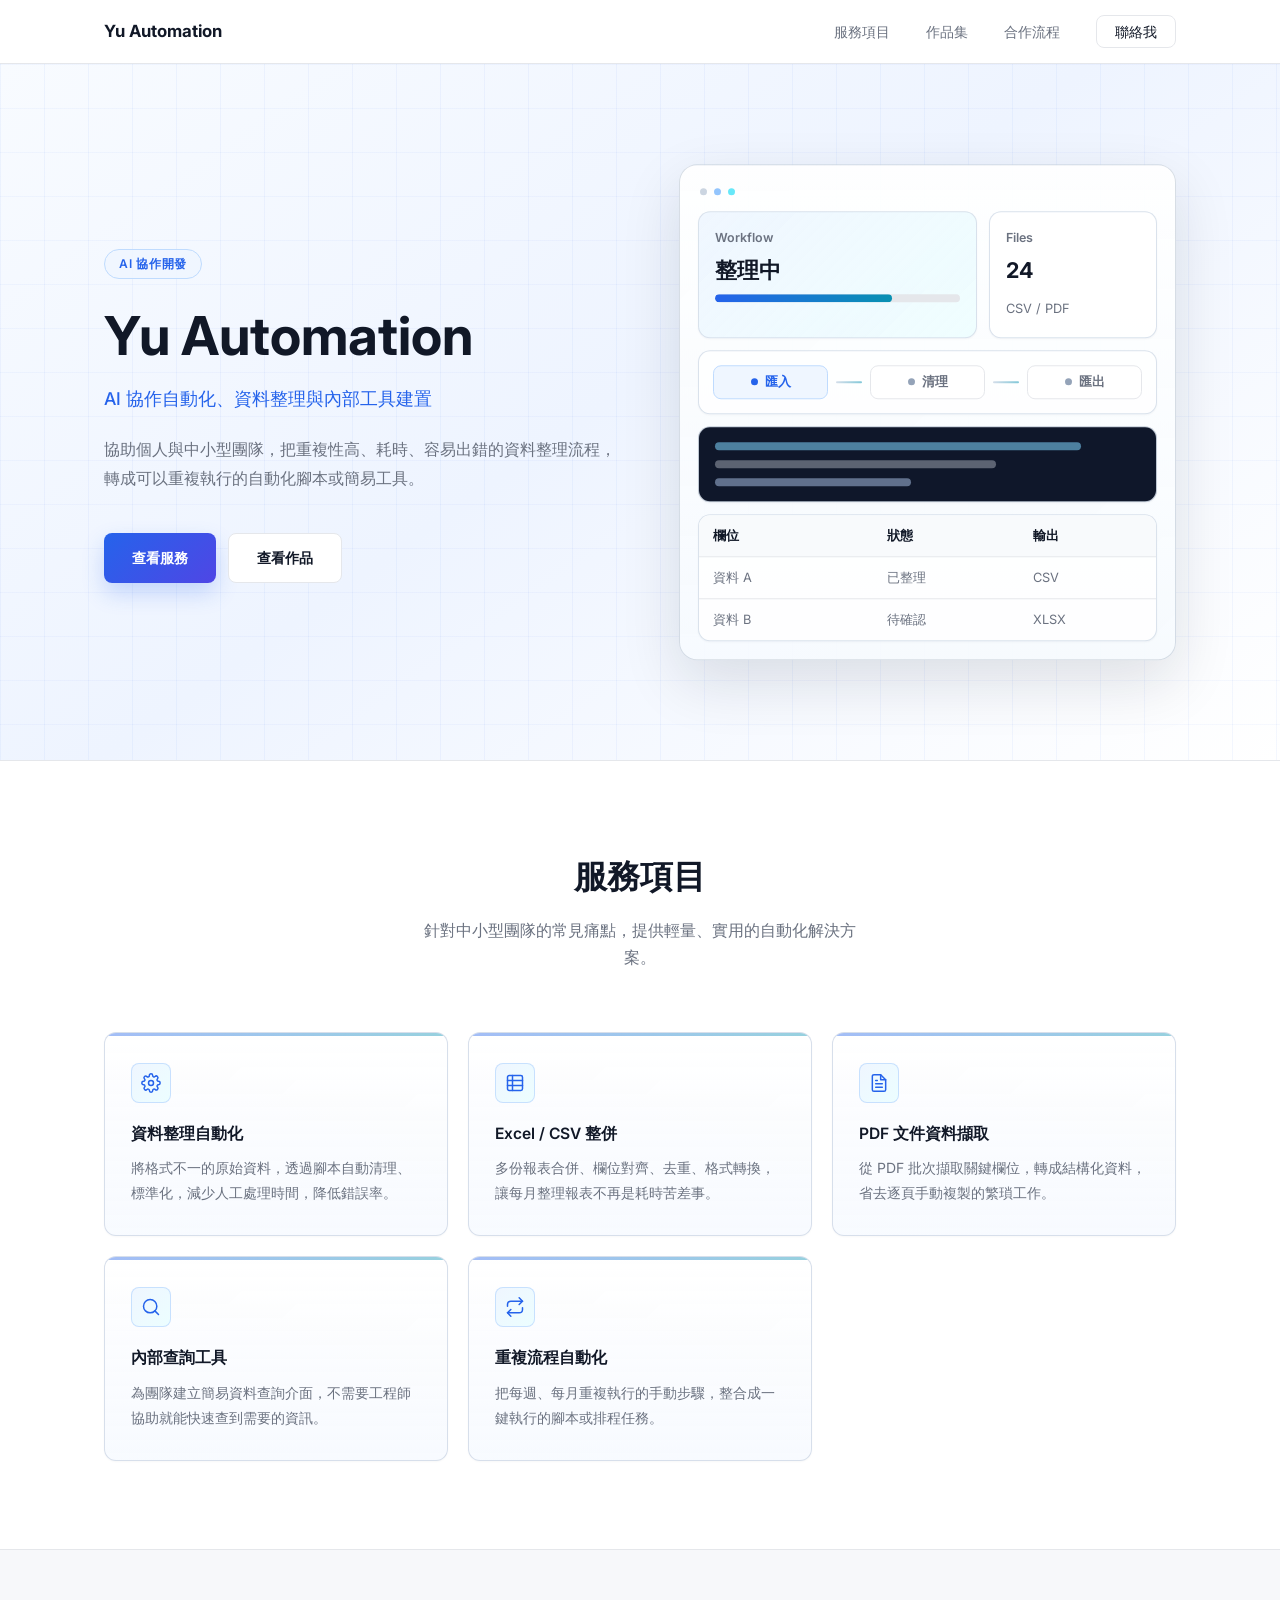
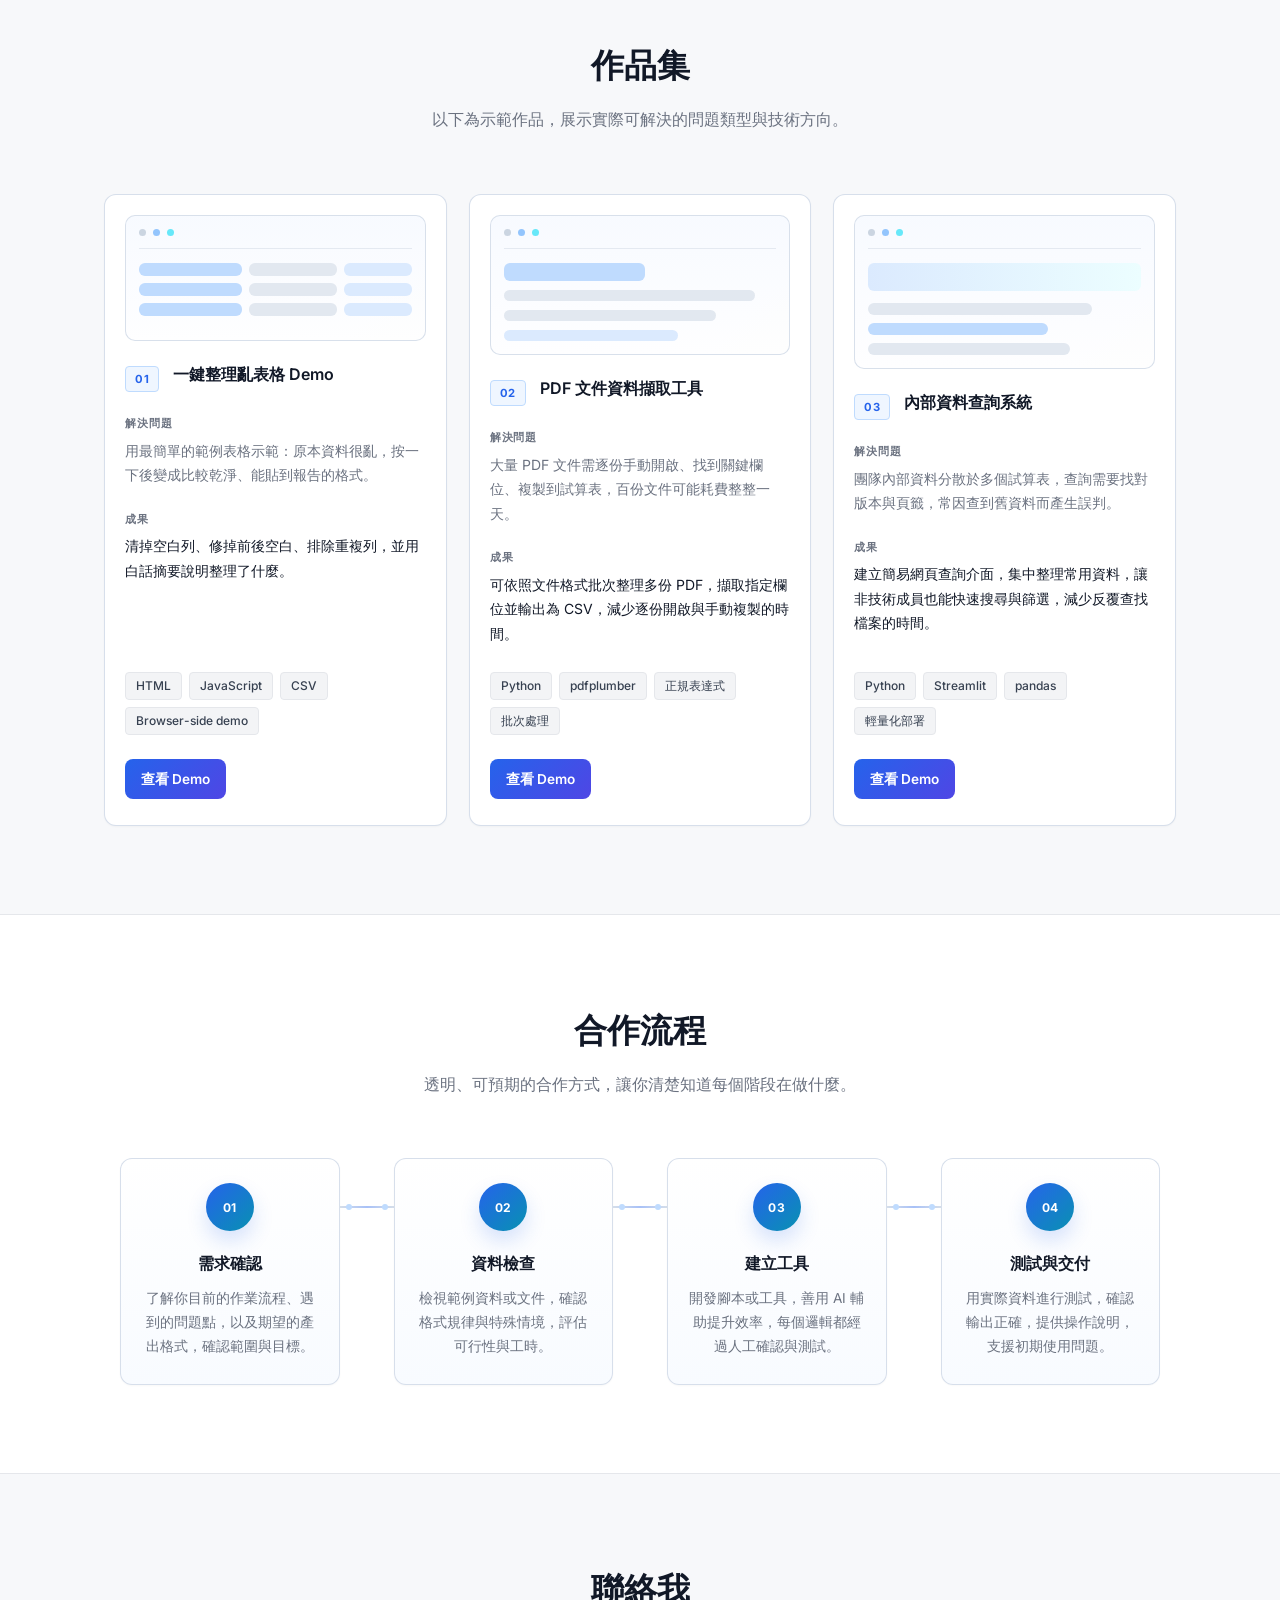
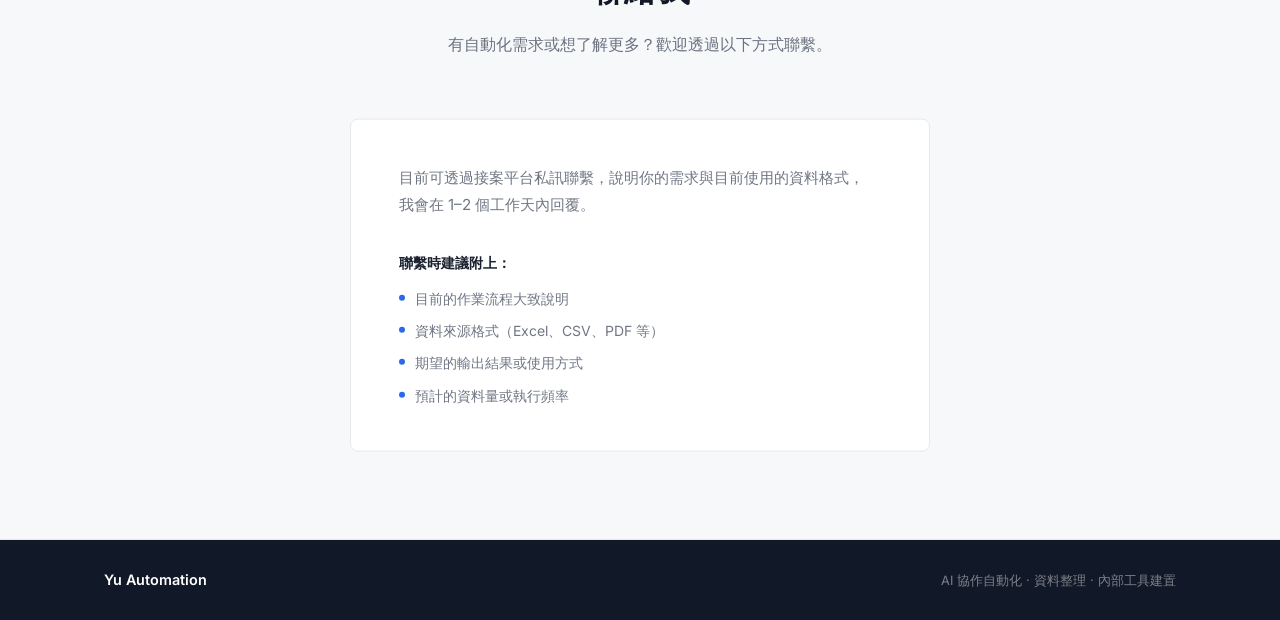
<file: index.html>
<!DOCTYPE html>
<html lang="zh-TW">
<head>
  <meta charset="UTF-8">
  <meta name="viewport" content="width=device-width, initial-scale=1.0">
  <title>Yu Automation — AI 協作自動化與內部工具建置</title>
  <meta name="description" content="Yu Automation 提供 AI 協作自動化、資料整理、Excel/CSV 整併、PDF 文件資料擷取與內部工具建置，協助個人與中小型團隊降低重複性工作成本。">
  <meta name="keywords" content="AI 自動化, 自動化腳本, 資料整理, Excel 整併, CSV 整併, PDF 資料擷取, 內部工具, 網頁設計, Yu Automation">
  <meta name="author" content="Yu Automation">
  <meta name="theme-color" content="#2563eb">
  <meta property="og:title" content="Yu Automation — AI 協作自動化與內部工具建置">
  <meta property="og:description" content="Yu Automation 提供 AI 協作自動化、資料整理、Excel/CSV 整併、PDF 文件資料擷取與內部工具建置，協助個人與中小型團隊降低重複性工作成本。">
  <meta property="og:type" content="website">
  <meta property="og:site_name" content="Yu Automation">
  <meta name="twitter:card" content="summary">
  <meta name="twitter:title" content="Yu Automation — AI 協作自動化與內部工具建置">
  <meta name="twitter:description" content="Yu Automation 提供 AI 協作自動化、資料整理、Excel/CSV 整併、PDF 文件資料擷取與內部工具建置，協助個人與中小型團隊降低重複性工作成本。">
  <link rel="icon" href="assets/favicon.svg" type="image/svg+xml">
  <link rel="preconnect" href="https://fonts.googleapis.com">
  <link rel="preconnect" href="https://fonts.gstatic.com" crossorigin>
  <link href="https://fonts.googleapis.com/css2?family=Inter:wght@300;400;500;600;700&display=swap" rel="stylesheet">
  <link rel="stylesheet" href="style.css">
</head>
<body>

  <!-- Navigation -->
  <nav class="nav" id="nav">
    <div class="container nav-inner">
      <a href="#hero" class="nav-logo">Yu Automation</a>
      <button class="nav-toggle" aria-label="開啟選單" aria-expanded="false" aria-controls="nav-menu">
        <span></span><span></span><span></span>
      </button>
      <ul class="nav-menu" id="nav-menu" role="list">
        <li><a href="#services">服務項目</a></li>
        <li><a href="#portfolio">作品集</a></li>
        <li><a href="#process">合作流程</a></li>
        <li><a href="#contact" class="nav-cta">聯絡我</a></li>
      </ul>
    </div>
  </nav>

  <!-- Hero -->
  <section class="hero" id="hero">
    <div class="container hero-inner">
      <div class="hero-copy">
        <span class="hero-badge">AI 協作開發</span>
        <h1 class="hero-title">Yu Automation</h1>
        <p class="hero-subtitle">AI 協作自動化、資料整理與內部工具建置</p>
        <p class="hero-desc">
          協助個人與中小型團隊，把重複性高、耗時、容易出錯的資料整理流程，
          轉成可以重複執行的自動化腳本或簡易工具。
        </p>
        <div class="hero-actions">
          <a href="#services" class="btn-primary">查看服務</a>
          <a href="#portfolio" class="btn-secondary">查看作品</a>
        </div>
      </div>

      <div class="hero-visual" aria-hidden="true">
        <div class="dashboard-card">
          <div class="dashboard-topbar">
            <span></span>
            <span></span>
            <span></span>
          </div>

          <div class="dashboard-grid">
            <div class="metric-card metric-card--primary">
              <span class="metric-label">Workflow</span>
              <strong>整理中</strong>
              <div class="metric-progress">
                <span></span>
              </div>
            </div>

            <div class="metric-card">
              <span class="metric-label">Files</span>
              <strong>24</strong>
              <small>CSV / PDF</small>
            </div>
          </div>

          <div class="workflow-preview">
            <div class="workflow-node is-active">
              <span></span>
              匯入
            </div>
            <div class="workflow-link"></div>
            <div class="workflow-node">
              <span></span>
              清理
            </div>
            <div class="workflow-link"></div>
            <div class="workflow-node">
              <span></span>
              匯出
            </div>
          </div>

          <div class="code-panel">
            <div class="code-line code-line--wide"></div>
            <div class="code-line"></div>
            <div class="code-line code-line--short"></div>
          </div>

          <div class="table-preview">
            <div class="table-row table-head">
              <span>欄位</span>
              <span>狀態</span>
              <span>輸出</span>
            </div>
            <div class="table-row">
              <span>資料 A</span>
              <span>已整理</span>
              <span>CSV</span>
            </div>
            <div class="table-row">
              <span>資料 B</span>
              <span>待確認</span>
              <span>XLSX</span>
            </div>
          </div>
        </div>
      </div>
    </div>
  </section>

  <!-- Services -->
  <section class="section" id="services">
    <div class="container">
      <div class="section-header">
        <h2 class="section-title">服務項目</h2>
        <p class="section-desc">針對中小型團隊的常見痛點，提供輕量、實用的自動化解決方案。</p>
      </div>
      <div class="services-grid">

        <div class="service-card">
          <div class="service-icon">
            <svg viewBox="0 0 24 24" fill="none" stroke="currentColor" stroke-width="1.8" stroke-linecap="round" stroke-linejoin="round" aria-hidden="true" focusable="false">
              <circle cx="12" cy="12" r="3"/>
              <path d="M19.4 15a1.65 1.65 0 0 0 .33 1.82l.06.06a2 2 0 0 1-2.83 2.83l-.06-.06a1.65 1.65 0 0 0-1.82-.33 1.65 1.65 0 0 0-1 1.51V21a2 2 0 0 1-4 0v-.09A1.65 1.65 0 0 0 9 19.4a1.65 1.65 0 0 0-1.82.33l-.06.06a2 2 0 0 1-2.83-2.83l.06-.06A1.65 1.65 0 0 0 4.68 15a1.65 1.65 0 0 0-1.51-1H3a2 2 0 0 1 0-4h.09A1.65 1.65 0 0 0 4.6 9a1.65 1.65 0 0 0-.33-1.82l-.06-.06a2 2 0 0 1 2.83-2.83l.06.06A1.65 1.65 0 0 0 9 4.68a1.65 1.65 0 0 0 1-1.51V3a2 2 0 0 1 4 0v.09a1.65 1.65 0 0 0 1 1.51 1.65 1.65 0 0 0 1.82-.33l.06-.06a2 2 0 0 1 2.83 2.83l-.06.06A1.65 1.65 0 0 0 19.4 9a1.65 1.65 0 0 0 1.51 1H21a2 2 0 0 1 0 4h-.09a1.65 1.65 0 0 0-1.51 1z"/>
            </svg>
          </div>
          <h3>資料整理自動化</h3>
          <p>將格式不一的原始資料，透過腳本自動清理、標準化，減少人工處理時間，降低錯誤率。</p>
        </div>

        <div class="service-card">
          <div class="service-icon">
            <svg viewBox="0 0 24 24" fill="none" stroke="currentColor" stroke-width="1.8" stroke-linecap="round" stroke-linejoin="round" aria-hidden="true" focusable="false">
              <rect x="3" y="3" width="18" height="18" rx="2"/>
              <path d="M3 9h18M3 15h18M9 3v18"/>
            </svg>
          </div>
          <h3>Excel / CSV 整併</h3>
          <p>多份報表合併、欄位對齊、去重、格式轉換，讓每月整理報表不再是耗時苦差事。</p>
        </div>

        <div class="service-card">
          <div class="service-icon">
            <svg viewBox="0 0 24 24" fill="none" stroke="currentColor" stroke-width="1.8" stroke-linecap="round" stroke-linejoin="round" aria-hidden="true" focusable="false">
              <path d="M14 2H6a2 2 0 0 0-2 2v16a2 2 0 0 0 2 2h12a2 2 0 0 0 2-2V8z"/>
              <polyline points="14 2 14 8 20 8"/>
              <line x1="16" y1="13" x2="8" y2="13"/>
              <line x1="16" y1="17" x2="8" y2="17"/>
              <polyline points="10 9 9 9 8 9"/>
            </svg>
          </div>
          <h3>PDF 文件資料擷取</h3>
          <p>從 PDF 批次擷取關鍵欄位，轉成結構化資料，省去逐頁手動複製的繁瑣工作。</p>
        </div>

        <div class="service-card">
          <div class="service-icon">
            <svg viewBox="0 0 24 24" fill="none" stroke="currentColor" stroke-width="1.8" stroke-linecap="round" stroke-linejoin="round" aria-hidden="true" focusable="false">
              <circle cx="11" cy="11" r="8"/>
              <line x1="21" y1="21" x2="16.65" y2="16.65"/>
            </svg>
          </div>
          <h3>內部查詢工具</h3>
          <p>為團隊建立簡易資料查詢介面，不需要工程師協助就能快速查到需要的資訊。</p>
        </div>

        <div class="service-card">
          <div class="service-icon">
            <svg viewBox="0 0 24 24" fill="none" stroke="currentColor" stroke-width="1.8" stroke-linecap="round" stroke-linejoin="round" aria-hidden="true" focusable="false">
              <polyline points="17 1 21 5 17 9"/>
              <path d="M3 11V9a4 4 0 0 1 4-4h14"/>
              <polyline points="7 23 3 19 7 15"/>
              <path d="M21 13v2a4 4 0 0 1-4 4H3"/>
            </svg>
          </div>
          <h3>重複流程自動化</h3>
          <p>把每週、每月重複執行的手動步驟，整合成一鍵執行的腳本或排程任務。</p>
        </div>

      </div>
    </div>
  </section>

  <!-- Portfolio -->
  <section class="section section-alt" id="portfolio">
    <div class="container">
      <div class="section-header">
        <h2 class="section-title">作品集</h2>
        <p class="section-desc">以下為示範作品，展示實際可解決的問題類型與技術方向。</p>
      </div>
      <div class="portfolio-grid">

        <article class="portfolio-card">
          <div class="portfolio-preview preview-sheet" aria-hidden="true">
            <div class="preview-toolbar">
              <span></span>
              <span></span>
              <span></span>
            </div>
            <div class="preview-table-grid">
              <span></span><span></span><span></span>
              <span></span><span></span><span></span>
              <span></span><span></span><span></span>
            </div>
          </div>
          <div class="portfolio-card-top">
            <span class="portfolio-number">01</span>
            <h3 class="portfolio-title">一鍵整理亂表格 Demo</h3>
          </div>
          <div class="portfolio-block">
            <span class="block-label">解決問題</span>
            <p>用最簡單的範例表格示範：原本資料很亂，按一下後變成比較乾淨、能貼到報告的格式。</p>
          </div>
          <div class="portfolio-block portfolio-block--result">
            <span class="block-label">成果</span>
            <p>清掉空白列、修掉前後空白、排除重複列，並用白話摘要說明整理了什麼。</p>
          </div>
          <div class="portfolio-tags">
            <span class="tag">HTML</span>
            <span class="tag">JavaScript</span>
            <span class="tag">CSV</span>
            <span class="tag">Browser-side demo</span>
          </div>
          <div class="portfolio-actions">
            <a href="projects/excel-csv-cleaner.html" class="portfolio-demo-link">查看 Demo</a>
          </div>
        </article>

        <article class="portfolio-card">
          <div class="portfolio-preview preview-document" aria-hidden="true">
            <div class="preview-toolbar">
              <span></span>
              <span></span>
              <span></span>
            </div>
            <div class="preview-doc-layout">
              <span></span>
              <span></span>
              <span></span>
              <span></span>
            </div>
          </div>
          <div class="portfolio-card-top">
            <span class="portfolio-number">02</span>
            <h3 class="portfolio-title">PDF 文件資料擷取工具</h3>
          </div>
          <div class="portfolio-block">
            <span class="block-label">解決問題</span>
            <p>大量 PDF 文件需逐份手動開啟、找到關鍵欄位、複製到試算表，百份文件可能耗費整整一天。</p>
          </div>
          <div class="portfolio-block portfolio-block--result">
            <span class="block-label">成果</span>
            <p>可依照文件格式批次整理多份 PDF，擷取指定欄位並輸出為 CSV，減少逐份開啟與手動複製的時間。</p>
          </div>
          <div class="portfolio-tags">
            <span class="tag">Python</span>
            <span class="tag">pdfplumber</span>
            <span class="tag">正規表達式</span>
            <span class="tag">批次處理</span>
          </div>
          <div class="portfolio-actions">
            <a href="projects/pdf-extractor.html" class="portfolio-demo-link">查看 Demo</a>
          </div>
        </article>

        <article class="portfolio-card">
          <div class="portfolio-preview preview-search" aria-hidden="true">
            <div class="preview-toolbar">
              <span></span>
              <span></span>
              <span></span>
            </div>
            <div class="preview-search-bar"></div>
            <div class="preview-result-list">
              <span></span>
              <span></span>
              <span></span>
            </div>
          </div>
          <div class="portfolio-card-top">
            <span class="portfolio-number">03</span>
            <h3 class="portfolio-title">內部資料查詢系統</h3>
          </div>
          <div class="portfolio-block">
            <span class="block-label">解決問題</span>
            <p>團隊內部資料分散於多個試算表，查詢需要找對版本與頁籤，常因查到舊資料而產生誤判。</p>
          </div>
          <div class="portfolio-block portfolio-block--result">
            <span class="block-label">成果</span>
            <p>建立簡易網頁查詢介面，集中整理常用資料，讓非技術成員也能快速搜尋與篩選，減少反覆查找檔案的時間。</p>
          </div>
          <div class="portfolio-tags">
            <span class="tag">Python</span>
            <span class="tag">Streamlit</span>
            <span class="tag">pandas</span>
            <span class="tag">輕量化部署</span>
          </div>
          <div class="portfolio-actions">
            <a href="projects/internal-search-system.html" class="portfolio-demo-link">查看 Demo</a>
          </div>
        </article>

      </div>
    </div>
  </section>

  <!-- Process -->
  <section class="section" id="process">
    <div class="container">
      <div class="section-header">
        <h2 class="section-title">合作流程</h2>
        <p class="section-desc">透明、可預期的合作方式，讓你清楚知道每個階段在做什麼。</p>
      </div>
      <div class="process-steps">

        <div class="process-step">
          <div class="step-dot">
            <span class="step-number">01</span>
          </div>
          <div class="step-body">
            <h3>需求確認</h3>
            <p>了解你目前的作業流程、遇到的問題點，以及期望的產出格式，確認範圍與目標。</p>
          </div>
        </div>

        <div class="process-line"></div>

        <div class="process-step">
          <div class="step-dot">
            <span class="step-number">02</span>
          </div>
          <div class="step-body">
            <h3>資料檢查</h3>
            <p>檢視範例資料或文件，確認格式規律與特殊情境，評估可行性與工時。</p>
          </div>
        </div>

        <div class="process-line"></div>

        <div class="process-step">
          <div class="step-dot">
            <span class="step-number">03</span>
          </div>
          <div class="step-body">
            <h3>建立工具</h3>
            <p>開發腳本或工具，善用 AI 輔助提升效率，每個邏輯都經過人工確認與測試。</p>
          </div>
        </div>

        <div class="process-line"></div>

        <div class="process-step">
          <div class="step-dot">
            <span class="step-number">04</span>
          </div>
          <div class="step-body">
            <h3>測試與交付</h3>
            <p>用實際資料進行測試，確認輸出正確，提供操作說明，支援初期使用問題。</p>
          </div>
        </div>

      </div>
    </div>
  </section>

  <!-- Contact -->
  <section class="section section-alt" id="contact">
    <div class="container">
      <div class="section-header">
        <h2 class="section-title">聯絡我</h2>
        <p class="section-desc">有自動化需求或想了解更多？歡迎透過以下方式聯繫。</p>
      </div>
      <div class="contact-box">
        <p class="contact-note">
          目前可透過接案平台私訊聯繫，說明你的需求與目前使用的資料格式，
          我會在 1–2 個工作天內回覆。
        </p>
        <div class="contact-checklist">
          <h4>聯繫時建議附上：</h4>
          <ul>
            <li>目前的作業流程大致說明</li>
            <li>資料來源格式（Excel、CSV、PDF 等）</li>
            <li>期望的輸出結果或使用方式</li>
            <li>預計的資料量或執行頻率</li>
          </ul>
        </div>
      </div>
    </div>
  </section>

  <!-- Footer -->
  <footer class="footer">
    <div class="container footer-inner">
      <span class="footer-brand">Yu Automation</span>
      <span class="footer-tagline">AI 協作自動化 · 資料整理 · 內部工具建置</span>
    </div>
  </footer>

  <script src="https://cdn.jsdelivr.net/npm/gsap@3/dist/gsap.min.js"></script>
  <script src="app.js"></script>
</body>
</html>
</file>
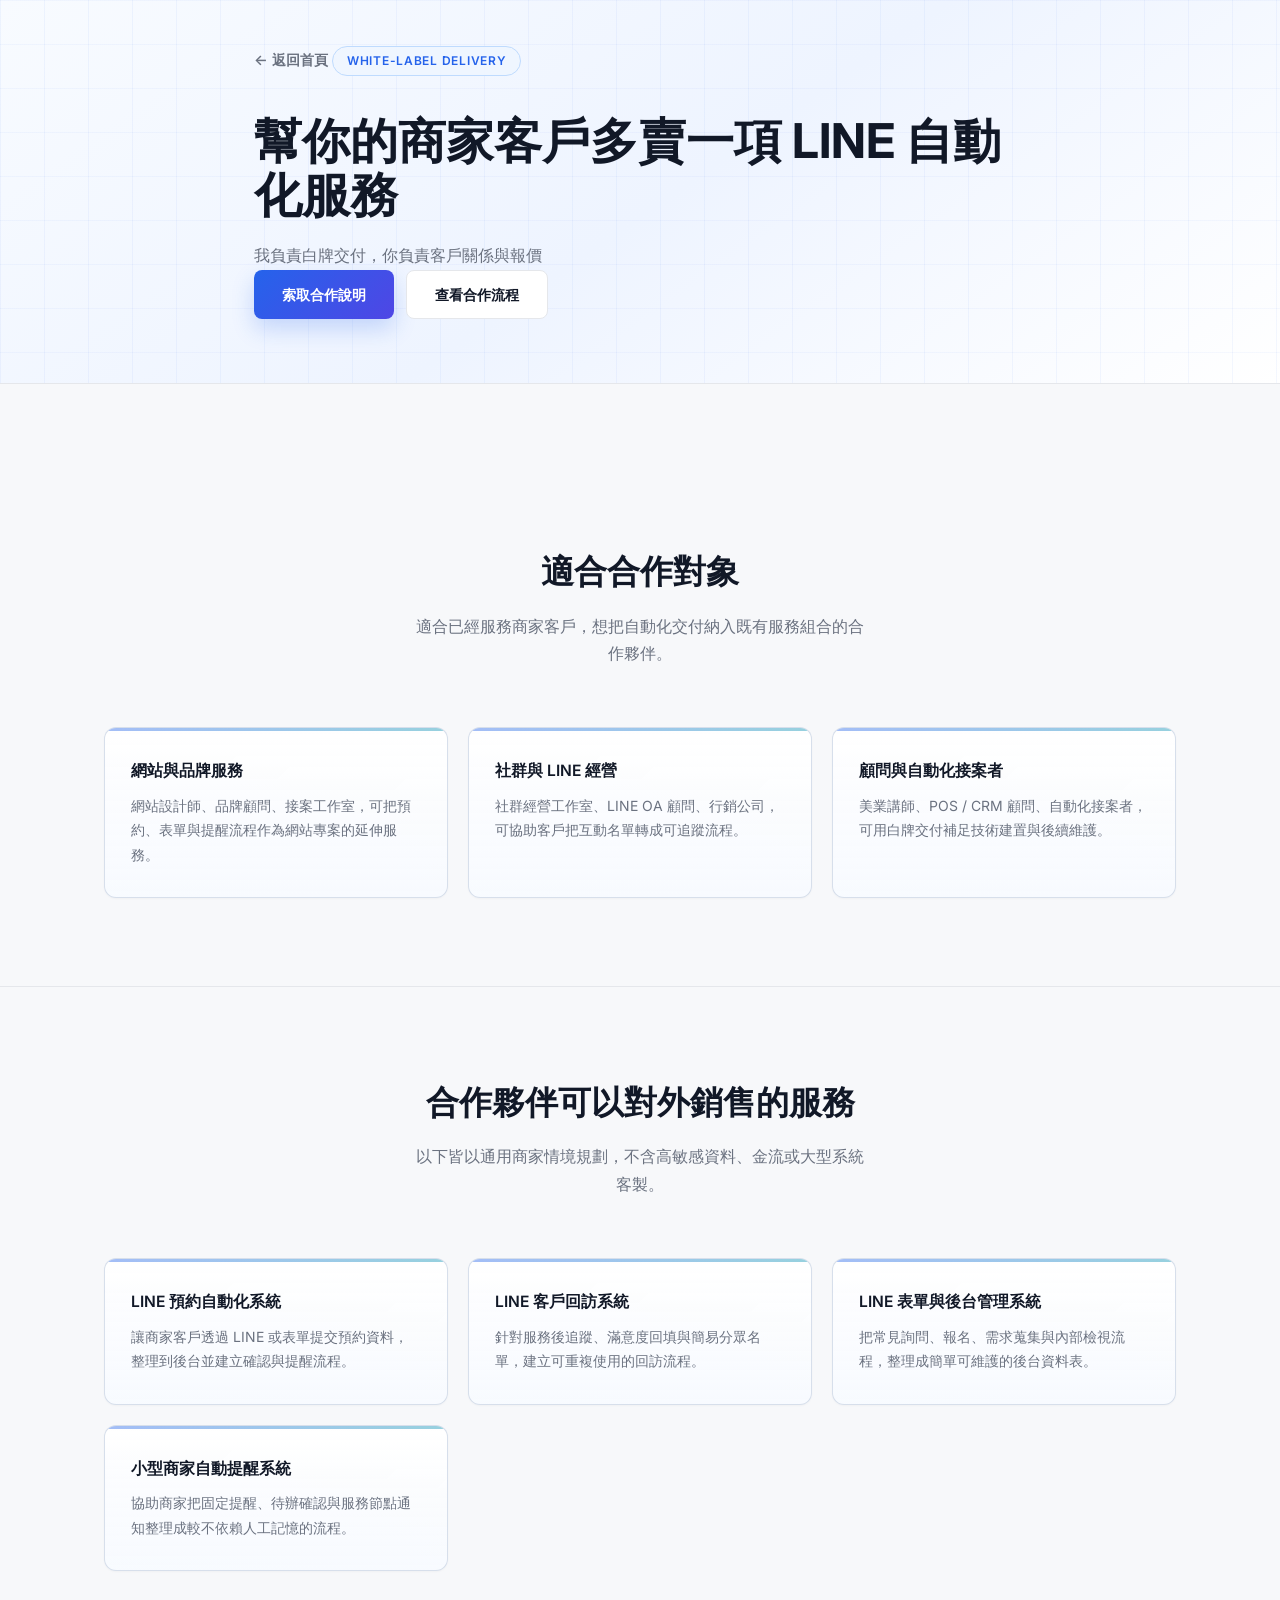
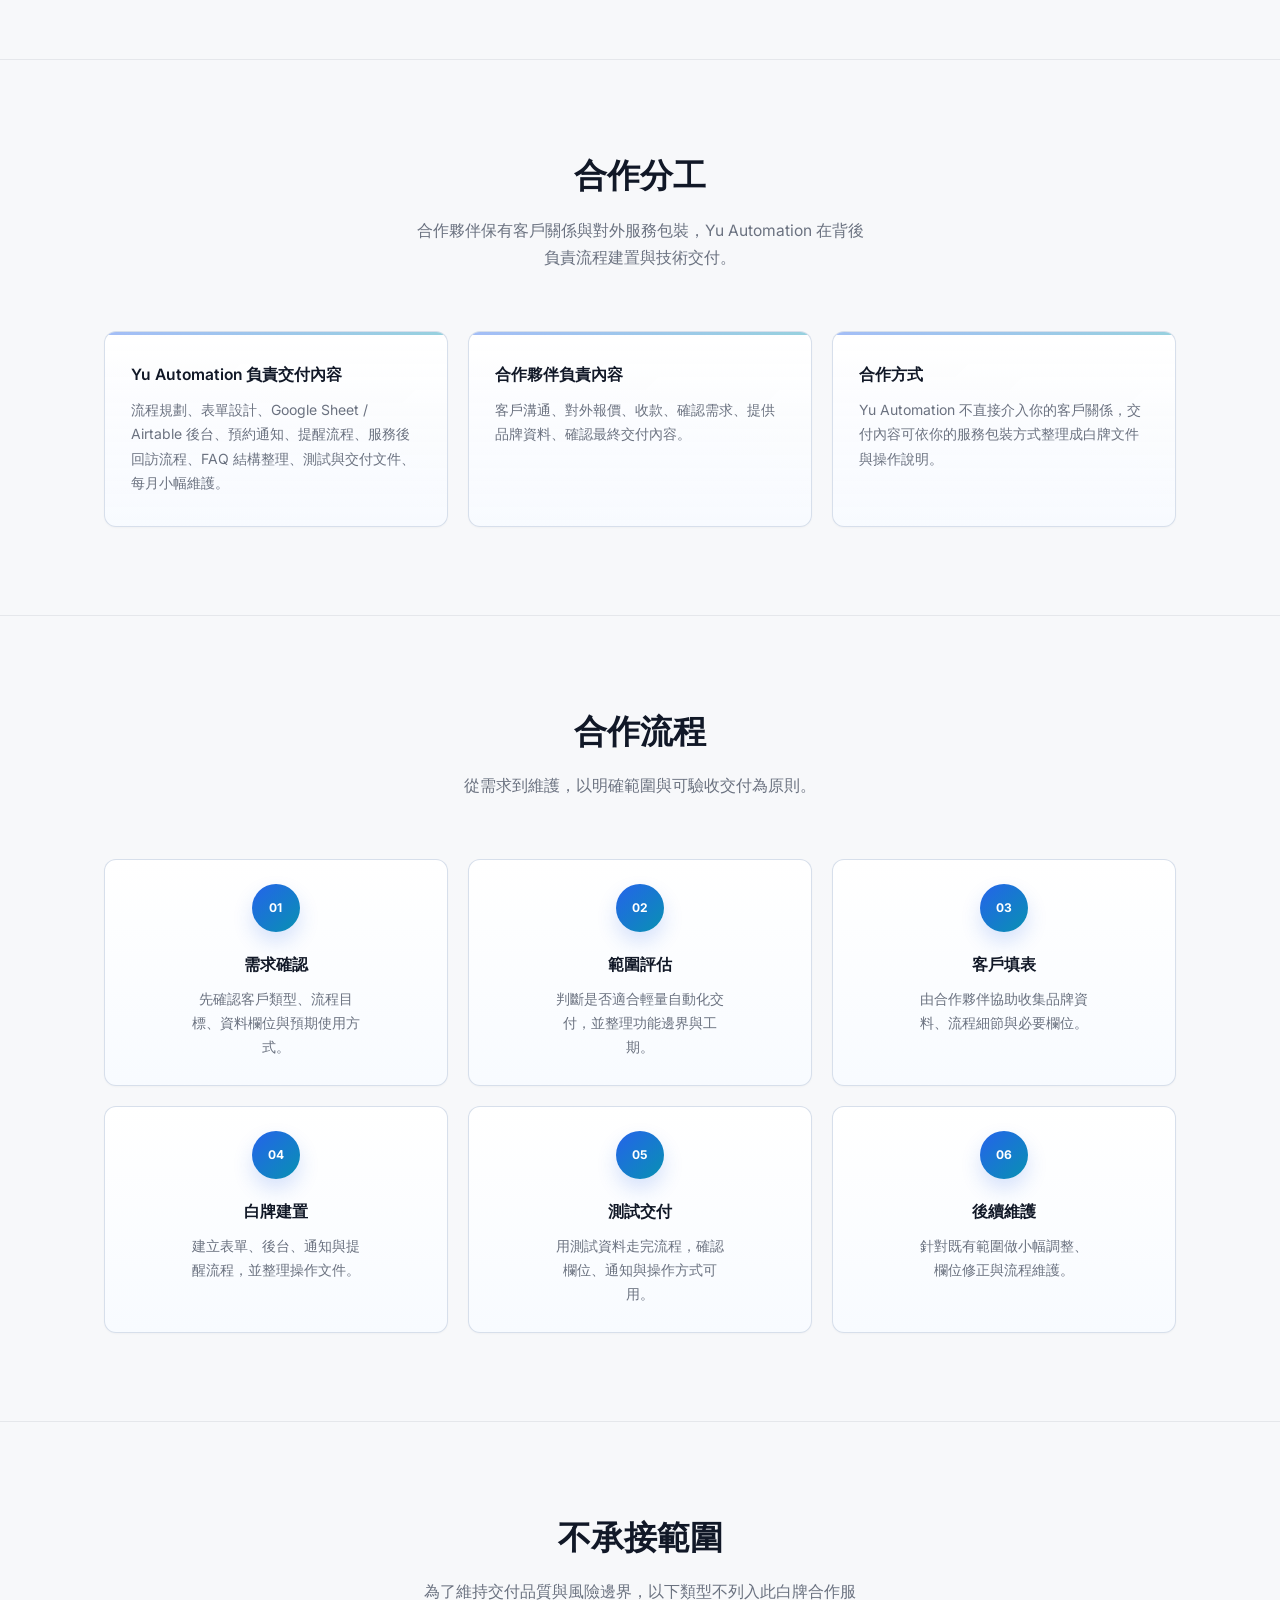
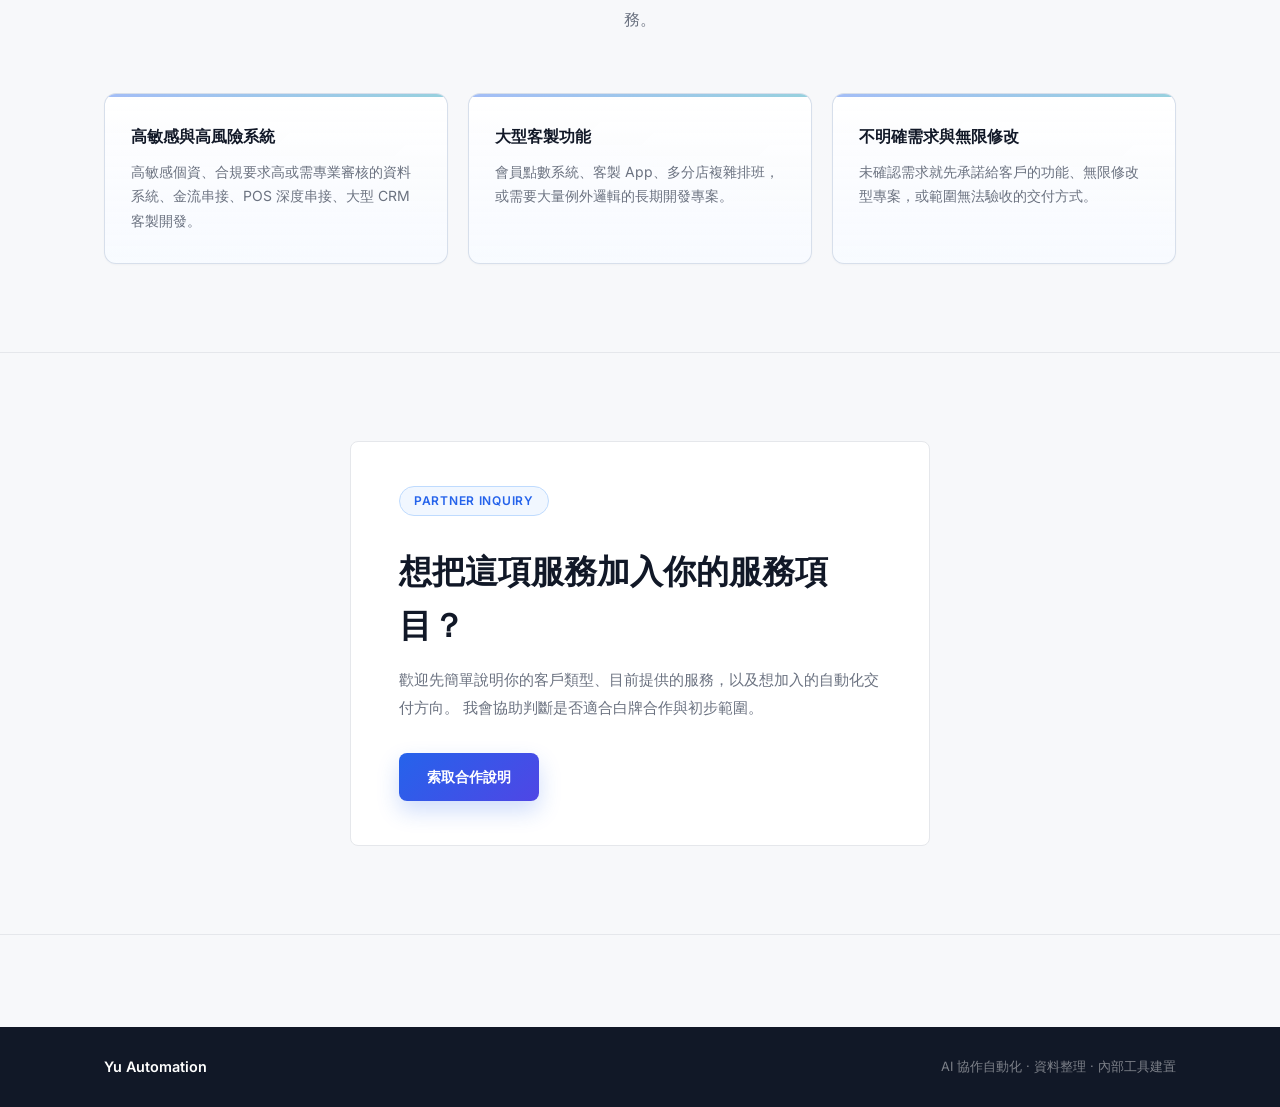
<file: partner-automation.html>
<!DOCTYPE html>
<html lang="zh-TW">
<head>
  <meta charset="UTF-8">
  <meta name="viewport" content="width=device-width, initial-scale=1.0">
  <title>Yu Automation｜白牌自動化交付合作</title>
  <meta name="robots" content="noindex, nofollow">
  <meta name="description" content="Yu Automation 提供白牌 LINE 預約、提醒、回訪、表單與後台自動化交付合作，協助網站設計師、社群工作室與顧問擴充服務項目。">
  <meta property="og:title" content="Yu Automation｜白牌自動化交付合作">
  <meta property="og:description" content="Yu Automation 提供白牌 LINE 預約、提醒、回訪、表單與後台自動化交付合作，協助網站設計師、社群工作室與顧問擴充服務項目。">
  <meta property="og:type" content="website">
  <meta property="og:site_name" content="Yu Automation">
  <meta name="twitter:card" content="summary">
  <meta name="twitter:title" content="Yu Automation｜白牌自動化交付合作">
  <meta name="twitter:description" content="Yu Automation 提供白牌 LINE 預約、提醒、回訪、表單與後台自動化交付合作，協助網站設計師、社群工作室與顧問擴充服務項目。">
  <link rel="icon" href="assets/favicon.svg" type="image/svg+xml">
  <link rel="preconnect" href="https://fonts.googleapis.com">
  <link rel="preconnect" href="https://fonts.gstatic.com" crossorigin>
  <link href="https://fonts.googleapis.com/css2?family=Inter:wght@300;400;500;600;700&display=swap" rel="stylesheet">
  <link rel="stylesheet" href="style.css">
  <style>
    .partner-page .demo-title,
    .partner-page .section-title,
    .partner-page .section-desc,
    .partner-page .service-card,
    .partner-page .process-step {
      min-width: 0;
      overflow-wrap: anywhere;
      word-break: break-word;
    }

    @media (max-width: 680px) {
      .partner-page .demo-title {
        font-size: 2rem;
      }

      .partner-page .section-title {
        font-size: 1.6rem;
      }

      .partner-page .hero-actions {
        flex-direction: column;
        align-items: stretch;
      }

      .partner-page .btn-primary,
      .partner-page .btn-secondary {
        width: 100%;
      }
    }
  </style>
</head>
<body class="demo-page partner-page">
  <header class="demo-header">
    <div class="container demo-header-inner">
      <a href="index.html" class="demo-back">&larr; 返回首頁</a>
      <span class="hero-badge">White-label Delivery</span>
      <h1 class="demo-title">幫你的商家客戶多賣一項 LINE 自動化服務</h1>
      <p class="demo-lede">我負責白牌交付，你負責客戶關係與報價</p>
      <div class="hero-actions">
        <a href="partner-collaboration-brief.html" class="btn-primary">索取合作說明</a>
        <a href="#process" class="btn-secondary">查看合作流程</a>
      </div>
    </div>
  </header>

  <main class="demo-main">
    <section class="section" aria-labelledby="partner-fit-title">
      <div class="container">
        <div class="section-header">
          <h2 class="section-title" id="partner-fit-title">適合合作對象</h2>
          <p class="section-desc">適合已經服務商家客戶，想把自動化交付納入既有服務組合的合作夥伴。</p>
        </div>
        <div class="services-grid">
          <article class="service-card">
            <h3>網站與品牌服務</h3>
            <p>網站設計師、品牌顧問、接案工作室，可把預約、表單與提醒流程作為網站專案的延伸服務。</p>
          </article>
          <article class="service-card">
            <h3>社群與 LINE 經營</h3>
            <p>社群經營工作室、LINE OA 顧問、行銷公司，可協助客戶把互動名單轉成可追蹤流程。</p>
          </article>
          <article class="service-card">
            <h3>顧問與自動化接案者</h3>
            <p>美業講師、POS / CRM 顧問、自動化接案者，可用白牌交付補足技術建置與後續維護。</p>
          </article>
        </div>
      </div>
    </section>

    <section class="section section-alt" aria-labelledby="partner-services-title">
      <div class="container">
        <div class="section-header">
          <h2 class="section-title" id="partner-services-title">合作夥伴可以對外銷售的服務</h2>
          <p class="section-desc">以下皆以通用商家情境規劃，不含高敏感資料、金流或大型系統客製。</p>
        </div>
        <div class="services-grid">
          <article class="service-card">
            <h3>LINE 預約自動化系統</h3>
            <p>讓商家客戶透過 LINE 或表單提交預約資料，整理到後台並建立確認與提醒流程。</p>
          </article>
          <article class="service-card">
            <h3>LINE 客戶回訪系統</h3>
            <p>針對服務後追蹤、滿意度回填與簡易分眾名單，建立可重複使用的回訪流程。</p>
          </article>
          <article class="service-card">
            <h3>LINE 表單與後台管理系統</h3>
            <p>把常見詢問、報名、需求蒐集與內部檢視流程，整理成簡單可維護的後台資料表。</p>
          </article>
          <article class="service-card">
            <h3>小型商家自動提醒系統</h3>
            <p>協助商家把固定提醒、待辦確認與服務節點通知整理成較不依賴人工記憶的流程。</p>
          </article>
        </div>
      </div>
    </section>

    <section class="section" aria-labelledby="partner-roles-title">
      <div class="container">
        <div class="section-header">
          <h2 class="section-title" id="partner-roles-title">合作分工</h2>
          <p class="section-desc">合作夥伴保有客戶關係與對外服務包裝，Yu Automation 在背後負責流程建置與技術交付。</p>
        </div>
        <div class="services-grid">
          <article class="service-card">
            <h3>Yu Automation 負責交付內容</h3>
            <p>流程規劃、表單設計、Google Sheet / Airtable 後台、預約通知、提醒流程、服務後回訪流程、FAQ 結構整理、測試與交付文件、每月小幅維護。</p>
          </article>
          <article class="service-card">
            <h3>合作夥伴負責內容</h3>
            <p>客戶溝通、對外報價、收款、確認需求、提供品牌資料、確認最終交付內容。</p>
          </article>
          <article class="service-card">
            <h3>合作方式</h3>
            <p>Yu Automation 不直接介入你的客戶關係，交付內容可依你的服務包裝方式整理成白牌文件與操作說明。</p>
          </article>
        </div>
      </div>
    </section>

    <section class="section section-alt" id="process" aria-labelledby="partner-process-title">
      <div class="container">
        <div class="section-header">
          <h2 class="section-title" id="partner-process-title">合作流程</h2>
          <p class="section-desc">從需求到維護，以明確範圍與可驗收交付為原則。</p>
        </div>
        <div class="services-grid">
          <article class="process-step">
            <div class="step-dot"><span class="step-number">01</span></div>
            <div class="step-body">
              <h3>需求確認</h3>
              <p>先確認客戶類型、流程目標、資料欄位與預期使用方式。</p>
            </div>
          </article>
          <article class="process-step">
            <div class="step-dot"><span class="step-number">02</span></div>
            <div class="step-body">
              <h3>範圍評估</h3>
              <p>判斷是否適合輕量自動化交付，並整理功能邊界與工期。</p>
            </div>
          </article>
          <article class="process-step">
            <div class="step-dot"><span class="step-number">03</span></div>
            <div class="step-body">
              <h3>客戶填表</h3>
              <p>由合作夥伴協助收集品牌資料、流程細節與必要欄位。</p>
            </div>
          </article>
          <article class="process-step">
            <div class="step-dot"><span class="step-number">04</span></div>
            <div class="step-body">
              <h3>白牌建置</h3>
              <p>建立表單、後台、通知與提醒流程，並整理操作文件。</p>
            </div>
          </article>
          <article class="process-step">
            <div class="step-dot"><span class="step-number">05</span></div>
            <div class="step-body">
              <h3>測試交付</h3>
              <p>用測試資料走完流程，確認欄位、通知與操作方式可用。</p>
            </div>
          </article>
          <article class="process-step">
            <div class="step-dot"><span class="step-number">06</span></div>
            <div class="step-body">
              <h3>後續維護</h3>
              <p>針對既有範圍做小幅調整、欄位修正與流程維護。</p>
            </div>
          </article>
        </div>
      </div>
    </section>

    <section class="section" aria-labelledby="partner-limits-title">
      <div class="container">
        <div class="section-header">
          <h2 class="section-title" id="partner-limits-title">不承接範圍</h2>
          <p class="section-desc">為了維持交付品質與風險邊界，以下類型不列入此白牌合作服務。</p>
        </div>
        <div class="services-grid">
          <article class="service-card">
            <h3>高敏感與高風險系統</h3>
            <p>高敏感個資、合規要求高或需專業審核的資料系統、金流串接、POS 深度串接、大型 CRM 客製開發。</p>
          </article>
          <article class="service-card">
            <h3>大型客製功能</h3>
            <p>會員點數系統、客製 App、多分店複雜排班，或需要大量例外邏輯的長期開發專案。</p>
          </article>
          <article class="service-card">
            <h3>不明確需求與無限修改</h3>
            <p>未確認需求就先承諾給客戶的功能、無限修改型專案，或範圍無法驗收的交付方式。</p>
          </article>
        </div>
      </div>
    </section>

    <section class="section section-alt" aria-labelledby="partner-cta-title">
      <div class="container">
        <div class="contact-box">
          <span class="hero-badge">Partner Inquiry</span>
          <h2 class="section-title" id="partner-cta-title">想把這項服務加入你的服務項目？</h2>
          <p class="contact-note">
            歡迎先簡單說明你的客戶類型、目前提供的服務，以及想加入的自動化交付方向。
            我會協助判斷是否適合白牌合作與初步範圍。
          </p>
          <a href="partner-collaboration-brief.html" class="btn-primary">索取合作說明</a>
        </div>
      </div>
    </section>
  </main>

  <footer class="footer">
    <div class="container footer-inner">
      <span class="footer-brand">Yu Automation</span>
      <span class="footer-tagline">AI 協作自動化 · 資料整理 · 內部工具建置</span>
    </div>
  </footer>
</body>
</html>
</file>
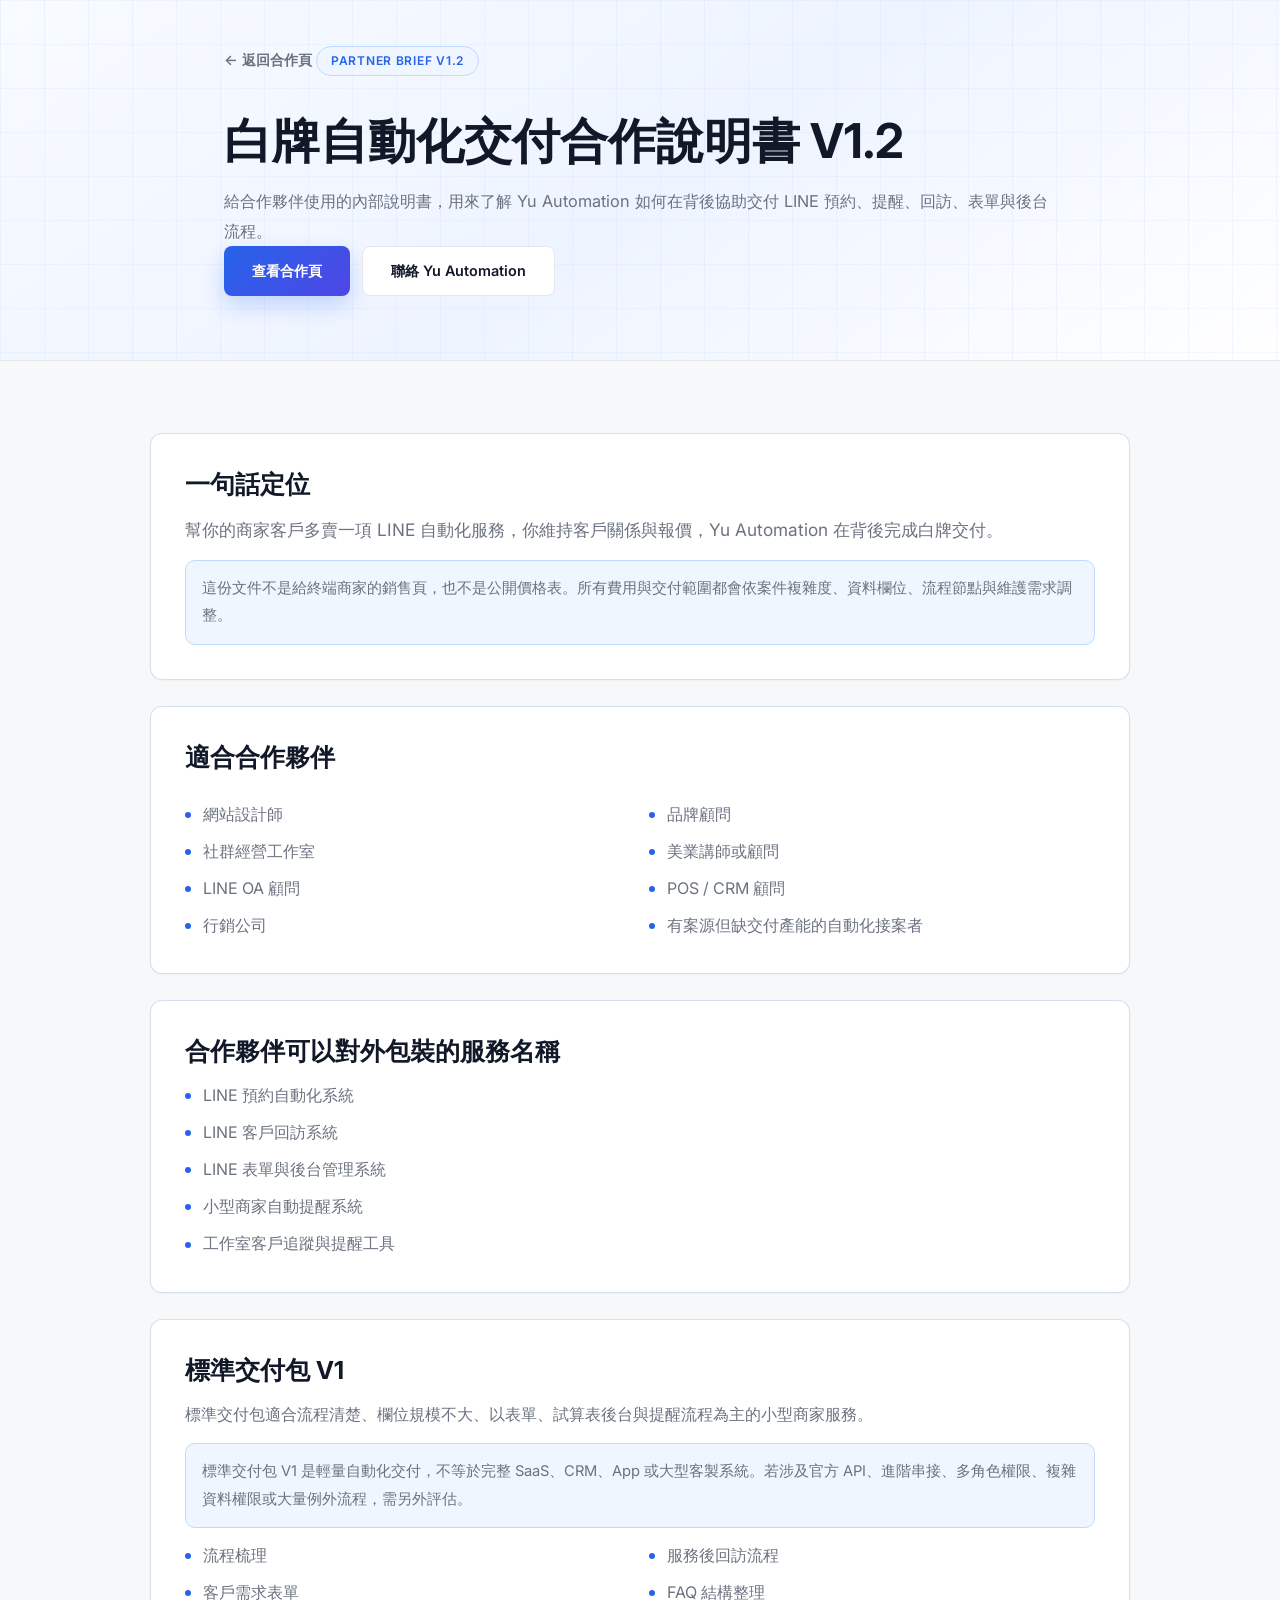
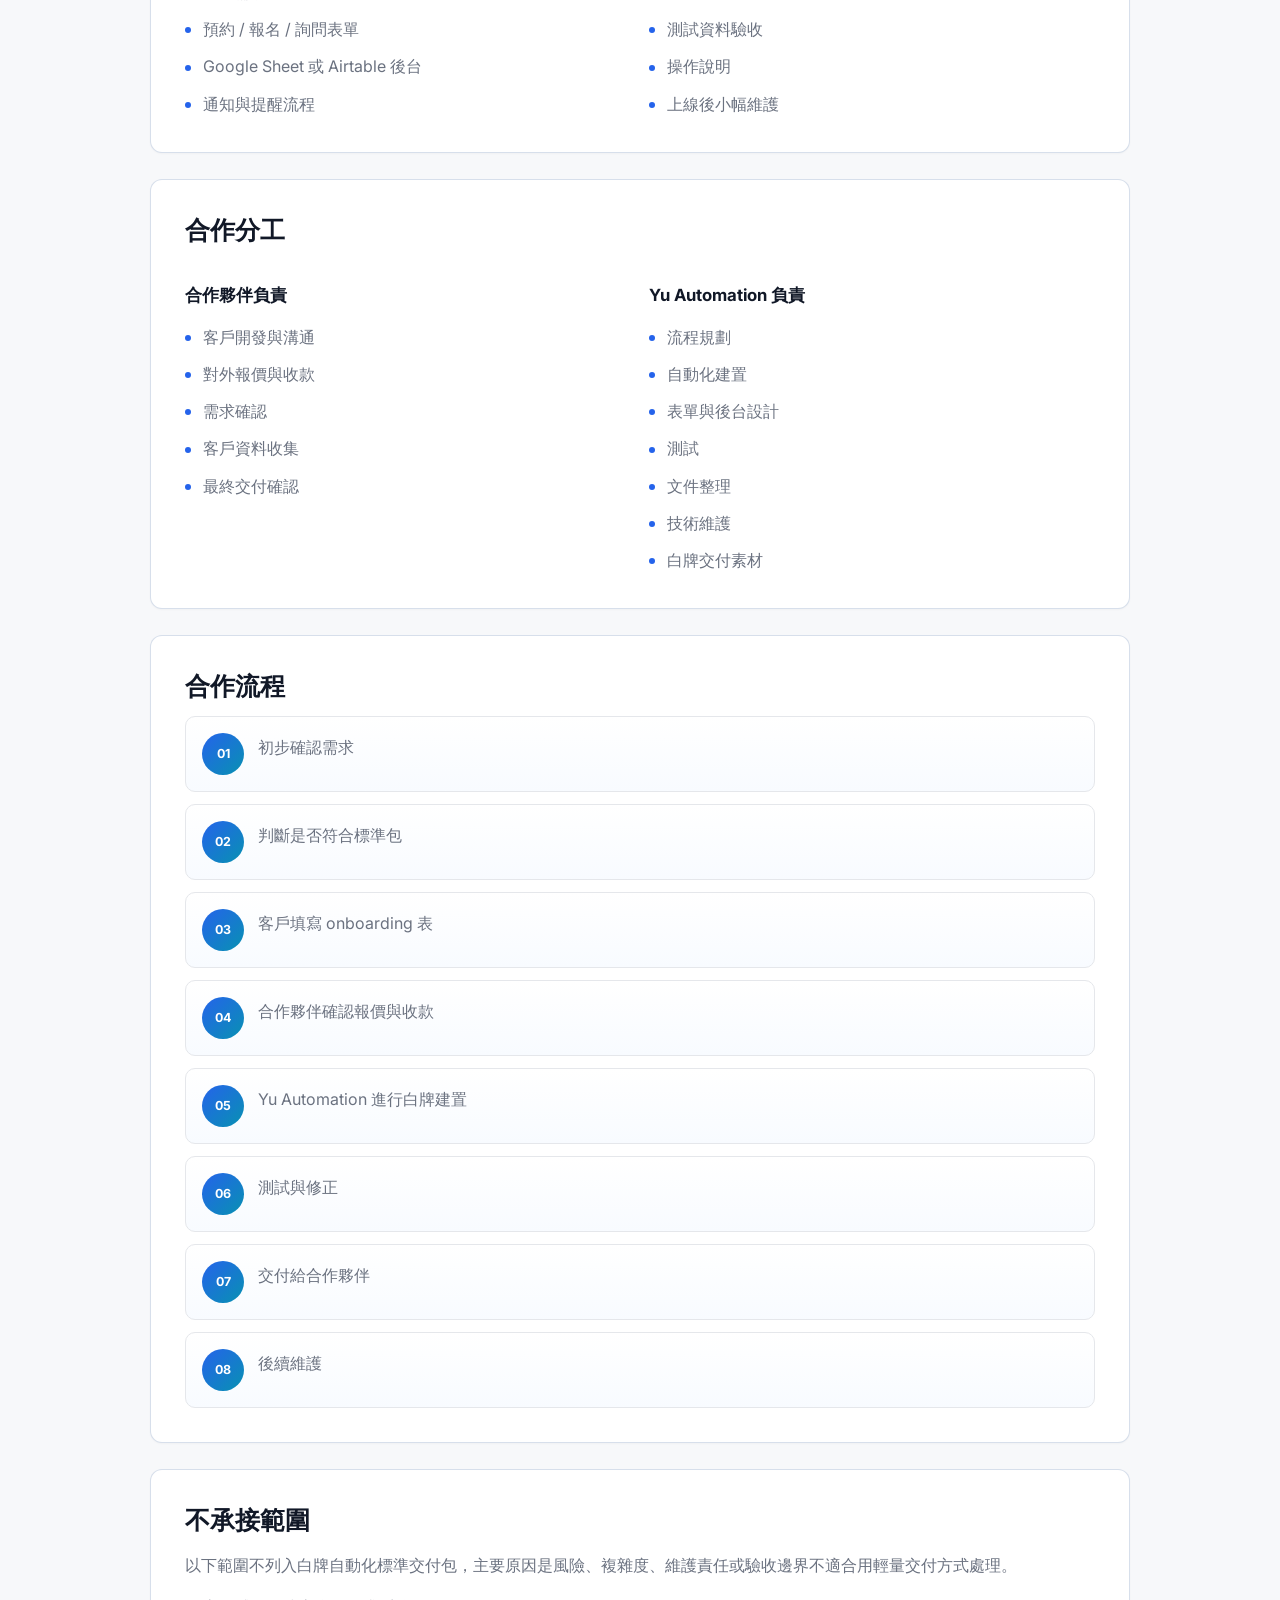
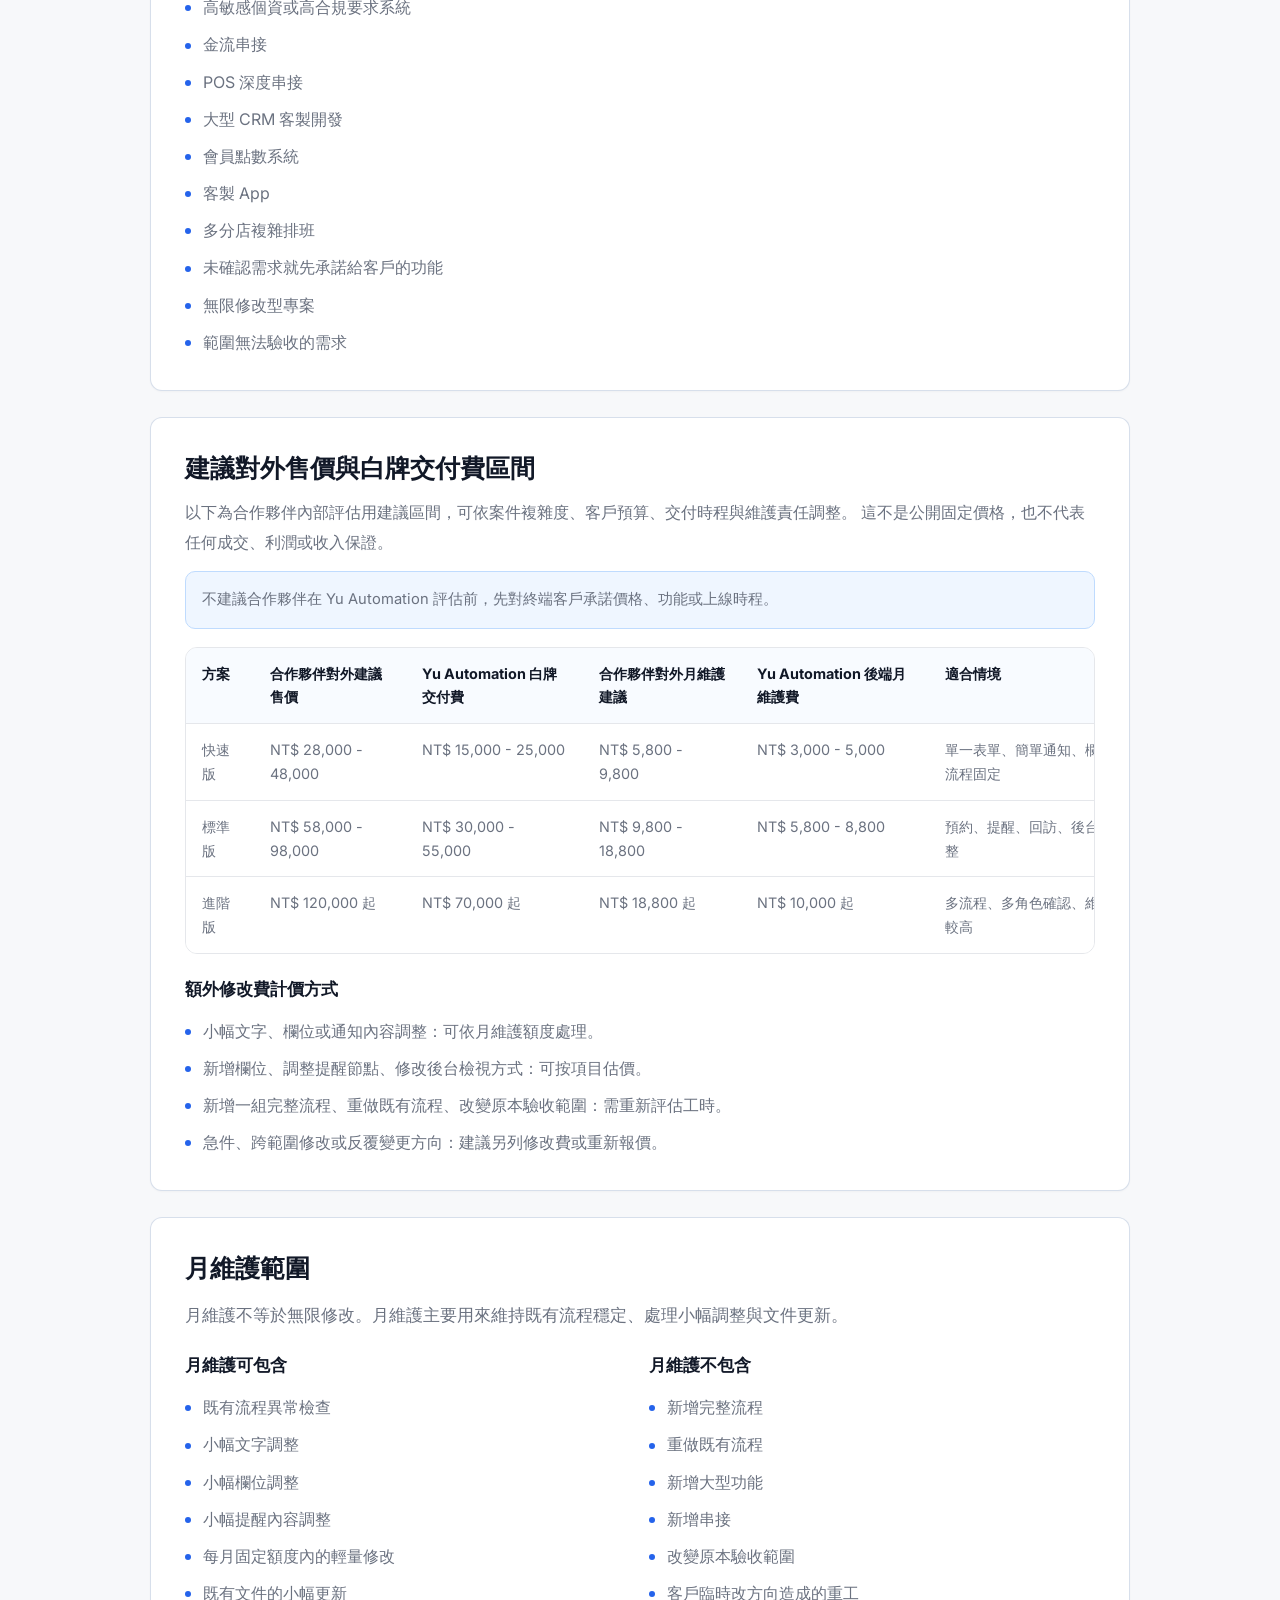
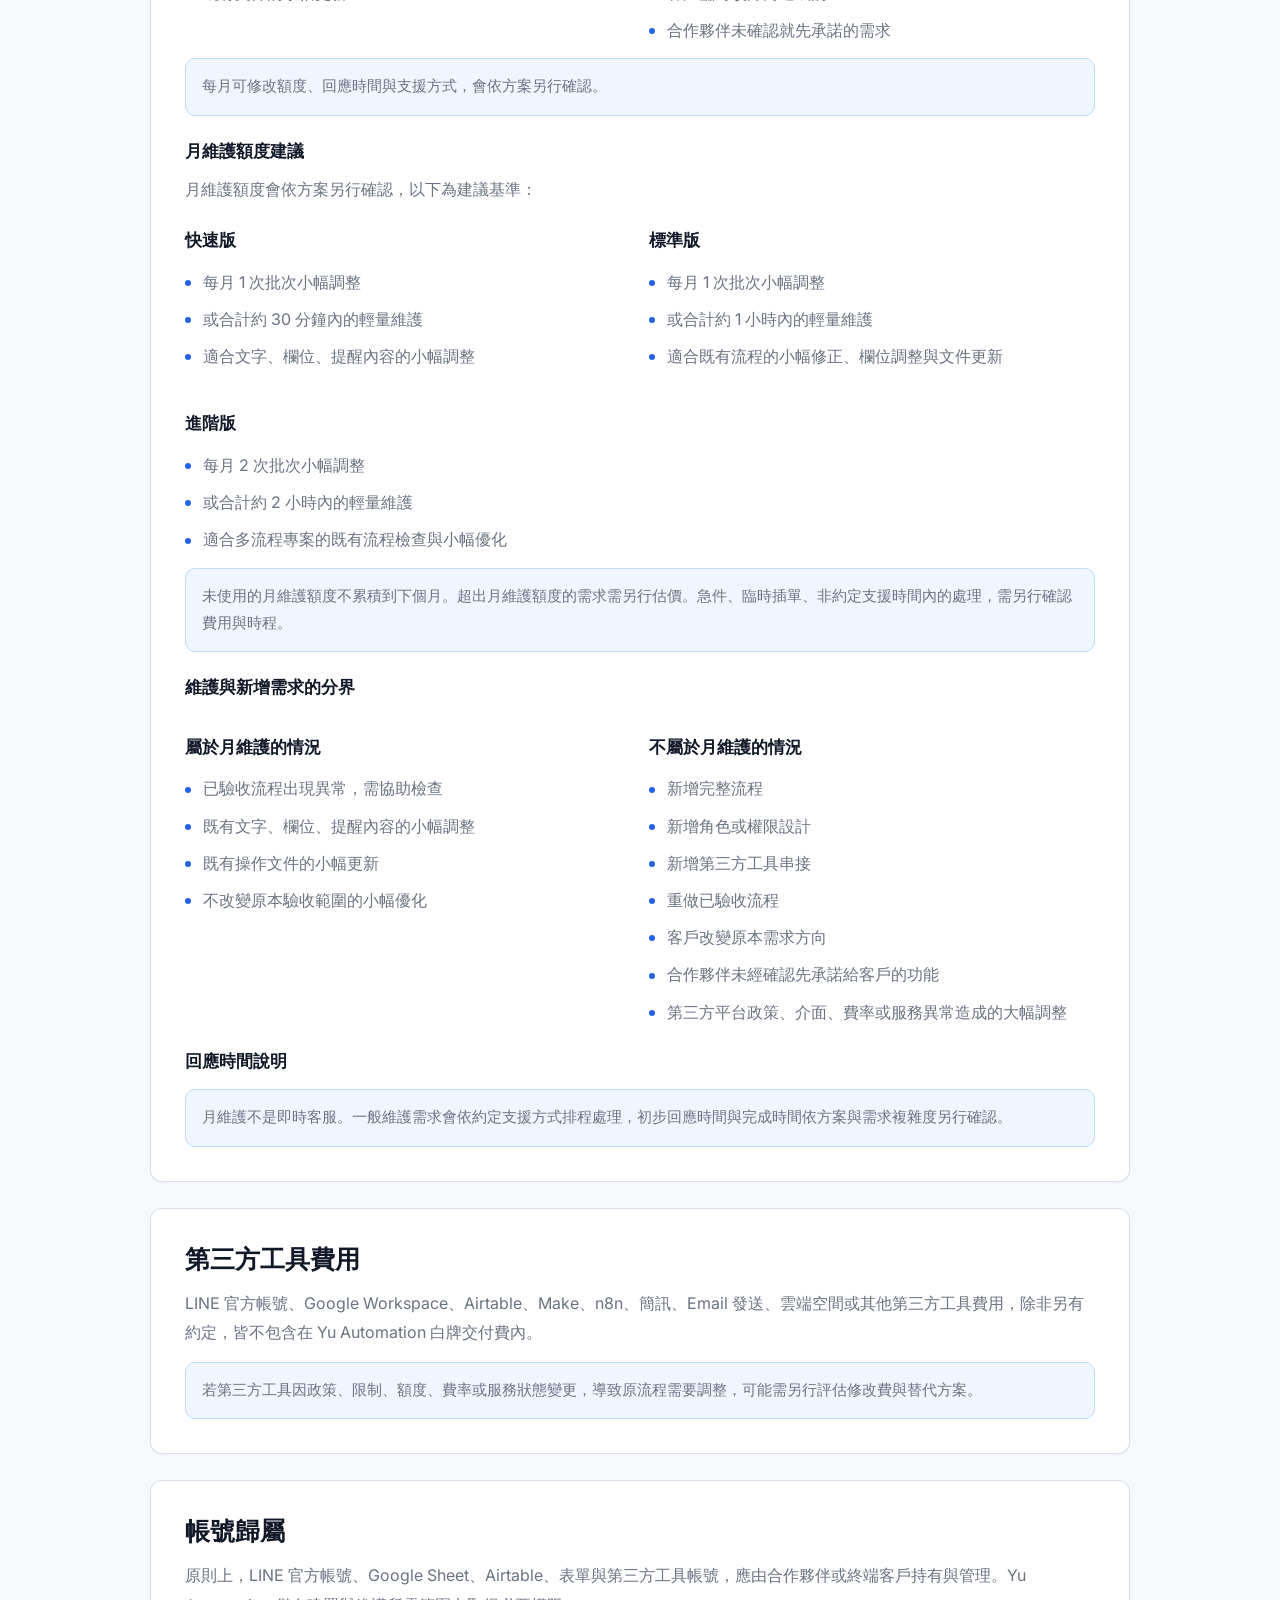
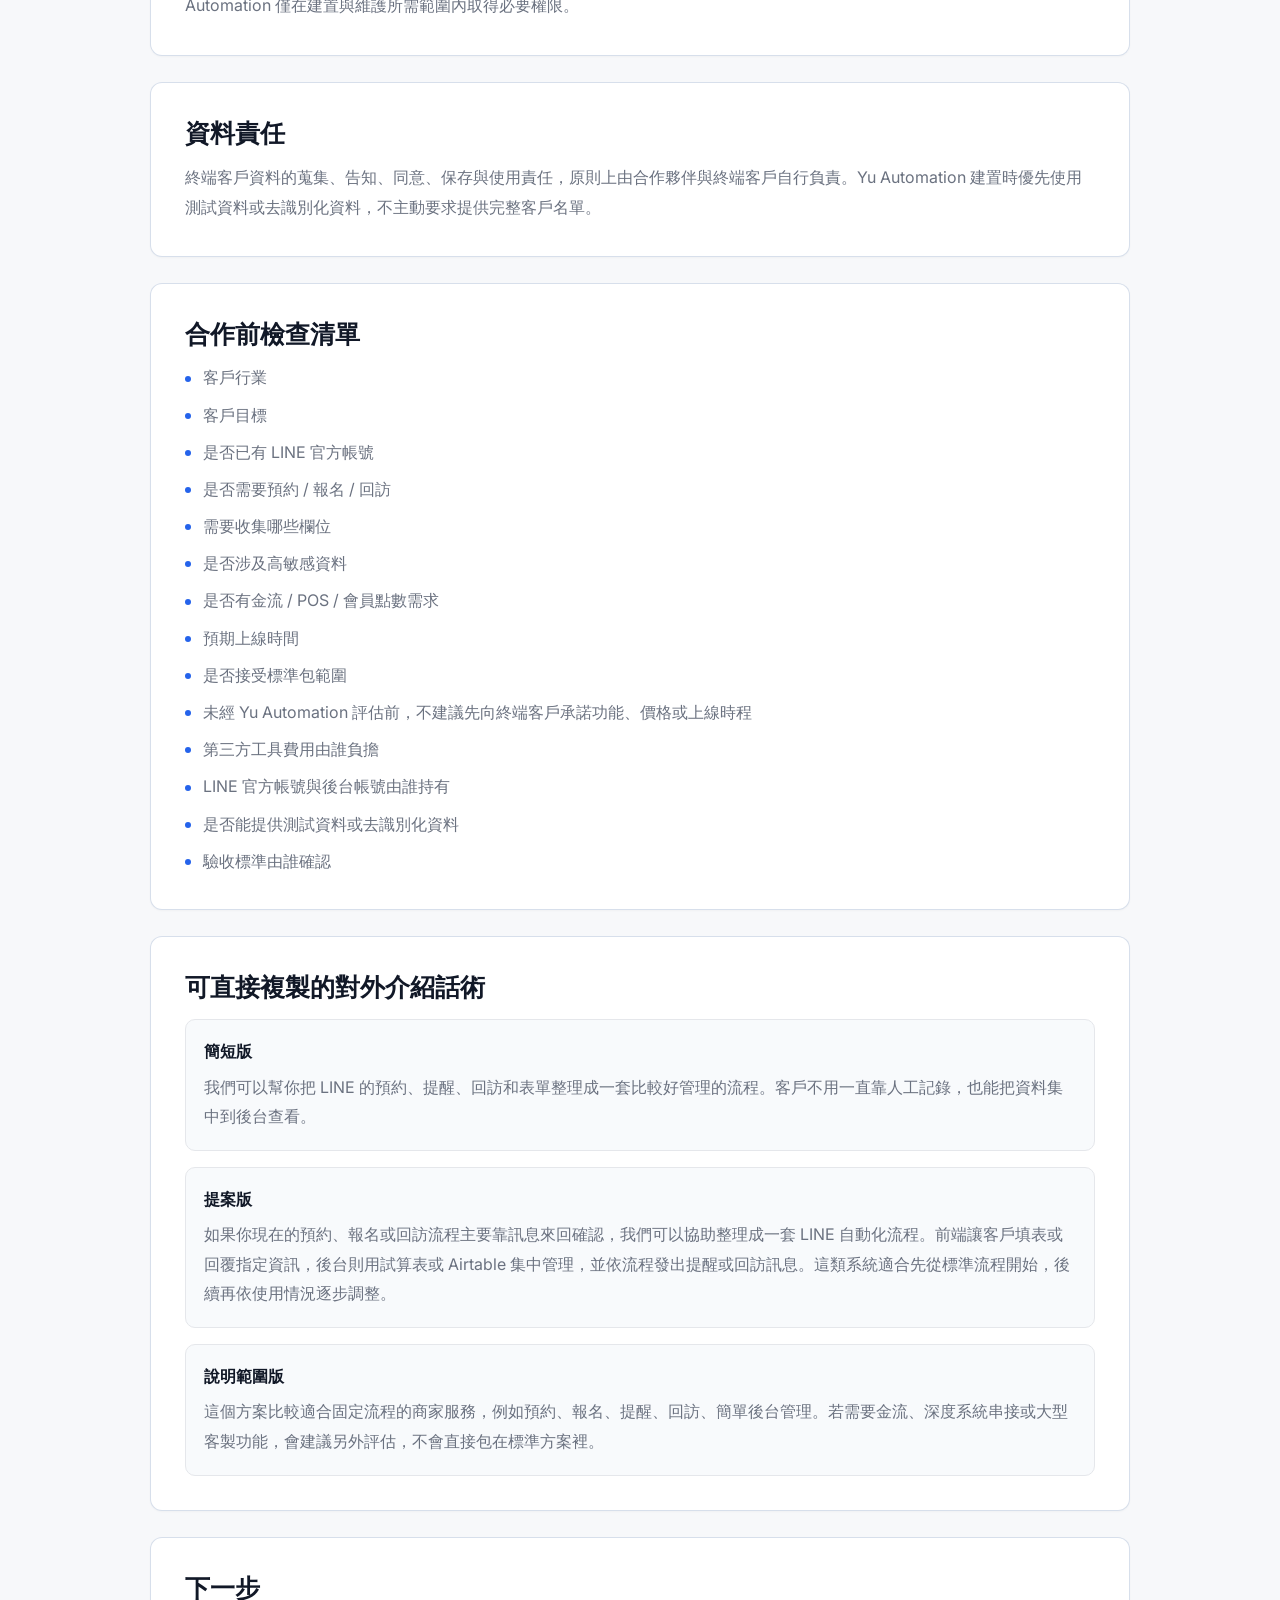
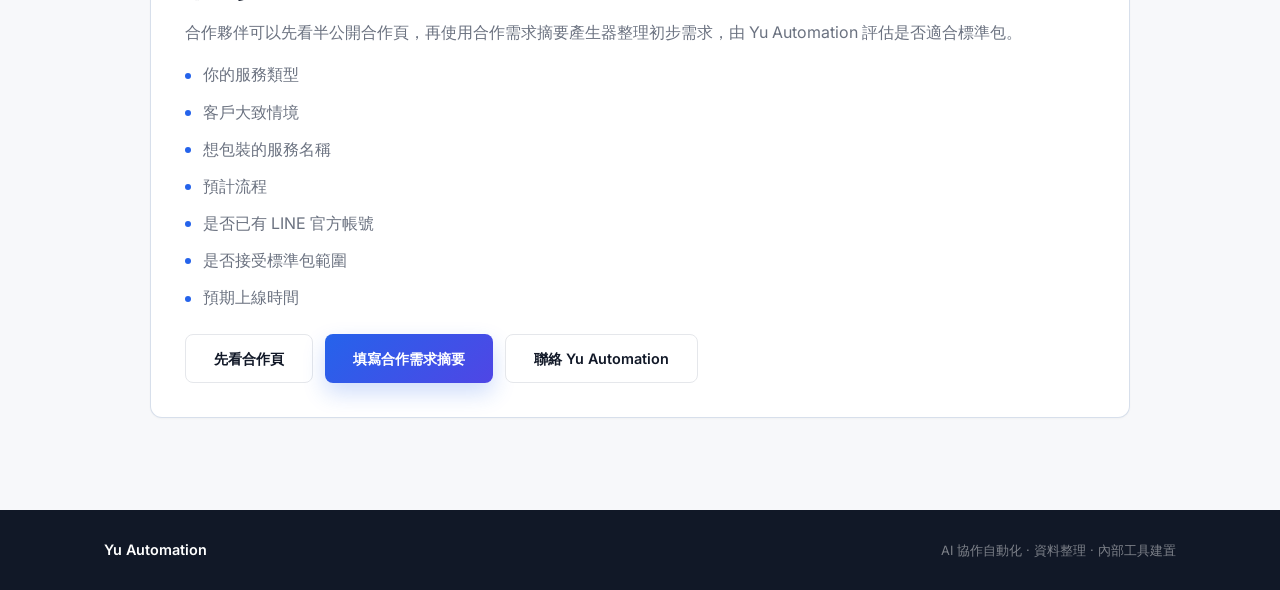
<file: partner-collaboration-brief.html>
<!DOCTYPE html>
<html lang="zh-TW">
<head>
  <meta charset="UTF-8">
  <meta name="viewport" content="width=device-width, initial-scale=1.0">
  <title>Yu Automation｜白牌自動化交付合作說明書 V1.2</title>
  <meta name="robots" content="noindex, nofollow">
  <meta name="description" content="Yu Automation 白牌自動化交付合作說明書，提供合作夥伴了解 LINE 預約、提醒、回訪、表單與後台流程的合作範圍、分工、費用區間與交付流程。">
  <meta property="og:title" content="Yu Automation｜白牌自動化交付合作說明書 V1.2">
  <meta property="og:description" content="提供合作夥伴了解白牌自動化交付範圍、分工、流程、費用區間與合作前檢查清單。">
  <meta property="og:type" content="website">
  <meta property="og:site_name" content="Yu Automation">
  <meta name="twitter:card" content="summary">
  <meta name="twitter:title" content="Yu Automation｜白牌自動化交付合作說明書 V1.2">
  <meta name="twitter:description" content="提供合作夥伴了解白牌自動化交付範圍、分工、流程、費用區間與合作前檢查清單。">
  <link rel="icon" href="assets/favicon.svg" type="image/svg+xml">
  <link rel="preconnect" href="https://fonts.googleapis.com">
  <link rel="preconnect" href="https://fonts.gstatic.com" crossorigin>
  <link href="https://fonts.googleapis.com/css2?family=Inter:wght@300;400;500;600;700&display=swap" rel="stylesheet">
  <link rel="stylesheet" href="style.css">
  <style>
    .brief-page {
      background: var(--bg-alt);
    }

    .brief-page .demo-header-inner {
      max-width: 880px;
    }

    .brief-shell {
      max-width: 980px;
      margin: 0 auto;
      display: grid;
      gap: 26px;
    }

    .brief-card {
      min-width: 0;
      padding: 34px;
      border: 1px solid rgba(213, 222, 234, 0.95);
      border-radius: 12px;
      background: #fff;
      box-shadow: 0 1px 2px rgba(15, 23, 42, 0.03);
      overflow-wrap: anywhere;
    }

    .brief-page .demo-title,
    .brief-page .demo-lede,
    .brief-card h2,
    .brief-card h3,
    .brief-card p,
    .brief-list li,
    .brief-table th,
    .brief-table td {
      max-width: 100%;
      overflow-wrap: anywhere;
      word-break: break-word;
    }

    .brief-card h2 {
      margin-bottom: 14px;
      font-size: 1.55rem;
      line-height: 1.3;
    }

    .brief-card h3 {
      margin: 22px 0 10px;
      font-size: 1.05rem;
    }

    .brief-card p {
      color: var(--text-secondary);
      line-height: 1.85;
    }

    .brief-lead {
      font-size: 1.08rem;
      color: var(--text);
    }

    .brief-grid {
      display: grid;
      grid-template-columns: repeat(2, minmax(0, 1fr));
      gap: 18px;
    }

    .brief-list {
      display: grid;
      gap: 10px;
      margin-top: 14px;
      padding-left: 0;
    }

    .brief-list li {
      position: relative;
      padding-left: 18px;
      color: var(--text-secondary);
      line-height: 1.7;
    }

    .brief-list li::before {
      content: '';
      position: absolute;
      left: 0;
      top: 0.7em;
      width: 6px;
      height: 6px;
      border-radius: 50%;
      background: var(--accent);
    }

    .brief-steps {
      display: grid;
      gap: 12px;
      counter-reset: brief-step;
    }

    .brief-step {
      counter-increment: brief-step;
      display: grid;
      grid-template-columns: auto 1fr;
      gap: 14px;
      align-items: start;
      padding: 16px;
      border: 1px solid var(--border);
      border-radius: 10px;
      background: linear-gradient(180deg, #ffffff, #f8fbff);
    }

    .brief-step::before {
      content: counter(brief-step, decimal-leading-zero);
      display: inline-flex;
      align-items: center;
      justify-content: center;
      width: 42px;
      height: 42px;
      border-radius: 50%;
      color: white;
      background: linear-gradient(135deg, var(--accent), var(--accent-cyan));
      font-size: 0.78rem;
      font-weight: 700;
    }

    .brief-table-wrap {
      overflow-x: auto;
      margin-top: 18px;
      border: 1px solid var(--border);
      border-radius: 12px;
      background: white;
    }

    .brief-table {
      width: 100%;
      min-width: 980px;
      border-collapse: collapse;
      font-size: 0.9rem;
    }

    .brief-table th,
    .brief-table td {
      padding: 14px 16px;
      border-bottom: 1px solid var(--border);
      text-align: left;
      vertical-align: top;
    }

    .brief-table th {
      color: var(--text);
      background: #f8fbff;
      font-weight: 700;
    }

    .brief-table td {
      color: var(--text-secondary);
      line-height: 1.65;
    }

    .brief-table tr:last-child td {
      border-bottom: none;
    }

    .brief-note {
      margin-top: 14px;
      padding: 14px 16px;
      border: 1px solid var(--accent-border);
      border-radius: 10px;
      background: var(--accent-light);
      color: var(--text-secondary);
      font-size: 0.92rem;
    }

    .brief-script {
      margin-top: 16px;
      padding: 18px;
      border: 1px solid var(--border);
      border-radius: 10px;
      background: #f8fafc;
    }

    .brief-script strong {
      display: block;
      margin-bottom: 8px;
      color: var(--text);
    }

    .brief-actions {
      display: flex;
      flex-wrap: wrap;
      gap: 12px;
      margin-top: 22px;
    }

    @media (max-width: 760px) {
      .brief-card {
        padding: 26px 22px;
      }

      .brief-grid {
        grid-template-columns: 1fr;
      }

      .brief-page .demo-title {
        font-size: 1.45rem;
        line-height: 1.28;
      }

      .brief-card h2 {
        font-size: 1.35rem;
      }

      .brief-page .demo-title,
      .brief-page .demo-lede,
      .brief-card h2,
      .brief-card h3,
      .brief-card p,
      .brief-list li,
      .brief-note {
        word-break: break-all;
      }

      .brief-actions {
        flex-direction: column;
      }

      .brief-actions .btn-primary,
      .brief-actions .btn-secondary {
        width: 100%;
      }
    }

    @media print {
      @page {
        size: A4;
        margin: 14mm;
      }

      body,
      .brief-page {
        background: #fff !important;
      }

      .demo-header,
      .demo-main,
      .section {
        padding: 0 !important;
      }

      .demo-header {
        border-bottom: 1px solid #d1d5db;
        background: #fff !important;
      }

      .demo-back,
      .hero-actions,
      .brief-actions,
      .footer {
        display: none !important;
      }

      .container {
        max-width: none;
        padding: 0;
      }

      .brief-shell {
        display: block;
      }

      .brief-card {
        page-break-inside: avoid;
        box-shadow: none;
        border-color: #d1d5db;
        margin: 0 0 12mm;
        padding: 8mm;
      }

      .brief-table-wrap {
        overflow: visible;
      }

      .brief-table {
        min-width: 0;
        font-size: 0.78rem;
      }
    }
  </style>
</head>
<body class="demo-page brief-page">
  <header class="demo-header">
    <div class="container demo-header-inner">
      <a href="partner-automation.html" class="demo-back">&larr; 返回合作頁</a>
      <span class="hero-badge">Partner Brief V1.2</span>
      <h1 class="demo-title">白牌自動化交付合作說明書 V1.2</h1>
      <p class="demo-lede">
        給合作夥伴使用的內部說明書，用來了解 Yu Automation 如何在背後協助交付 LINE 預約、提醒、回訪、表單與後台流程。
      </p>
      <div class="hero-actions">
        <a href="partner-automation.html" class="btn-primary">查看合作頁</a>
        <a href="index.html#contact" class="btn-secondary">聯絡 Yu Automation</a>
      </div>
    </div>
  </header>

  <main class="demo-main">
    <div class="container">
      <div class="brief-shell">
        <section class="brief-card" aria-labelledby="position-title">
          <h2 id="position-title">一句話定位</h2>
          <p class="brief-lead">
            幫你的商家客戶多賣一項 LINE 自動化服務，你維持客戶關係與報價，Yu Automation 在背後完成白牌交付。
          </p>
          <p class="brief-note">
            這份文件不是給終端商家的銷售頁，也不是公開價格表。所有費用與交付範圍都會依案件複雜度、資料欄位、流程節點與維護需求調整。
          </p>
        </section>

        <section class="brief-card" aria-labelledby="partner-fit-title">
          <h2 id="partner-fit-title">適合合作夥伴</h2>
          <div class="brief-grid">
            <ul class="brief-list">
              <li>網站設計師</li>
              <li>社群經營工作室</li>
              <li>LINE OA 顧問</li>
              <li>行銷公司</li>
            </ul>
            <ul class="brief-list">
              <li>品牌顧問</li>
              <li>美業講師或顧問</li>
              <li>POS / CRM 顧問</li>
              <li>有案源但缺交付產能的自動化接案者</li>
            </ul>
          </div>
        </section>

        <section class="brief-card" aria-labelledby="packaging-title">
          <h2 id="packaging-title">合作夥伴可以對外包裝的服務名稱</h2>
          <ul class="brief-list">
            <li>LINE 預約自動化系統</li>
            <li>LINE 客戶回訪系統</li>
            <li>LINE 表單與後台管理系統</li>
            <li>小型商家自動提醒系統</li>
            <li>工作室客戶追蹤與提醒工具</li>
          </ul>
        </section>

        <section class="brief-card" aria-labelledby="standard-package-title">
          <h2 id="standard-package-title">標準交付包 V1</h2>
          <p>標準交付包適合流程清楚、欄位規模不大、以表單、試算表後台與提醒流程為主的小型商家服務。</p>
          <p class="brief-note">標準交付包 V1 是輕量自動化交付，不等於完整 SaaS、CRM、App 或大型客製系統。若涉及官方 API、進階串接、多角色權限、複雜資料權限或大量例外流程，需另外評估。</p>
          <div class="brief-grid">
            <ul class="brief-list">
              <li>流程梳理</li>
              <li>客戶需求表單</li>
              <li>預約 / 報名 / 詢問表單</li>
              <li>Google Sheet 或 Airtable 後台</li>
              <li>通知與提醒流程</li>
            </ul>
            <ul class="brief-list">
              <li>服務後回訪流程</li>
              <li>FAQ 結構整理</li>
              <li>測試資料驗收</li>
              <li>操作說明</li>
              <li>上線後小幅維護</li>
            </ul>
          </div>
        </section>

        <section class="brief-card" aria-labelledby="roles-title">
          <h2 id="roles-title">合作分工</h2>
          <div class="brief-grid">
            <div>
              <h3>合作夥伴負責</h3>
              <ul class="brief-list">
                <li>客戶開發與溝通</li>
                <li>對外報價與收款</li>
                <li>需求確認</li>
                <li>客戶資料收集</li>
                <li>最終交付確認</li>
              </ul>
            </div>
            <div>
              <h3>Yu Automation 負責</h3>
              <ul class="brief-list">
                <li>流程規劃</li>
                <li>自動化建置</li>
                <li>表單與後台設計</li>
                <li>測試</li>
                <li>文件整理</li>
                <li>技術維護</li>
                <li>白牌交付素材</li>
              </ul>
            </div>
          </div>
        </section>

        <section class="brief-card" aria-labelledby="process-title">
          <h2 id="process-title">合作流程</h2>
          <div class="brief-steps">
            <div class="brief-step"><p>初步確認需求</p></div>
            <div class="brief-step"><p>判斷是否符合標準包</p></div>
            <div class="brief-step"><p>客戶填寫 onboarding 表</p></div>
            <div class="brief-step"><p>合作夥伴確認報價與收款</p></div>
            <div class="brief-step"><p>Yu Automation 進行白牌建置</p></div>
            <div class="brief-step"><p>測試與修正</p></div>
            <div class="brief-step"><p>交付給合作夥伴</p></div>
            <div class="brief-step"><p>後續維護</p></div>
          </div>
        </section>

        <section class="brief-card" aria-labelledby="limits-title">
          <h2 id="limits-title">不承接範圍</h2>
          <p>以下範圍不列入白牌自動化標準交付包，主要原因是風險、複雜度、維護責任或驗收邊界不適合用輕量交付方式處理。</p>
          <ul class="brief-list">
            <li>高敏感個資或高合規要求系統</li>
            <li>金流串接</li>
            <li>POS 深度串接</li>
            <li>大型 CRM 客製開發</li>
            <li>會員點數系統</li>
            <li>客製 App</li>
            <li>多分店複雜排班</li>
            <li>未確認需求就先承諾給客戶的功能</li>
            <li>無限修改型專案</li>
            <li>範圍無法驗收的需求</li>
          </ul>
        </section>

        <section class="brief-card" aria-labelledby="pricing-title">
          <h2 id="pricing-title">建議對外售價與白牌交付費區間</h2>
          <p>
            以下為合作夥伴內部評估用建議區間，可依案件複雜度、客戶預算、交付時程與維護責任調整。
            這不是公開固定價格，也不代表任何成交、利潤或收入保證。
          </p>
          <p class="brief-note">不建議合作夥伴在 Yu Automation 評估前，先對終端客戶承諾價格、功能或上線時程。</p>
          <div class="brief-table-wrap">
            <table class="brief-table">
              <thead>
                <tr>
                  <th>方案</th>
                  <th>合作夥伴對外建議售價</th>
                  <th>Yu Automation 白牌交付費</th>
                  <th>合作夥伴對外月維護建議</th>
                  <th>Yu Automation 後端月維護費</th>
                  <th>適合情境</th>
                </tr>
              </thead>
              <tbody>
                <tr>
                  <td>快速版</td>
                  <td>NT$ 28,000 - 48,000</td>
                  <td>NT$ 15,000 - 25,000</td>
                  <td>NT$ 5,800 - 9,800</td>
                  <td>NT$ 3,000 - 5,000</td>
                  <td>單一表單、簡單通知、欄位少、流程固定</td>
                </tr>
                <tr>
                  <td>標準版</td>
                  <td>NT$ 58,000 - 98,000</td>
                  <td>NT$ 30,000 - 55,000</td>
                  <td>NT$ 9,800 - 18,800</td>
                  <td>NT$ 5,800 - 8,800</td>
                  <td>預約、提醒、回訪、後台流程完整</td>
                </tr>
                <tr>
                  <td>進階版</td>
                  <td>NT$ 120,000 起</td>
                  <td>NT$ 70,000 起</td>
                  <td>NT$ 18,800 起</td>
                  <td>NT$ 10,000 起</td>
                  <td>多流程、多角色確認、維護需求較高</td>
                </tr>
              </tbody>
            </table>
          </div>

          <h3>額外修改費計價方式</h3>
          <ul class="brief-list">
            <li>小幅文字、欄位或通知內容調整：可依月維護額度處理。</li>
            <li>新增欄位、調整提醒節點、修改後台檢視方式：可按項目估價。</li>
            <li>新增一組完整流程、重做既有流程、改變原本驗收範圍：需重新評估工時。</li>
            <li>急件、跨範圍修改或反覆變更方向：建議另列修改費或重新報價。</li>
          </ul>
        </section>

        <section class="brief-card" aria-labelledby="maintenance-title">
          <h2 id="maintenance-title">月維護範圍</h2>
          <p class="brief-lead">月維護不等於無限修改。月維護主要用來維持既有流程穩定、處理小幅調整與文件更新。</p>
          <div class="brief-grid">
            <div>
              <h3>月維護可包含</h3>
              <ul class="brief-list">
                <li>既有流程異常檢查</li>
                <li>小幅文字調整</li>
                <li>小幅欄位調整</li>
                <li>小幅提醒內容調整</li>
                <li>每月固定額度內的輕量修改</li>
                <li>既有文件的小幅更新</li>
              </ul>
            </div>
            <div>
              <h3>月維護不包含</h3>
              <ul class="brief-list">
                <li>新增完整流程</li>
                <li>重做既有流程</li>
                <li>新增大型功能</li>
                <li>新增串接</li>
                <li>改變原本驗收範圍</li>
                <li>客戶臨時改方向造成的重工</li>
                <li>合作夥伴未確認就先承諾的需求</li>
              </ul>
            </div>
          </div>
          <p class="brief-note">每月可修改額度、回應時間與支援方式，會依方案另行確認。</p>

          <h3>月維護額度建議</h3>
          <p>月維護額度會依方案另行確認，以下為建議基準：</p>
          <div class="brief-grid">
            <div>
              <h3>快速版</h3>
              <ul class="brief-list">
                <li>每月 1 次批次小幅調整</li>
                <li>或合計約 30 分鐘內的輕量維護</li>
                <li>適合文字、欄位、提醒內容的小幅調整</li>
              </ul>
            </div>
            <div>
              <h3>標準版</h3>
              <ul class="brief-list">
                <li>每月 1 次批次小幅調整</li>
                <li>或合計約 1 小時內的輕量維護</li>
                <li>適合既有流程的小幅修正、欄位調整與文件更新</li>
              </ul>
            </div>
            <div>
              <h3>進階版</h3>
              <ul class="brief-list">
                <li>每月 2 次批次小幅調整</li>
                <li>或合計約 2 小時內的輕量維護</li>
                <li>適合多流程專案的既有流程檢查與小幅優化</li>
              </ul>
            </div>
          </div>
          <p class="brief-note">未使用的月維護額度不累積到下個月。超出月維護額度的需求需另行估價。急件、臨時插單、非約定支援時間內的處理，需另行確認費用與時程。</p>

          <h3>維護與新增需求的分界</h3>
          <div class="brief-grid">
            <div>
              <h3>屬於月維護的情況</h3>
              <ul class="brief-list">
                <li>已驗收流程出現異常，需協助檢查</li>
                <li>既有文字、欄位、提醒內容的小幅調整</li>
                <li>既有操作文件的小幅更新</li>
                <li>不改變原本驗收範圍的小幅優化</li>
              </ul>
            </div>
            <div>
              <h3>不屬於月維護的情況</h3>
              <ul class="brief-list">
                <li>新增完整流程</li>
                <li>新增角色或權限設計</li>
                <li>新增第三方工具串接</li>
                <li>重做已驗收流程</li>
                <li>客戶改變原本需求方向</li>
                <li>合作夥伴未經確認先承諾給客戶的功能</li>
                <li>第三方平台政策、介面、費率或服務異常造成的大幅調整</li>
              </ul>
            </div>
          </div>

          <h3>回應時間說明</h3>
          <p class="brief-note">月維護不是即時客服。一般維護需求會依約定支援方式排程處理，初步回應時間與完成時間依方案與需求複雜度另行確認。</p>
        </section>

        <section class="brief-card" aria-labelledby="third-party-title">
          <h2 id="third-party-title">第三方工具費用</h2>
          <p>LINE 官方帳號、Google Workspace、Airtable、Make、n8n、簡訊、Email 發送、雲端空間或其他第三方工具費用，除非另有約定，皆不包含在 Yu Automation 白牌交付費內。</p>
          <p class="brief-note">若第三方工具因政策、限制、額度、費率或服務狀態變更，導致原流程需要調整，可能需另行評估修改費與替代方案。</p>
        </section>

        <section class="brief-card" aria-labelledby="accounts-title">
          <h2 id="accounts-title">帳號歸屬</h2>
          <p>原則上，LINE 官方帳號、Google Sheet、Airtable、表單與第三方工具帳號，應由合作夥伴或終端客戶持有與管理。Yu Automation 僅在建置與維護所需範圍內取得必要權限。</p>
        </section>

        <section class="brief-card" aria-labelledby="data-title">
          <h2 id="data-title">資料責任</h2>
          <p>終端客戶資料的蒐集、告知、同意、保存與使用責任，原則上由合作夥伴與終端客戶自行負責。Yu Automation 建置時優先使用測試資料或去識別化資料，不主動要求提供完整客戶名單。</p>
        </section>

        <section class="brief-card" aria-labelledby="checklist-title">
          <h2 id="checklist-title">合作前檢查清單</h2>
          <ul class="brief-list">
            <li>客戶行業</li>
            <li>客戶目標</li>
            <li>是否已有 LINE 官方帳號</li>
            <li>是否需要預約 / 報名 / 回訪</li>
            <li>需要收集哪些欄位</li>
            <li>是否涉及高敏感資料</li>
            <li>是否有金流 / POS / 會員點數需求</li>
            <li>預期上線時間</li>
            <li>是否接受標準包範圍</li>
            <li>未經 Yu Automation 評估前，不建議先向終端客戶承諾功能、價格或上線時程</li>
            <li>第三方工具費用由誰負擔</li>
            <li>LINE 官方帳號與後台帳號由誰持有</li>
            <li>是否能提供測試資料或去識別化資料</li>
            <li>驗收標準由誰確認</li>
          </ul>
        </section>

        <section class="brief-card" aria-labelledby="scripts-title">
          <h2 id="scripts-title">可直接複製的對外介紹話術</h2>
          <div class="brief-script">
            <strong>簡短版</strong>
            <p>我們可以幫你把 LINE 的預約、提醒、回訪和表單整理成一套比較好管理的流程。客戶不用一直靠人工記錄，也能把資料集中到後台查看。</p>
          </div>
          <div class="brief-script">
            <strong>提案版</strong>
            <p>如果你現在的預約、報名或回訪流程主要靠訊息來回確認，我們可以協助整理成一套 LINE 自動化流程。前端讓客戶填表或回覆指定資訊，後台則用試算表或 Airtable 集中管理，並依流程發出提醒或回訪訊息。這類系統適合先從標準流程開始，後續再依使用情況逐步調整。</p>
          </div>
          <div class="brief-script">
            <strong>說明範圍版</strong>
            <p>這個方案比較適合固定流程的商家服務，例如預約、報名、提醒、回訪、簡單後台管理。若需要金流、深度系統串接或大型客製功能，會建議另外評估，不會直接包在標準方案裡。</p>
          </div>
        </section>

        <section class="brief-card" aria-labelledby="cta-title">
          <h2 id="cta-title">下一步</h2>
          <p>合作夥伴可以先看半公開合作頁，再使用合作需求摘要產生器整理初步需求，由 Yu Automation 評估是否適合標準包。</p>
          <ul class="brief-list">
            <li>你的服務類型</li>
            <li>客戶大致情境</li>
            <li>想包裝的服務名稱</li>
            <li>預計流程</li>
            <li>是否已有 LINE 官方帳號</li>
            <li>是否接受標準包範圍</li>
            <li>預期上線時間</li>
          </ul>
          <div class="brief-actions">
            <a href="partner-automation.html" class="btn-secondary">先看合作頁</a>
            <a href="partner-intake.html" class="btn-primary">填寫合作需求摘要</a>
            <a href="index.html#contact" class="btn-secondary">聯絡 Yu Automation</a>
          </div>
        </section>
      </div>
    </div>
  </main>

  <footer class="footer">
    <div class="container footer-inner">
      <span class="footer-brand">Yu Automation</span>
      <span class="footer-tagline">AI 協作自動化 · 資料整理 · 內部工具建置</span>
    </div>
  </footer>
</body>
</html>
</file>
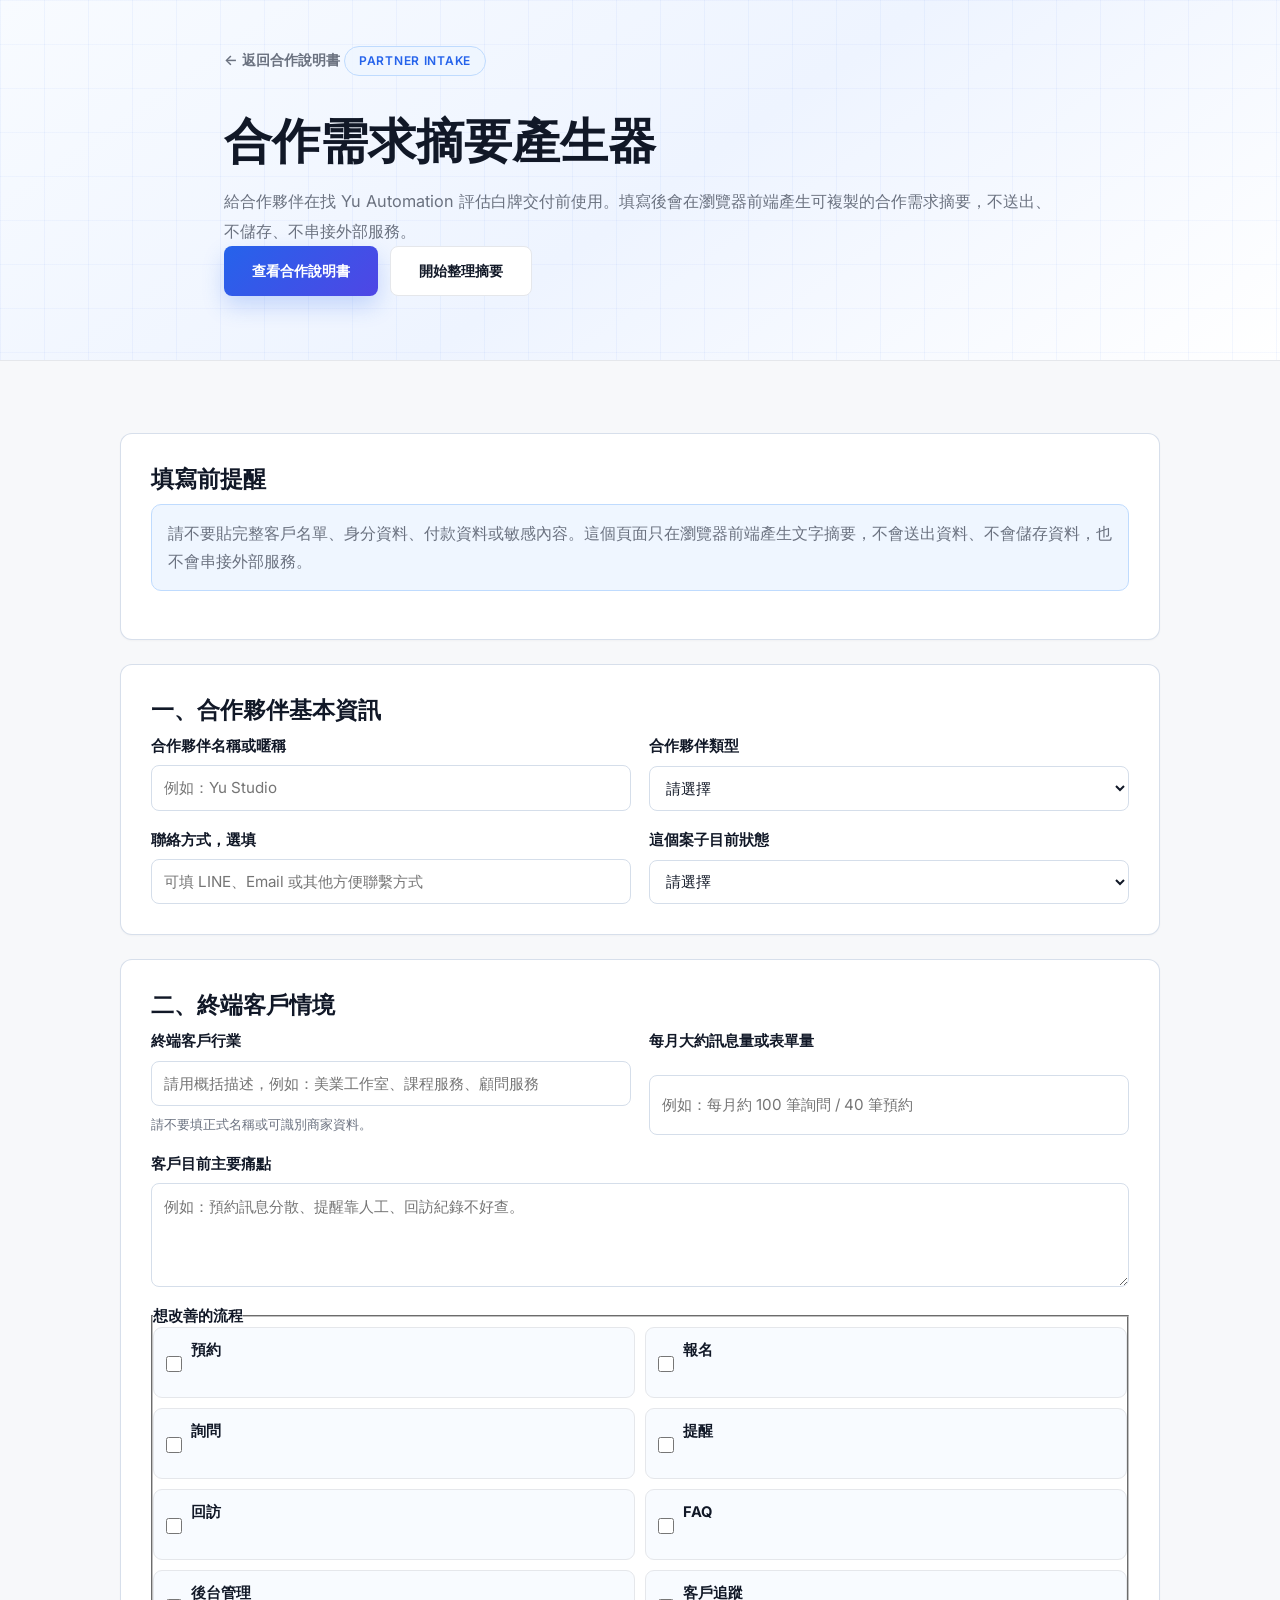
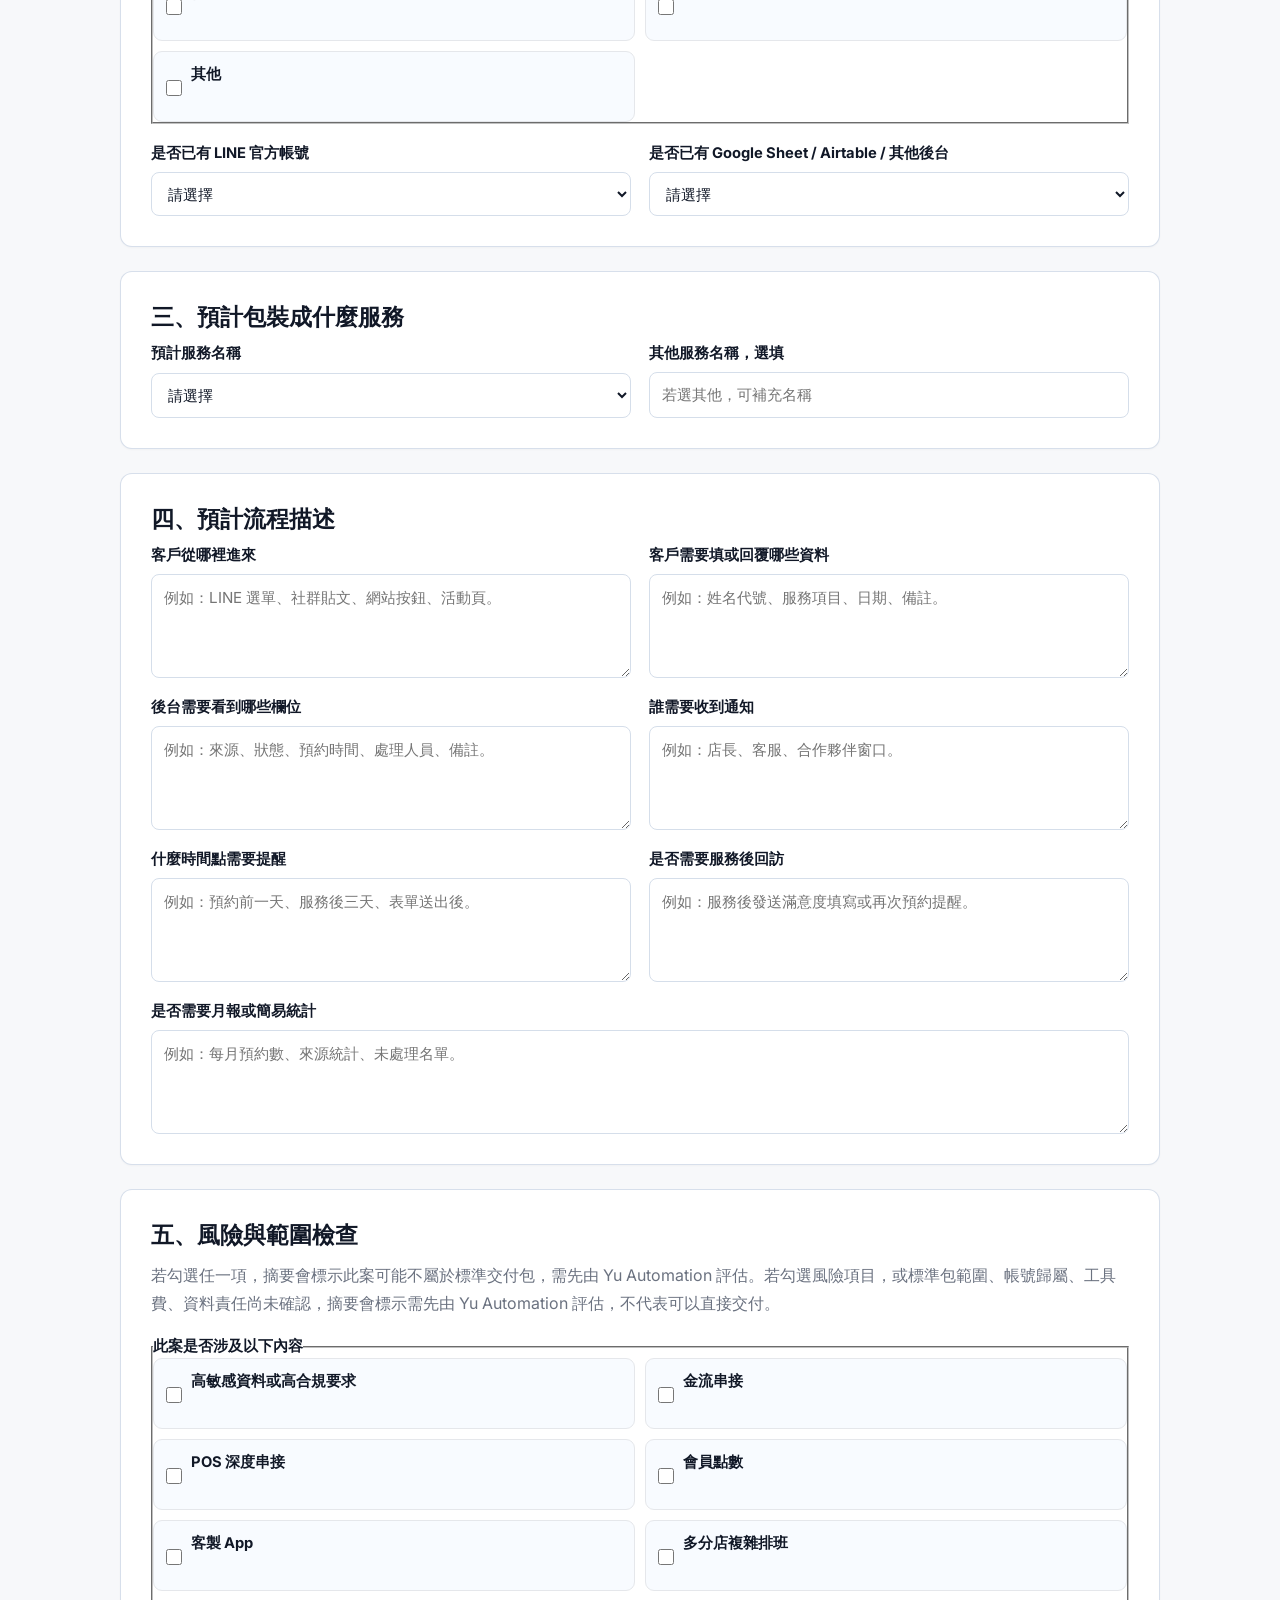
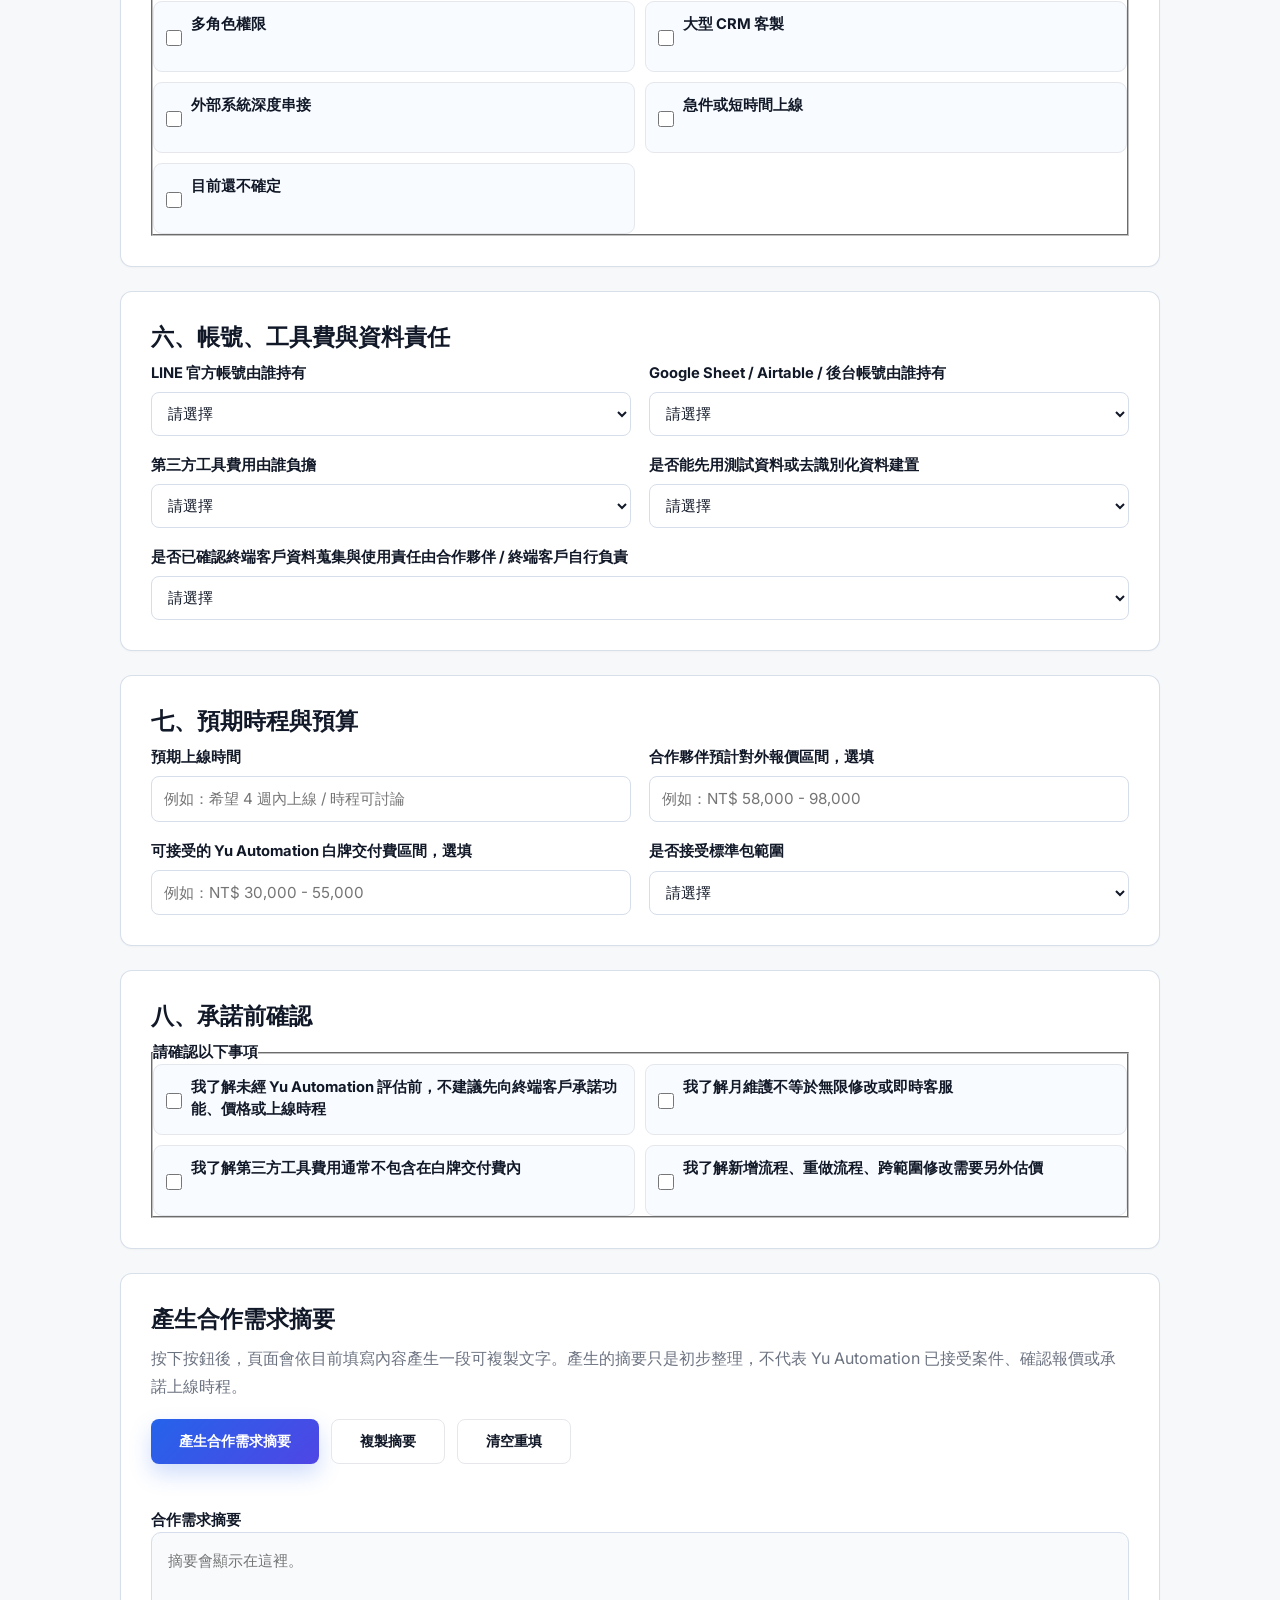
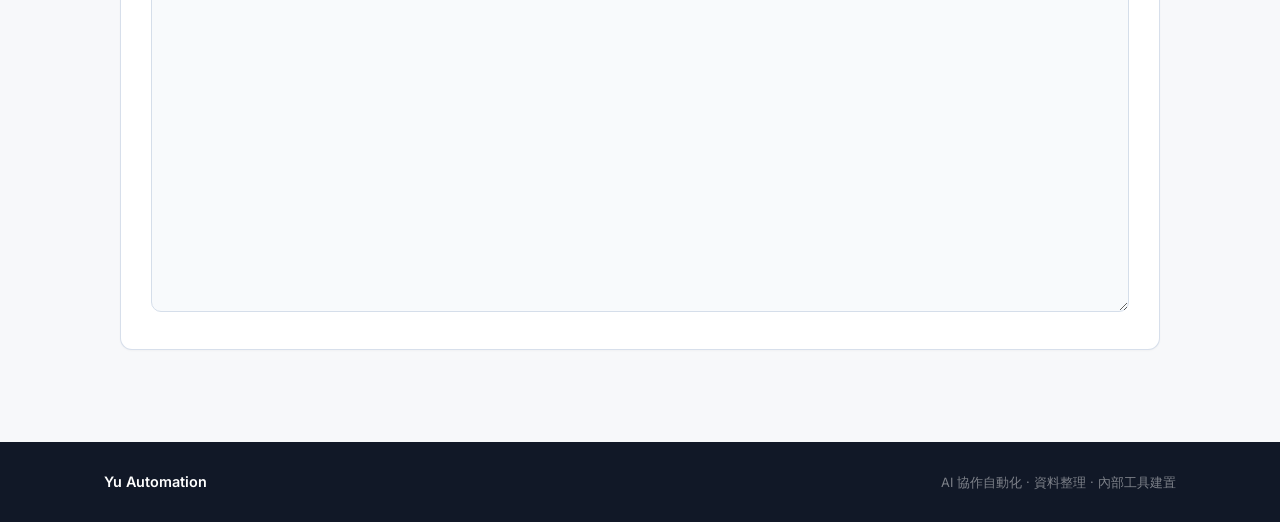
<file: partner-intake.html>
<!DOCTYPE html>
<html lang="zh-TW">
<head>
  <meta charset="UTF-8">
  <meta name="viewport" content="width=device-width, initial-scale=1.0">
  <title>Yu Automation｜合作需求摘要產生器</title>
  <meta name="robots" content="noindex, nofollow">
  <meta name="description" content="Yu Automation 合作需求摘要產生器，協助合作夥伴在白牌自動化交付評估前整理需求、風險邊界、帳號歸屬、工具費與驗收範圍。">
  <meta property="og:title" content="Yu Automation｜合作需求摘要產生器">
  <meta property="og:description" content="協助合作夥伴在白牌自動化交付評估前整理需求、風險邊界、帳號歸屬、工具費與驗收範圍。">
  <meta property="og:type" content="website">
  <meta property="og:site_name" content="Yu Automation">
  <meta name="twitter:card" content="summary">
  <meta name="twitter:title" content="Yu Automation｜合作需求摘要產生器">
  <meta name="twitter:description" content="協助合作夥伴在白牌自動化交付評估前整理合作需求摘要。">
  <link rel="icon" href="assets/favicon.svg" type="image/svg+xml">
  <link rel="preconnect" href="https://fonts.googleapis.com">
  <link rel="preconnect" href="https://fonts.gstatic.com" crossorigin>
  <link href="https://fonts.googleapis.com/css2?family=Inter:wght@300;400;500;600;700&display=swap" rel="stylesheet">
  <link rel="stylesheet" href="style.css">
  <style>
    .intake-page {
      background: var(--bg-alt);
    }

    .intake-page .demo-header-inner {
      max-width: 880px;
    }

    .intake-page .demo-title,
    .intake-page .demo-lede,
    .intake-page label,
    .intake-page input,
    .intake-page select,
    .intake-page textarea,
    .intake-card,
    .summary-output {
      min-width: 0;
      max-width: 100%;
      overflow-wrap: anywhere;
      word-break: break-word;
    }

    .intake-shell {
      max-width: 1040px;
      margin: 0 auto;
      display: grid;
      gap: 24px;
    }

    .intake-card {
      padding: 30px;
      border: 1px solid rgba(213, 222, 234, 0.95);
      border-radius: 12px;
      background: #fff;
      box-shadow: 0 1px 2px rgba(15, 23, 42, 0.03);
    }

    .intake-card h2 {
      margin-bottom: 10px;
      font-size: 1.45rem;
      line-height: 1.3;
    }

    .intake-card > p {
      margin-bottom: 18px;
      color: var(--text-secondary);
      line-height: 1.78;
    }

    .intake-note {
      padding: 14px 16px;
      border: 1px solid var(--accent-border);
      border-radius: 10px;
      background: var(--accent-light);
      color: var(--text-secondary);
      line-height: 1.75;
    }

    .intake-grid {
      display: grid;
      grid-template-columns: repeat(2, minmax(0, 1fr));
      gap: 18px;
    }

    .intake-field {
      display: grid;
      gap: 8px;
    }

    .intake-field--full {
      grid-column: 1 / -1;
    }

    .intake-field label,
    .intake-label {
      color: var(--text);
      font-size: 0.92rem;
      font-weight: 700;
      line-height: 1.5;
    }

    .intake-hint {
      color: var(--text-secondary);
      font-size: 0.84rem;
      line-height: 1.55;
    }

    .intake-field input,
    .intake-field select,
    .intake-field textarea {
      width: 100%;
      border: 1px solid var(--border-strong);
      border-radius: 8px;
      background: #fff;
      color: var(--text);
      font: inherit;
      font-size: 0.95rem;
      line-height: 1.55;
      transition: border-color 0.18s, box-shadow 0.18s;
    }

    .intake-field input,
    .intake-field select {
      min-height: 44px;
      padding: 10px 12px;
    }

    .intake-field textarea {
      min-height: 104px;
      resize: vertical;
      padding: 11px 12px;
    }

    .intake-field input:focus,
    .intake-field select:focus,
    .intake-field textarea:focus {
      outline: none;
      border-color: var(--accent);
      box-shadow: 0 0 0 3px rgba(37, 99, 235, 0.12);
    }

    .intake-options {
      display: grid;
      grid-template-columns: repeat(2, minmax(0, 1fr));
      gap: 10px;
    }

    .intake-option {
      display: flex;
      align-items: flex-start;
      gap: 9px;
      min-width: 0;
      padding: 11px 12px;
      border: 1px solid var(--border);
      border-radius: 9px;
      background: #f8fbff;
      color: var(--text-secondary);
      font-size: 0.92rem;
      line-height: 1.5;
    }

    .intake-option input {
      flex: 0 0 auto;
      width: 16px;
      height: 16px;
      margin-top: 3px;
      accent-color: var(--accent);
    }

    .intake-actions {
      display: flex;
      flex-wrap: wrap;
      gap: 12px;
      margin-top: 8px;
    }

    .intake-button {
      border: 0;
      cursor: pointer;
      font-family: inherit;
    }

    .intake-button.btn-secondary {
      border: 1px solid var(--border);
    }

    .summary-output {
      width: 100%;
      min-height: 380px;
      padding: 16px;
      border: 1px solid var(--border-strong);
      border-radius: 10px;
      background: #f8fafc;
      color: var(--text);
      font: 0.94rem/1.75 ui-monospace, SFMono-Regular, Menlo, Monaco, Consolas, "Liberation Mono", monospace;
      resize: vertical;
      white-space: pre-wrap;
    }

    .copy-status {
      min-height: 24px;
      color: var(--accent);
      font-size: 0.92rem;
      font-weight: 700;
    }

    @media (max-width: 760px) {
      .intake-card {
        padding: 24px 20px;
      }

      .intake-grid,
      .intake-options {
        grid-template-columns: 1fr;
      }

      .intake-page .demo-title {
        font-size: 2rem;
        line-height: 1.25;
      }

      .intake-actions,
      .intake-page .hero-actions {
        flex-direction: column;
        align-items: stretch;
      }

      .intake-actions .btn-primary,
      .intake-actions .btn-secondary,
      .intake-page .btn-primary,
      .intake-page .btn-secondary {
        width: 100%;
      }
    }
  </style>
</head>
<body class="demo-page intake-page">
  <header class="demo-header">
    <div class="container demo-header-inner">
      <a href="partner-collaboration-brief.html" class="demo-back">&larr; 返回合作說明書</a>
      <span class="hero-badge">Partner Intake</span>
      <h1 class="demo-title">合作需求摘要產生器</h1>
      <p class="demo-lede">
        給合作夥伴在找 Yu Automation 評估白牌交付前使用。填寫後會在瀏覽器前端產生可複製的合作需求摘要，不送出、不儲存、不串接外部服務。
      </p>
      <div class="hero-actions">
        <a href="partner-collaboration-brief.html" class="btn-primary">查看合作說明書</a>
        <a href="#intake-form" class="btn-secondary">開始整理摘要</a>
      </div>
    </div>
  </header>

  <main class="demo-main">
    <div class="container">
      <form class="intake-shell" id="intake-form">
        <section class="intake-card" aria-labelledby="privacy-title">
          <h2 id="privacy-title">填寫前提醒</h2>
          <p class="intake-note">
            請不要貼完整客戶名單、身分資料、付款資料或敏感內容。這個頁面只在瀏覽器前端產生文字摘要，不會送出資料、不會儲存資料，也不會串接外部服務。
          </p>
        </section>

        <section class="intake-card" aria-labelledby="partner-info-title">
          <h2 id="partner-info-title">一、合作夥伴基本資訊</h2>
          <div class="intake-grid">
            <div class="intake-field">
              <label for="partner-name">合作夥伴名稱或暱稱</label>
              <input id="partner-name" name="partnerName" type="text" autocomplete="organization" placeholder="例如：Yu Studio">
            </div>
            <div class="intake-field">
              <label for="partner-type">合作夥伴類型</label>
              <select id="partner-type" name="partnerType">
                <option value="">請選擇</option>
                <option>網站設計師</option>
                <option>社群經營工作室</option>
                <option>LINE OA 顧問</option>
                <option>行銷公司</option>
                <option>品牌顧問</option>
                <option>美業講師或顧問</option>
                <option>POS / CRM 顧問</option>
                <option>自動化接案者</option>
                <option>其他</option>
              </select>
            </div>
            <div class="intake-field">
              <label for="contact">聯絡方式，選填</label>
              <input id="contact" name="contact" type="text" autocomplete="off" placeholder="可填 LINE、Email 或其他方便聯繫方式">
            </div>
            <div class="intake-field">
              <label for="case-status">這個案子目前狀態</label>
              <select id="case-status" name="caseStatus">
                <option value="">請選擇</option>
                <option>只是初步詢問</option>
                <option>已和終端客戶談過</option>
                <option>終端客戶已有明確需求</option>
                <option>已準備報價</option>
                <option>已成交，等待交付評估</option>
              </select>
            </div>
          </div>
        </section>

        <section class="intake-card" aria-labelledby="client-context-title">
          <h2 id="client-context-title">二、終端客戶情境</h2>
          <div class="intake-grid">
            <div class="intake-field">
              <label for="industry">終端客戶行業</label>
              <input id="industry" name="industry" type="text" placeholder="請用概括描述，例如：美業工作室、課程服務、顧問服務">
              <span class="intake-hint">請不要填正式名稱或可識別商家資料。</span>
            </div>
            <div class="intake-field">
              <label for="volume">每月大約訊息量或表單量</label>
              <input id="volume" name="volume" type="text" placeholder="例如：每月約 100 筆詢問 / 40 筆預約">
            </div>
            <div class="intake-field intake-field--full">
              <label for="pain-point">客戶目前主要痛點</label>
              <textarea id="pain-point" name="painPoint" placeholder="例如：預約訊息分散、提醒靠人工、回訪紀錄不好查。"></textarea>
            </div>
            <fieldset class="intake-field intake-field--full">
              <legend class="intake-label">想改善的流程</legend>
              <div class="intake-options">
                <label class="intake-option"><input type="checkbox" name="flows" value="預約">預約</label>
                <label class="intake-option"><input type="checkbox" name="flows" value="報名">報名</label>
                <label class="intake-option"><input type="checkbox" name="flows" value="詢問">詢問</label>
                <label class="intake-option"><input type="checkbox" name="flows" value="提醒">提醒</label>
                <label class="intake-option"><input type="checkbox" name="flows" value="回訪">回訪</label>
                <label class="intake-option"><input type="checkbox" name="flows" value="FAQ">FAQ</label>
                <label class="intake-option"><input type="checkbox" name="flows" value="後台管理">後台管理</label>
                <label class="intake-option"><input type="checkbox" name="flows" value="客戶追蹤">客戶追蹤</label>
                <label class="intake-option"><input type="checkbox" name="flows" value="其他">其他</label>
              </div>
            </fieldset>
            <div class="intake-field">
              <label for="has-line-oa">是否已有 LINE 官方帳號</label>
              <select id="has-line-oa" name="hasLineOa">
                <option value="">請選擇</option>
                <option>已有</option>
                <option>沒有</option>
                <option>不確定</option>
              </select>
            </div>
            <div class="intake-field">
              <label for="has-backend">是否已有 Google Sheet / Airtable / 其他後台</label>
              <select id="has-backend" name="hasBackend">
                <option value="">請選擇</option>
                <option>已有</option>
                <option>沒有</option>
                <option>不確定</option>
              </select>
            </div>
          </div>
        </section>

        <section class="intake-card" aria-labelledby="service-package-title">
          <h2 id="service-package-title">三、預計包裝成什麼服務</h2>
          <div class="intake-grid">
            <div class="intake-field">
              <label for="service-package">預計服務名稱</label>
              <select id="service-package" name="servicePackage">
                <option value="">請選擇</option>
                <option>LINE 預約自動化系統</option>
                <option>LINE 客戶回訪系統</option>
                <option>LINE 表單與後台管理系統</option>
                <option>小型商家自動提醒系統</option>
                <option>工作室客戶追蹤與提醒工具</option>
                <option>其他</option>
              </select>
            </div>
            <div class="intake-field">
              <label for="service-other">其他服務名稱，選填</label>
              <input id="service-other" name="serviceOther" type="text" placeholder="若選其他，可補充名稱">
            </div>
          </div>
        </section>

        <section class="intake-card" aria-labelledby="flow-desc-title">
          <h2 id="flow-desc-title">四、預計流程描述</h2>
          <div class="intake-grid">
            <div class="intake-field">
              <label for="entry-point">客戶從哪裡進來</label>
              <textarea id="entry-point" name="entryPoint" placeholder="例如：LINE 選單、社群貼文、網站按鈕、活動頁。"></textarea>
            </div>
            <div class="intake-field">
              <label for="required-data">客戶需要填或回覆哪些資料</label>
              <textarea id="required-data" name="requiredData" placeholder="例如：姓名代號、服務項目、日期、備註。"></textarea>
            </div>
            <div class="intake-field">
              <label for="backend-fields">後台需要看到哪些欄位</label>
              <textarea id="backend-fields" name="backendFields" placeholder="例如：來源、狀態、預約時間、處理人員、備註。"></textarea>
            </div>
            <div class="intake-field">
              <label for="notification-targets">誰需要收到通知</label>
              <textarea id="notification-targets" name="notificationTargets" placeholder="例如：店長、客服、合作夥伴窗口。"></textarea>
            </div>
            <div class="intake-field">
              <label for="reminder-timing">什麼時間點需要提醒</label>
              <textarea id="reminder-timing" name="reminderTiming" placeholder="例如：預約前一天、服務後三天、表單送出後。"></textarea>
            </div>
            <div class="intake-field">
              <label for="follow-up">是否需要服務後回訪</label>
              <textarea id="follow-up" name="followUp" placeholder="例如：服務後發送滿意度填寫或再次預約提醒。"></textarea>
            </div>
            <div class="intake-field intake-field--full">
              <label for="report-need">是否需要月報或簡易統計</label>
              <textarea id="report-need" name="reportNeed" placeholder="例如：每月預約數、來源統計、未處理名單。"></textarea>
            </div>
          </div>
        </section>

        <section class="intake-card" aria-labelledby="risk-title">
          <h2 id="risk-title">五、風險與範圍檢查</h2>
          <p>若勾選任一項，摘要會標示此案可能不屬於標準交付包，需先由 Yu Automation 評估。若勾選風險項目，或標準包範圍、帳號歸屬、工具費、資料責任尚未確認，摘要會標示需先由 Yu Automation 評估，不代表可以直接交付。</p>
          <fieldset class="intake-field">
            <legend class="intake-label">此案是否涉及以下內容</legend>
            <div class="intake-options">
              <label class="intake-option"><input type="checkbox" name="risks" value="高敏感資料或高合規要求">高敏感資料或高合規要求</label>
              <label class="intake-option"><input type="checkbox" name="risks" value="金流串接">金流串接</label>
              <label class="intake-option"><input type="checkbox" name="risks" value="POS 深度串接">POS 深度串接</label>
              <label class="intake-option"><input type="checkbox" name="risks" value="會員點數">會員點數</label>
              <label class="intake-option"><input type="checkbox" name="risks" value="客製 App">客製 App</label>
              <label class="intake-option"><input type="checkbox" name="risks" value="多分店複雜排班">多分店複雜排班</label>
              <label class="intake-option"><input type="checkbox" name="risks" value="多角色權限">多角色權限</label>
              <label class="intake-option"><input type="checkbox" name="risks" value="大型 CRM 客製">大型 CRM 客製</label>
              <label class="intake-option"><input type="checkbox" name="risks" value="外部系統深度串接">外部系統深度串接</label>
              <label class="intake-option"><input type="checkbox" name="risks" value="急件或短時間上線">急件或短時間上線</label>
              <label class="intake-option"><input type="checkbox" name="risks" value="目前還不確定">目前還不確定</label>
            </div>
          </fieldset>
        </section>

        <section class="intake-card" aria-labelledby="account-title">
          <h2 id="account-title">六、帳號、工具費與資料責任</h2>
          <div class="intake-grid">
            <div class="intake-field">
              <label for="line-owner">LINE 官方帳號由誰持有</label>
              <select id="line-owner" name="lineOwner">
                <option value="">請選擇</option>
                <option>合作夥伴持有</option>
                <option>終端客戶持有</option>
                <option>尚未確認</option>
              </select>
            </div>
            <div class="intake-field">
              <label for="backend-owner">Google Sheet / Airtable / 後台帳號由誰持有</label>
              <select id="backend-owner" name="backendOwner">
                <option value="">請選擇</option>
                <option>合作夥伴持有</option>
                <option>終端客戶持有</option>
                <option>尚未確認</option>
              </select>
            </div>
            <div class="intake-field">
              <label for="tool-cost-owner">第三方工具費用由誰負擔</label>
              <select id="tool-cost-owner" name="toolCostOwner">
                <option value="">請選擇</option>
                <option>合作夥伴負擔</option>
                <option>終端客戶負擔</option>
                <option>需要討論</option>
                <option>尚未確認</option>
              </select>
            </div>
            <div class="intake-field">
              <label for="test-data">是否能先用測試資料或去識別化資料建置</label>
              <select id="test-data" name="testData">
                <option value="">請選擇</option>
                <option>可以</option>
                <option>需要討論</option>
                <option>不確定</option>
                <option>不可以</option>
              </select>
            </div>
            <div class="intake-field intake-field--full">
              <label for="data-responsibility">是否已確認終端客戶資料蒐集與使用責任由合作夥伴 / 終端客戶自行負責</label>
              <select id="data-responsibility" name="dataResponsibility">
                <option value="">請選擇</option>
                <option>已確認</option>
                <option>需要討論</option>
                <option>尚未確認</option>
              </select>
            </div>
          </div>
        </section>

        <section class="intake-card" aria-labelledby="timeline-title">
          <h2 id="timeline-title">七、預期時程與預算</h2>
          <div class="intake-grid">
            <div class="intake-field">
              <label for="launch-timeline">預期上線時間</label>
              <input id="launch-timeline" name="launchTimeline" type="text" placeholder="例如：希望 4 週內上線 / 時程可討論">
            </div>
            <div class="intake-field">
              <label for="external-quote-range">合作夥伴預計對外報價區間，選填</label>
              <input id="external-quote-range" name="externalQuoteRange" type="text" inputmode="text" placeholder="例如：NT$ 58,000 - 98,000">
            </div>
            <div class="intake-field">
              <label for="yu-fee-range">可接受的 Yu Automation 白牌交付費區間，選填</label>
              <input id="yu-fee-range" name="yuFeeRange" type="text" inputmode="text" placeholder="例如：NT$ 30,000 - 55,000">
            </div>
            <div class="intake-field">
              <label for="standard-package">是否接受標準包範圍</label>
              <select id="standard-package" name="standardPackage">
                <option value="">請選擇</option>
                <option>接受</option>
                <option>需要討論</option>
                <option>不確定</option>
                <option>不接受</option>
              </select>
            </div>
          </div>
        </section>

        <section class="intake-card" aria-labelledby="commitment-title">
          <h2 id="commitment-title">八、承諾前確認</h2>
          <fieldset class="intake-field">
            <legend class="intake-label">請確認以下事項</legend>
            <div class="intake-options">
              <label class="intake-option"><input type="checkbox" name="commitments" value="未經 Yu Automation 評估前，不建議先向終端客戶承諾功能、價格或上線時程">我了解未經 Yu Automation 評估前，不建議先向終端客戶承諾功能、價格或上線時程</label>
              <label class="intake-option"><input type="checkbox" name="commitments" value="月維護不等於無限修改或即時客服">我了解月維護不等於無限修改或即時客服</label>
              <label class="intake-option"><input type="checkbox" name="commitments" value="第三方工具費用通常不包含在白牌交付費內">我了解第三方工具費用通常不包含在白牌交付費內</label>
              <label class="intake-option"><input type="checkbox" name="commitments" value="新增流程、重做流程、跨範圍修改需要另外估價">我了解新增流程、重做流程、跨範圍修改需要另外估價</label>
            </div>
          </fieldset>
        </section>

        <section class="intake-card" aria-labelledby="summary-title">
          <h2 id="summary-title">產生合作需求摘要</h2>
          <p>按下按鈕後，頁面會依目前填寫內容產生一段可複製文字。產生的摘要只是初步整理，不代表 Yu Automation 已接受案件、確認報價或承諾上線時程。</p>
          <div class="intake-actions">
            <button class="btn-primary intake-button" type="submit">產生合作需求摘要</button>
            <button class="btn-secondary intake-button" type="button" id="copy-summary">複製摘要</button>
            <button class="btn-secondary intake-button" type="button" id="clear-form">清空重填</button>
          </div>
          <p class="copy-status" id="copy-status" role="status" aria-live="polite"></p>
          <label class="intake-label" for="summary-output">合作需求摘要</label>
          <textarea class="summary-output" id="summary-output" readonly placeholder="摘要會顯示在這裡。"></textarea>
        </section>
      </form>
    </div>
  </main>

  <footer class="footer">
    <div class="container footer-inner">
      <span class="footer-brand">Yu Automation</span>
      <span class="footer-tagline">AI 協作自動化 · 資料整理 · 內部工具建置</span>
    </div>
  </footer>

  <script>
    (() => {
      const form = document.querySelector('#intake-form');
      const output = document.querySelector('#summary-output');
      const copyButton = document.querySelector('#copy-summary');
      const clearButton = document.querySelector('#clear-form');
      const copyStatus = document.querySelector('#copy-status');

      if (!form || !output || !copyButton || !clearButton || !copyStatus) {
        return;
      }

      const fallbackText = '未填寫';

      const getValue = (name) => {
        const field = form.elements[name];
        return field && field.value.trim() ? field.value.trim() : fallbackText;
      };

      const getSelectedValues = (name) => {
        const checked = Array.from(form.querySelectorAll(`input[name="${name}"]:checked`))
          .map(input => input.value.trim())
          .filter(Boolean);

        return checked;
      };

      const getCheckedValues = (name) => {
        const checked = getSelectedValues(name);
        return checked.length ? checked : [fallbackText];
      };

      const makeLine = (label, value) => `- ${label}：${value}`;
      const makeList = (values) => values.map(value => `- ${value}`).join('\n');
      const requiredCommitments = [
        '未經 Yu Automation 評估前，不建議先向終端客戶承諾功能、價格或上線時程',
        '月維護不等於無限修改或即時客服',
        '第三方工具費用通常不包含在白牌交付費內',
        '新增流程、重做流程、跨範圍修改需要另外估價'
      ];

      const generateSummary = () => {
        const flows = getCheckedValues('flows');
        const selectedRisks = getSelectedValues('risks');
        const risks = selectedRisks.length ? selectedRisks : [fallbackText];
        const selectedCommitments = new Set(getSelectedValues('commitments'));
        const commitmentStatuses = requiredCommitments.map(item => (
          `${item}：${selectedCommitments.has(item) ? '已確認' : '未確認'}`
        ));
        const hasMissingCommitments = selectedCommitments.size < requiredCommitments.length;
        const hasRisks = selectedRisks.length > 0;
        const selectedPackage = getValue('servicePackage');
        const serviceOther = getValue('serviceOther');
        const serviceName = selectedPackage === '其他' && serviceOther !== fallbackText
          ? serviceOther
          : selectedPackage;
        const caseStatus = getValue('caseStatus');
        const hasLineOa = getValue('hasLineOa');
        const hasBackend = getValue('hasBackend');
        const lineOwner = getValue('lineOwner');
        const backendOwner = getValue('backendOwner');
        const toolCostOwner = getValue('toolCostOwner');
        const testData = getValue('testData');
        const dataResponsibility = getValue('dataResponsibility');
        const standardPackage = getValue('standardPackage');
        const warnings = [];
        let needsKeyConfirmation = false;

        if (hasRisks) {
          warnings.push('已勾選風險或跨範圍項目，此案可能不屬於標準交付包，需先由 Yu Automation 評估。');
        }

        if (hasMissingCommitments) {
          needsKeyConfirmation = true;
          warnings.push('承諾前確認尚未完整勾選，合作夥伴不建議先向終端客戶承諾功能、價格、時程或維護範圍。');
        }

        if (standardPackage === '不接受') {
          needsKeyConfirmation = true;
          warnings.push('此案目前不適合直接視為標準包，需重新評估範圍、費用與驗收方式。');
        } else if (standardPackage !== '接受') {
          needsKeyConfirmation = true;
          warnings.push('標準包範圍尚未明確接受，需先確認是否能用輕量交付方式處理。');
        }

        if (lineOwner === '尚未確認' || lineOwner === fallbackText) {
          needsKeyConfirmation = true;
          warnings.push('LINE 官方帳號持有者尚未確認，需先確認帳號歸屬與必要權限。');
        }

        if (backendOwner === '尚未確認' || backendOwner === fallbackText) {
          needsKeyConfirmation = true;
          warnings.push('Google Sheet / Airtable / 後台帳號持有者尚未確認，需先確認帳號歸屬與維護權限。');
        }

        if (['需要討論', '尚未確認', fallbackText].includes(toolCostOwner)) {
          needsKeyConfirmation = true;
          warnings.push('第三方工具費用負擔方式尚未確認，需先確認由誰負擔與是否另行計費。');
        }

        if (testData === '不可以') {
          needsKeyConfirmation = true;
          warnings.push('目前無法先用測試資料或去識別化資料建置，不建議在初步評估階段提供完整客戶名單或敏感資料。');
        } else if (testData !== '可以') {
          needsKeyConfirmation = true;
          warnings.push('測試資料或去識別化資料可用性尚未確認，建議先用測試資料或去識別化資料進行評估與建置。');
        }

        if (['需要討論', '尚未確認', fallbackText].includes(dataResponsibility)) {
          needsKeyConfirmation = true;
          warnings.push('終端客戶資料蒐集與使用責任尚未確認，需先由合作夥伴與終端客戶釐清。');
        }

        if (hasLineOa === '沒有') {
          needsKeyConfirmation = true;
          warnings.push('尚未有 LINE 官方帳號，需先確認帳號建立、持有、權限與可用功能。');
        } else if (hasLineOa === '不確定' || hasLineOa === fallbackText) {
          needsKeyConfirmation = true;
          warnings.push('LINE 官方帳號狀態尚未確認，需先確認帳號持有、權限與可用功能。');
        }

        if (hasBackend === '沒有') {
          warnings.push('目前尚未有既有後台，可由標準包規劃輕量後台，但仍需確認欄位與權限需求。');
        } else if (hasBackend === '不確定' || hasBackend === fallbackText) {
          needsKeyConfirmation = true;
          warnings.push('後台狀態不確定，需先確認是否已有既有資料結構或舊流程。');
        }

        if (caseStatus === '已成交，等待交付評估') {
          needsKeyConfirmation = true;
          warnings.push('案件已成交後才進入交付評估，需先確認合作夥伴是否已向終端客戶承諾功能、時程、價格或維護範圍。');
        }

        const strongScopeMismatch = standardPackage === '不接受';
        const riskNote = hasRisks
          ? '此案可能不屬於標準交付包，需先由 Yu Automation 評估。'
          : '目前未勾選高風險或跨範圍項目。';
        const initialRead = hasRisks || strongScopeMismatch
          ? '此案可能不屬於標準交付包，需先由 Yu Automation 評估範圍、費用與風險。'
          : needsKeyConfirmation
            ? '此案目前需要先補齊關鍵確認事項，再由 Yu Automation 評估是否適合標準包。'
          : '初步看起來可能適合標準包，但仍需 Yu Automation 評估。';
        const warningLines = warnings.length
          ? warnings
          : ['目前未偵測到明顯待確認警示，但仍需 Yu Automation 評估。'];

        return [
          '【合作需求摘要】',
          '',
          '1. 合作夥伴資訊',
          makeLine('合作夥伴名稱或暱稱', getValue('partnerName')),
          makeLine('合作夥伴類型', getValue('partnerType')),
          makeLine('聯絡方式', getValue('contact')),
          '',
          '2. 案件狀態',
          makeLine('目前狀態', getValue('caseStatus')),
          '',
          '3. 終端客戶情境',
          makeLine('概括行業', getValue('industry')),
          makeLine('主要痛點', getValue('painPoint')),
          makeLine('想改善的流程', flows.join('、')),
          makeLine('每月大約訊息量或表單量', getValue('volume')),
          makeLine('是否已有 LINE 官方帳號', getValue('hasLineOa')),
          makeLine('是否已有 Google Sheet / Airtable / 其他後台', getValue('hasBackend')),
          '',
          '4. 預計包裝服務',
          makeLine('服務名稱', serviceName),
          '',
          '5. 預計流程',
          makeLine('客戶從哪裡進來', getValue('entryPoint')),
          makeLine('客戶需要填或回覆哪些資料', getValue('requiredData')),
          makeLine('後台需要看到哪些欄位', getValue('backendFields')),
          makeLine('誰需要收到通知', getValue('notificationTargets')),
          makeLine('提醒時間點', getValue('reminderTiming')),
          makeLine('是否需要服務後回訪', getValue('followUp')),
          makeLine('是否需要月報或簡易統計', getValue('reportNeed')),
          '',
          '6. 風險檢查結果',
          makeLine('勾選項目', risks.join('、')),
          makeLine('提示', riskNote),
          '',
          '7. 帳號與工具費責任',
          makeLine('LINE 官方帳號持有者', getValue('lineOwner')),
          makeLine('Google Sheet / Airtable / 後台帳號持有者', getValue('backendOwner')),
          makeLine('第三方工具費用負擔者', getValue('toolCostOwner')),
          makeLine('是否能先用測試資料或去識別化資料建置', getValue('testData')),
          makeLine('資料蒐集與使用責任確認', getValue('dataResponsibility')),
          '',
          '8. 預期時程與預算',
          makeLine('預期上線時間', getValue('launchTimeline')),
          makeLine('合作夥伴預計對外報價區間', getValue('externalQuoteRange')),
          makeLine('可接受的 Yu Automation 白牌交付費區間', getValue('yuFeeRange')),
          makeLine('是否接受標準包範圍', getValue('standardPackage')),
          '',
          '9. 承諾前確認狀態',
          makeList(commitmentStatuses),
          '',
          '10. 待確認與警示',
          makeList(warningLines),
          '',
          '11. 初步判斷',
          `- ${initialRead}`
        ].join('\n');
      };

      form.addEventListener('submit', (event) => {
        event.preventDefault();
        output.value = generateSummary();
        copyStatus.textContent = '摘要已產生，可複製後貼給 Yu Automation 初步評估。';
        output.focus();
        output.setSelectionRange(0, 0);
      });

      copyButton.addEventListener('click', async () => {
        if (!output.value.trim()) {
          copyStatus.textContent = '請先產生摘要。';
          return;
        }

        try {
          if (navigator.clipboard && window.isSecureContext) {
            await navigator.clipboard.writeText(output.value);
            copyStatus.textContent = '已複製摘要。';
            return;
          }

          output.focus();
          output.select();
          const copied = document.execCommand('copy');
          copyStatus.textContent = copied ? '已複製摘要。' : '已選取摘要，請使用快捷鍵複製。';
        } catch (error) {
          output.focus();
          output.select();
          copyStatus.textContent = '已選取摘要，請使用快捷鍵複製。';
        }
      });

      clearButton.addEventListener('click', () => {
        form.reset();
        output.value = '';
        copyStatus.textContent = '已清空，可重新填寫。';
        const firstField = document.querySelector('#partner-name');

        if (firstField) {
          firstField.focus();
        }
      });
    })();
  </script>
</body>
</html>
</file>
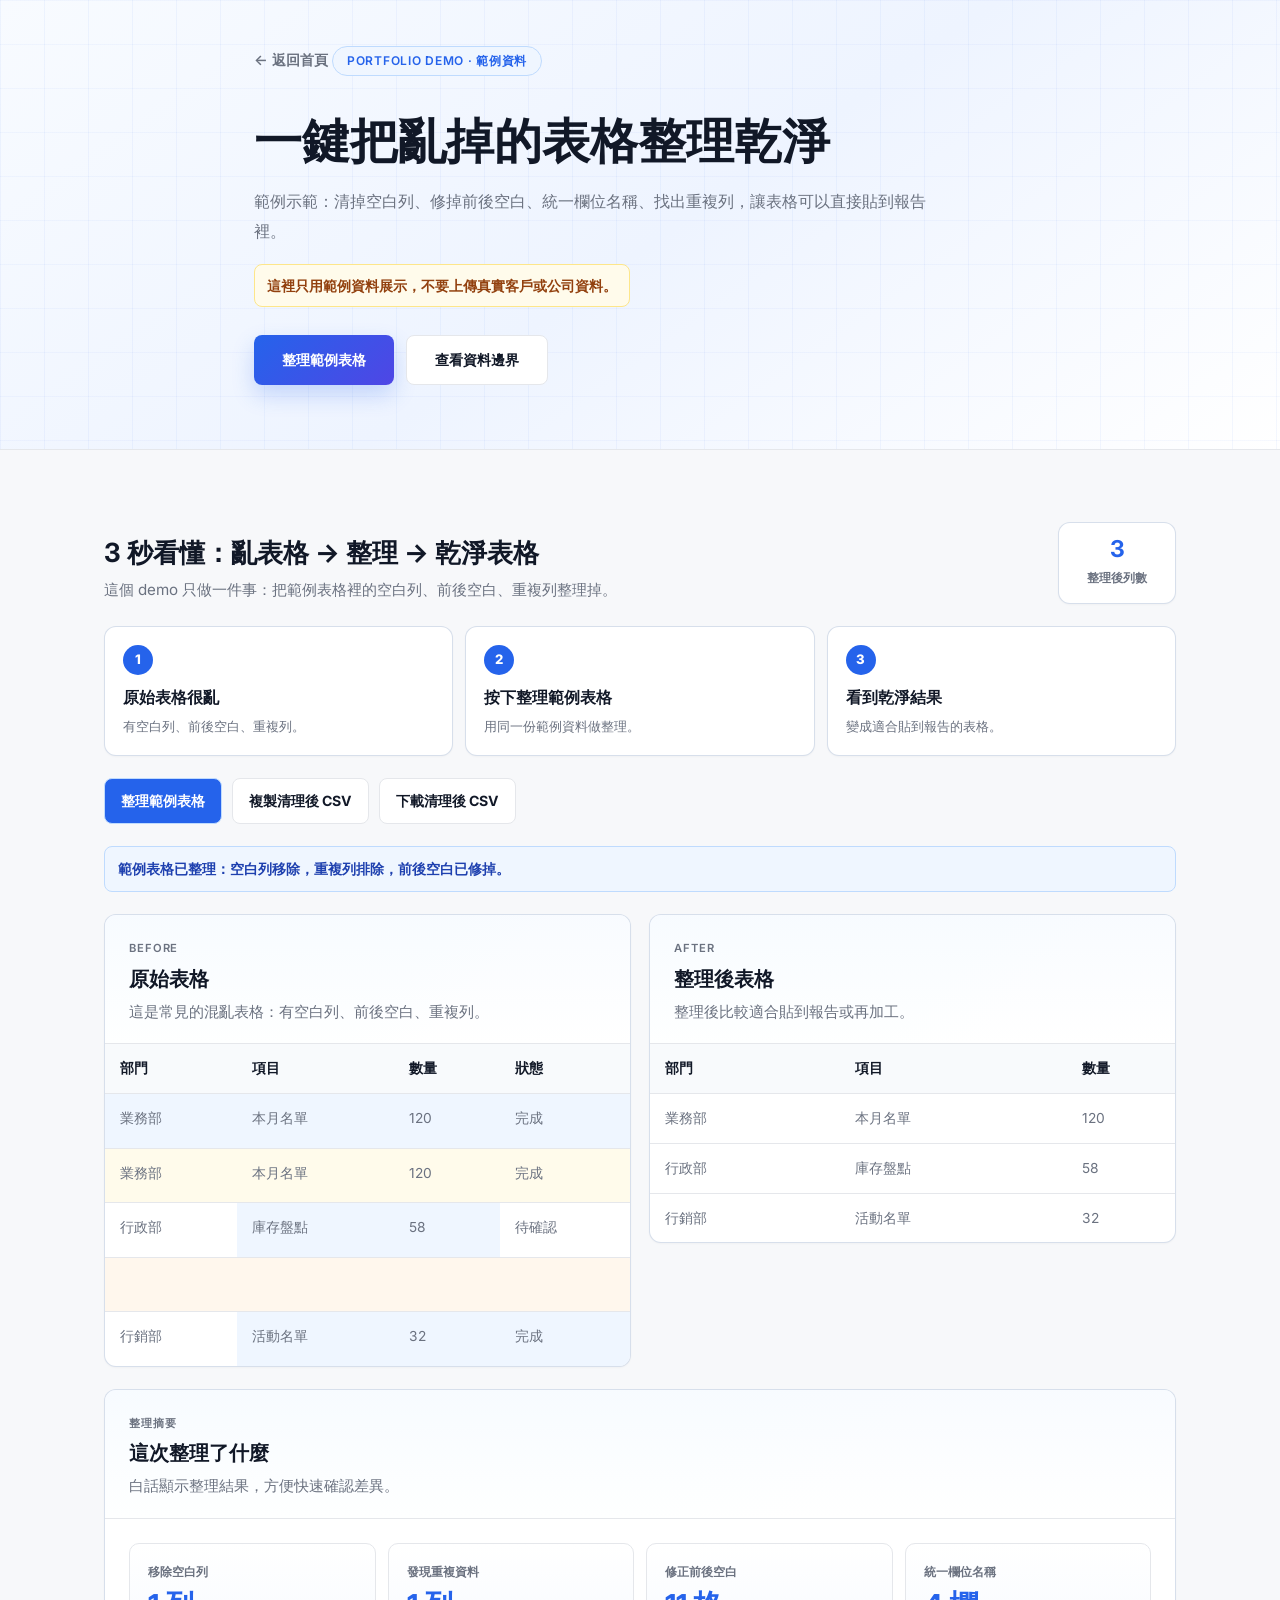
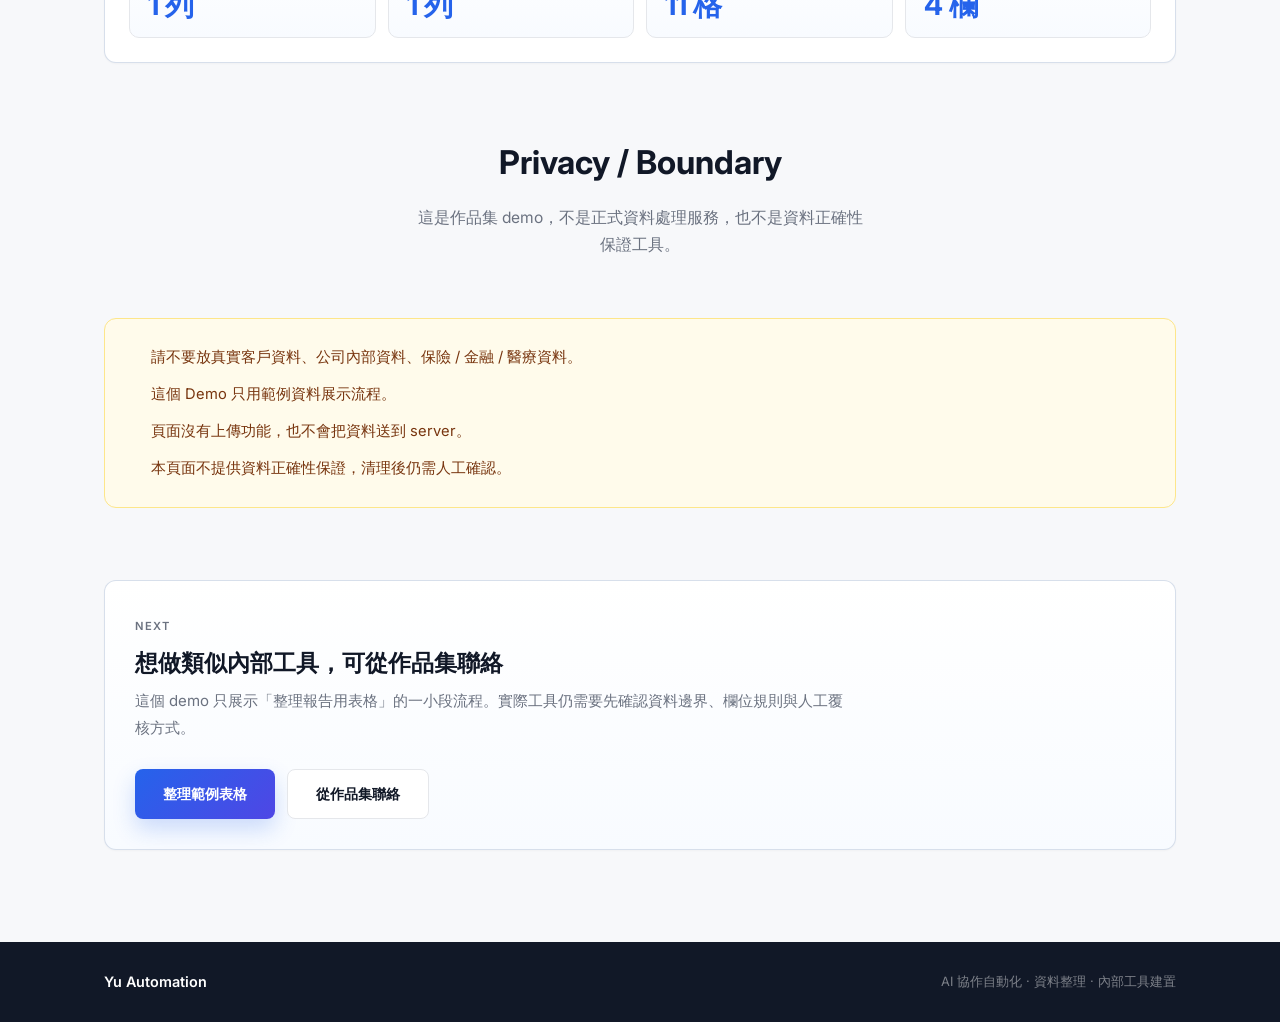
<file: projects/excel-csv-cleaner.html>
<!DOCTYPE html>
<html lang="zh-TW">
<head>
  <meta charset="UTF-8">
  <meta name="viewport" content="width=device-width, initial-scale=1.0">
  <title>一鍵把亂掉的表格整理乾淨｜Yu Automation</title>
  <meta name="description" content="用範例資料示範把混亂 Excel / CSV 表格整理成可貼到報告的乾淨格式。">
  <link rel="icon" href="../assets/favicon.svg" type="image/svg+xml">
  <link rel="preconnect" href="https://fonts.googleapis.com">
  <link rel="preconnect" href="https://fonts.gstatic.com" crossorigin>
  <link href="https://fonts.googleapis.com/css2?family=Inter:wght@300;400;500;600;700&display=swap" rel="stylesheet">
  <link rel="stylesheet" href="../style.css">
</head>
<body class="demo-page">
  <header class="demo-header">
    <div class="container demo-header-inner">
      <a href="../index.html#portfolio" class="demo-back">&larr; 返回首頁</a>
      <span class="hero-badge">Portfolio Demo · 範例資料</span>
      <h1 class="demo-title">一鍵把亂掉的表格整理乾淨</h1>
      <p class="demo-lede">
        範例示範：清掉空白列、修掉前後空白、統一欄位名稱、找出重複列，讓表格可以直接貼到報告裡。
      </p>
      <p class="demo-boundary-note">這裡只用範例資料展示，不要上傳真實客戶或公司資料。</p>
      <div class="demo-hero-actions">
        <a href="#cleaner-demo" class="btn-primary">整理範例表格</a>
        <a href="#cleaner-boundary" class="btn-secondary">查看資料邊界</a>
      </div>
    </div>
  </header>

  <main class="demo-main" data-demo="excel-csv-cleaner">
    <section class="container cleaner-showcase" id="cleaner-demo" aria-labelledby="cleaner-title">
      <div class="demo-tool-header">
        <div>
          <h2 id="cleaner-title">3 秒看懂：亂表格 → 整理 → 乾淨表格</h2>
          <p>這個 demo 只做一件事：把範例表格裡的空白列、前後空白、重複列整理掉。</p>
        </div>
        <div class="demo-count">
          <strong id="cleaner-row-count">0</strong>
          <span>整理後列數</span>
        </div>
      </div>

      <div class="cleaner-steps" aria-label="Demo 三步驟">
        <article class="cleaner-step-card">
          <span>1</span>
          <h3>原始表格很亂</h3>
          <p>有空白列、前後空白、重複列。</p>
        </article>
        <article class="cleaner-step-card">
          <span>2</span>
          <h3>按下整理範例表格</h3>
          <p>用同一份範例資料做整理。</p>
        </article>
        <article class="cleaner-step-card">
          <span>3</span>
          <h3>看到乾淨結果</h3>
          <p>變成適合貼到報告的表格。</p>
        </article>
      </div>

      <div class="cleaner-demo-actions" aria-label="CSV demo actions">
        <button type="button" class="cleaner-action-button" id="load-sample-csv">整理範例表格</button>
        <button type="button" class="cleaner-action-button cleaner-action-button--secondary" id="copy-cleaned-csv">複製清理後 CSV</button>
        <button type="button" class="cleaner-action-button cleaner-action-button--secondary" id="download-cleaned-csv">下載清理後 CSV</button>
      </div>
      <p class="cleaner-status" id="cleaner-status" role="status" aria-live="polite">範例表格已載入。按一下按鈕，就能看懂整理前後差異。</p>

      <div class="cleaner-comparison-grid">
        <div class="cleaner-panel" id="cleaner-before">
          <div class="cleaner-panel-head">
            <span class="block-label">Before</span>
            <h3>原始表格</h3>
            <p>這是常見的混亂表格：有空白列、前後空白、重複列。</p>
          </div>
          <div class="cleaner-table-wrap" id="cleaner-before-table" tabindex="0"></div>
        </div>

        <div class="cleaner-panel" id="cleaner-after">
          <div class="cleaner-panel-head">
            <span class="block-label">After</span>
            <h3>整理後表格</h3>
            <p>整理後比較適合貼到報告或再加工。</p>
          </div>
          <div class="cleaner-table-wrap" id="cleaner-after-table" tabindex="0"></div>
        </div>
      </div>

      <div class="cleaner-panel cleaner-summary-panel" id="cleaner-summary">
        <div class="cleaner-panel-head">
          <span class="block-label">整理摘要</span>
          <h3>這次整理了什麼</h3>
          <p>白話顯示整理結果，方便快速確認差異。</p>
        </div>
        <div class="cleaner-summary-grid">
          <div class="summary-card">
            <span>移除空白列</span>
            <strong><b id="summary-removed-empty-rows">0</b> 列</strong>
          </div>
          <div class="summary-card">
            <span>發現重複資料</span>
            <strong><b id="summary-duplicate-rows">0</b> 列</strong>
          </div>
          <div class="summary-card">
            <span>修正前後空白</span>
            <strong><b id="summary-trimmed-cells">0</b> 格</strong>
          </div>
          <div class="summary-card">
            <span>統一欄位名稱</span>
            <strong><b id="summary-normalized-headers">0</b> 欄</strong>
          </div>
        </div>
      </div>
    </section>

    <section class="container cleaner-boundary" id="cleaner-boundary" aria-labelledby="cleaner-boundary-title">
      <div class="section-header">
        <h2 class="section-title" id="cleaner-boundary-title">Privacy / Boundary</h2>
        <p class="section-desc">這是作品集 demo，不是正式資料處理服務，也不是資料正確性保證工具。</p>
      </div>
      <div class="boundary-card">
        <ul class="boundary-list">
          <li>請不要放真實客戶資料、公司內部資料、保險 / 金融 / 醫療資料。</li>
          <li>這個 Demo 只用範例資料展示流程。</li>
          <li>頁面沒有上傳功能，也不會把資料送到 server。</li>
          <li>本頁面不提供資料正確性保證，清理後仍需人工確認。</li>
        </ul>
      </div>
    </section>

    <section class="container cleaner-flow" aria-labelledby="cleaner-cta-title">
      <div class="cleaner-cta-panel">
        <span class="block-label">Next</span>
        <h2 id="cleaner-cta-title">想做類似內部工具，可從作品集聯絡</h2>
        <p>這個 demo 只展示「整理報告用表格」的一小段流程。實際工具仍需要先確認資料邊界、欄位規則與人工覆核方式。</p>
        <div class="demo-hero-actions">
          <a href="#cleaner-demo" class="btn-primary">整理範例表格</a>
          <a href="../index.html#contact" class="btn-secondary">從作品集聯絡</a>
        </div>
      </div>
    </section>
  </main>

  <footer class="footer">
    <div class="container footer-inner">
      <span class="footer-brand">Yu Automation</span>
      <span class="footer-tagline">AI 協作自動化 · 資料整理 · 內部工具建置</span>
    </div>
  </footer>

  <script src="../app.js"></script>
</body>
</html>
</file>
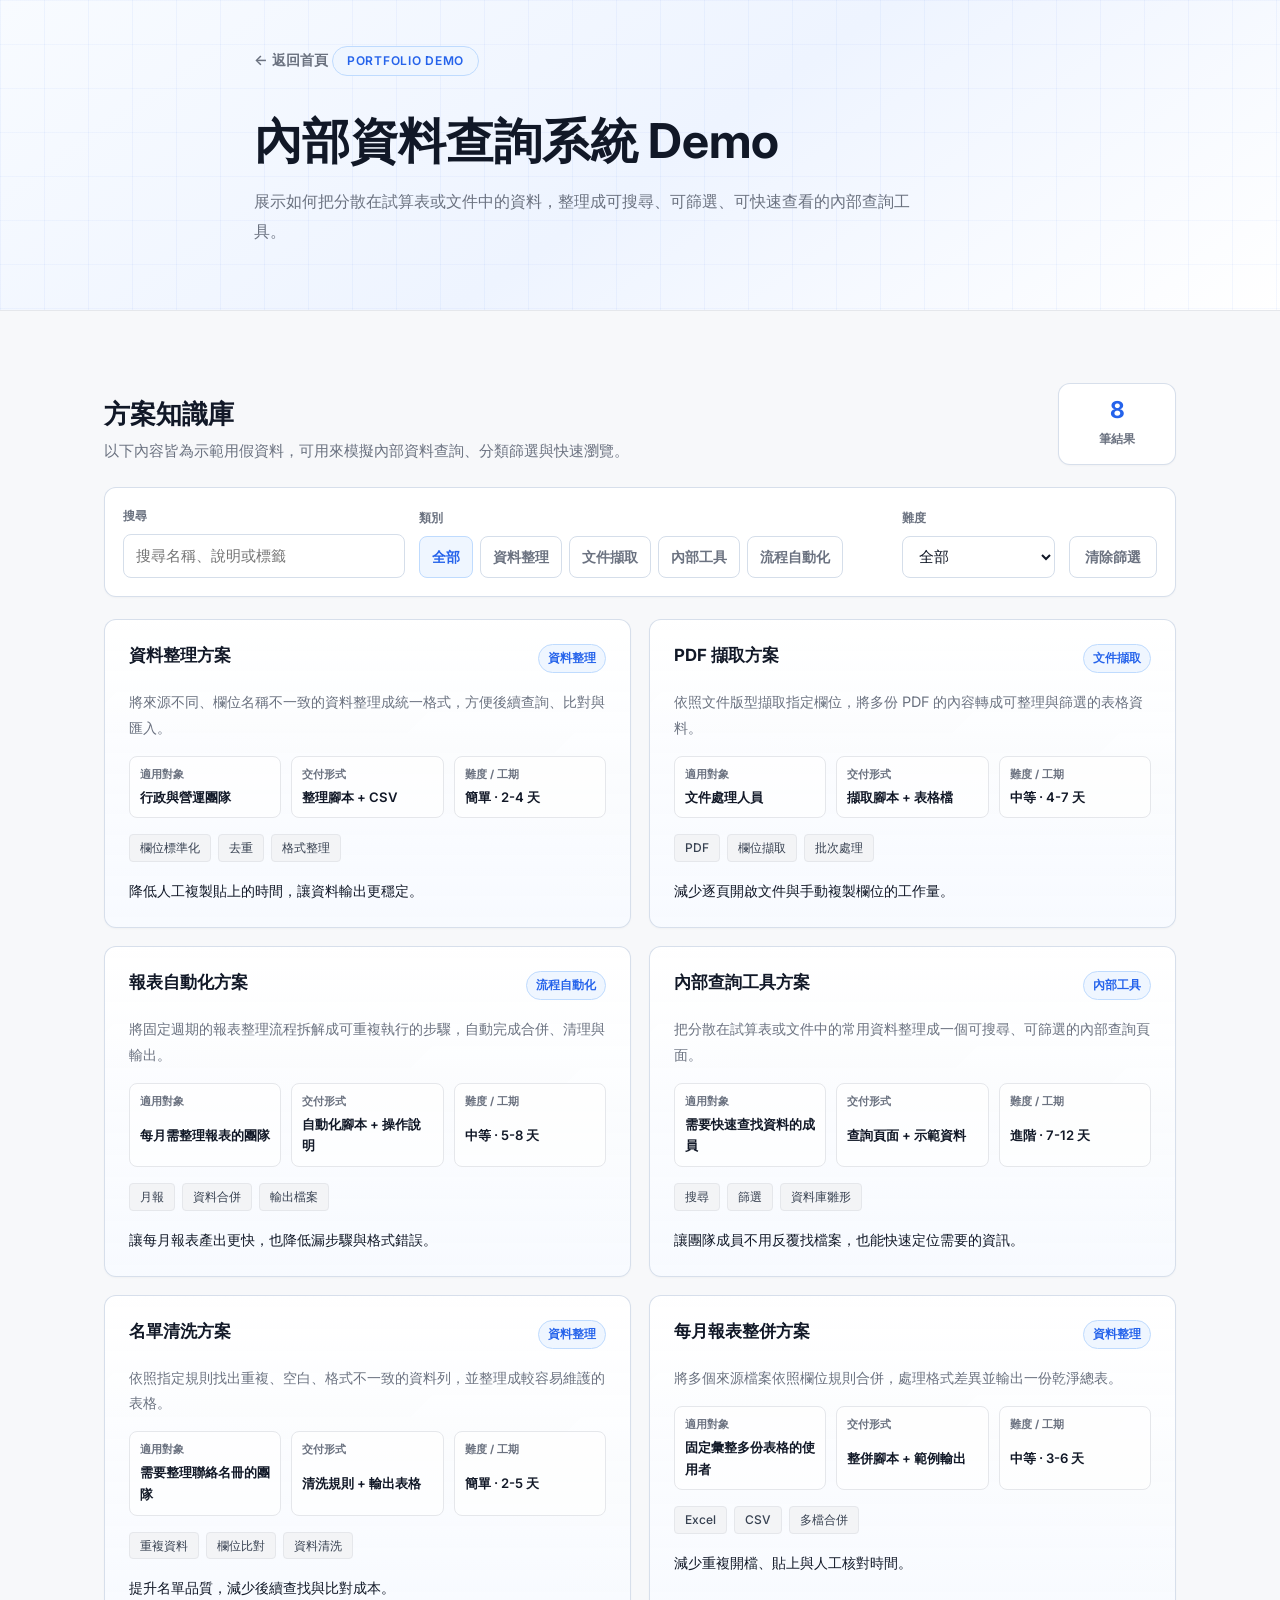
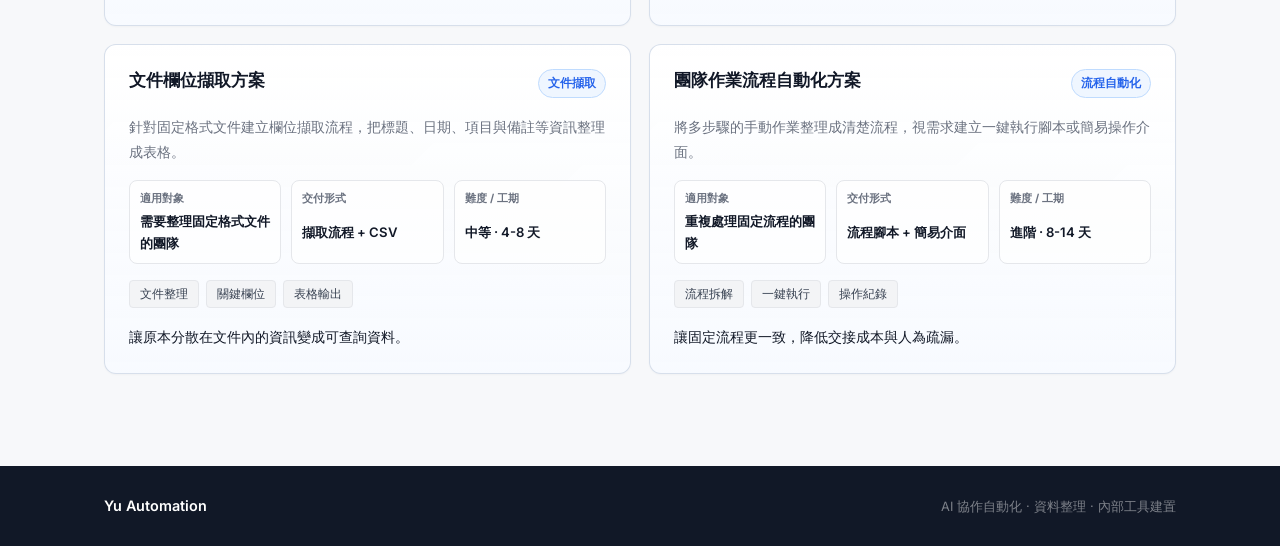
<file: projects/internal-search-system.html>
<!DOCTYPE html>
<html lang="zh-TW">
<head>
  <meta charset="UTF-8">
  <meta name="viewport" content="width=device-width, initial-scale=1.0">
  <title>內部資料查詢系統 Demo｜Yu Automation</title>
  <meta name="description" content="內部資料查詢系統 Demo，展示如何將分散資料整理成可搜尋、可篩選、可快速查看的內部查詢工具。">
  <link rel="icon" href="../assets/favicon.svg" type="image/svg+xml">
  <link rel="preconnect" href="https://fonts.googleapis.com">
  <link rel="preconnect" href="https://fonts.gstatic.com" crossorigin>
  <link href="https://fonts.googleapis.com/css2?family=Inter:wght@300;400;500;600;700&display=swap" rel="stylesheet">
  <link rel="stylesheet" href="../style.css">
</head>
<body class="demo-page">
  <header class="demo-header">
    <div class="container demo-header-inner">
      <a href="../index.html#portfolio" class="demo-back">&larr; 返回首頁</a>
      <span class="hero-badge">Portfolio Demo</span>
      <h1 class="demo-title">內部資料查詢系統 Demo</h1>
      <p class="demo-lede">
        展示如何把分散在試算表或文件中的資料，整理成可搜尋、可篩選、可快速查看的內部查詢工具。
      </p>
    </div>
  </header>

  <main class="demo-main" data-demo="internal-search">
    <section class="container demo-tool" aria-labelledby="demo-tool-title">
      <div class="demo-tool-header">
        <div>
          <h2 id="demo-tool-title">方案知識庫</h2>
          <p>以下內容皆為示範用假資料，可用來模擬內部資料查詢、分類篩選與快速瀏覽。</p>
        </div>
        <div class="demo-count" aria-live="polite">
          <strong id="demo-result-count">0</strong>
          <span>筆結果</span>
        </div>
      </div>

      <div class="demo-controls">
        <label class="demo-search-field" for="demo-search">
          <span>搜尋</span>
          <input id="demo-search" type="search" placeholder="搜尋名稱、說明或標籤">
        </label>

        <div class="demo-filter-block" aria-label="類別篩選">
          <span class="demo-filter-label">類別</span>
          <div class="demo-segments">
            <button type="button" class="is-active" data-demo-category="全部">全部</button>
            <button type="button" data-demo-category="資料整理">資料整理</button>
            <button type="button" data-demo-category="文件擷取">文件擷取</button>
            <button type="button" data-demo-category="內部工具">內部工具</button>
            <button type="button" data-demo-category="流程自動化">流程自動化</button>
          </div>
        </div>

        <label class="demo-select-field" for="demo-difficulty">
          <span>難度</span>
          <select id="demo-difficulty">
            <option value="全部">全部</option>
            <option value="簡單">簡單</option>
            <option value="中等">中等</option>
            <option value="進階">進階</option>
          </select>
        </label>

        <button type="button" class="demo-clear" id="demo-clear">清除篩選</button>
      </div>

      <div class="demo-results" id="demo-results" aria-live="polite"></div>
      <p class="demo-empty" id="demo-empty" hidden>找不到符合條件的資料，請調整搜尋或篩選條件。</p>
    </section>
  </main>

  <footer class="footer">
    <div class="container footer-inner">
      <span class="footer-brand">Yu Automation</span>
      <span class="footer-tagline">AI 協作自動化 · 資料整理 · 內部工具建置</span>
    </div>
  </footer>

  <script src="../app.js"></script>
</body>
</html>
</file>
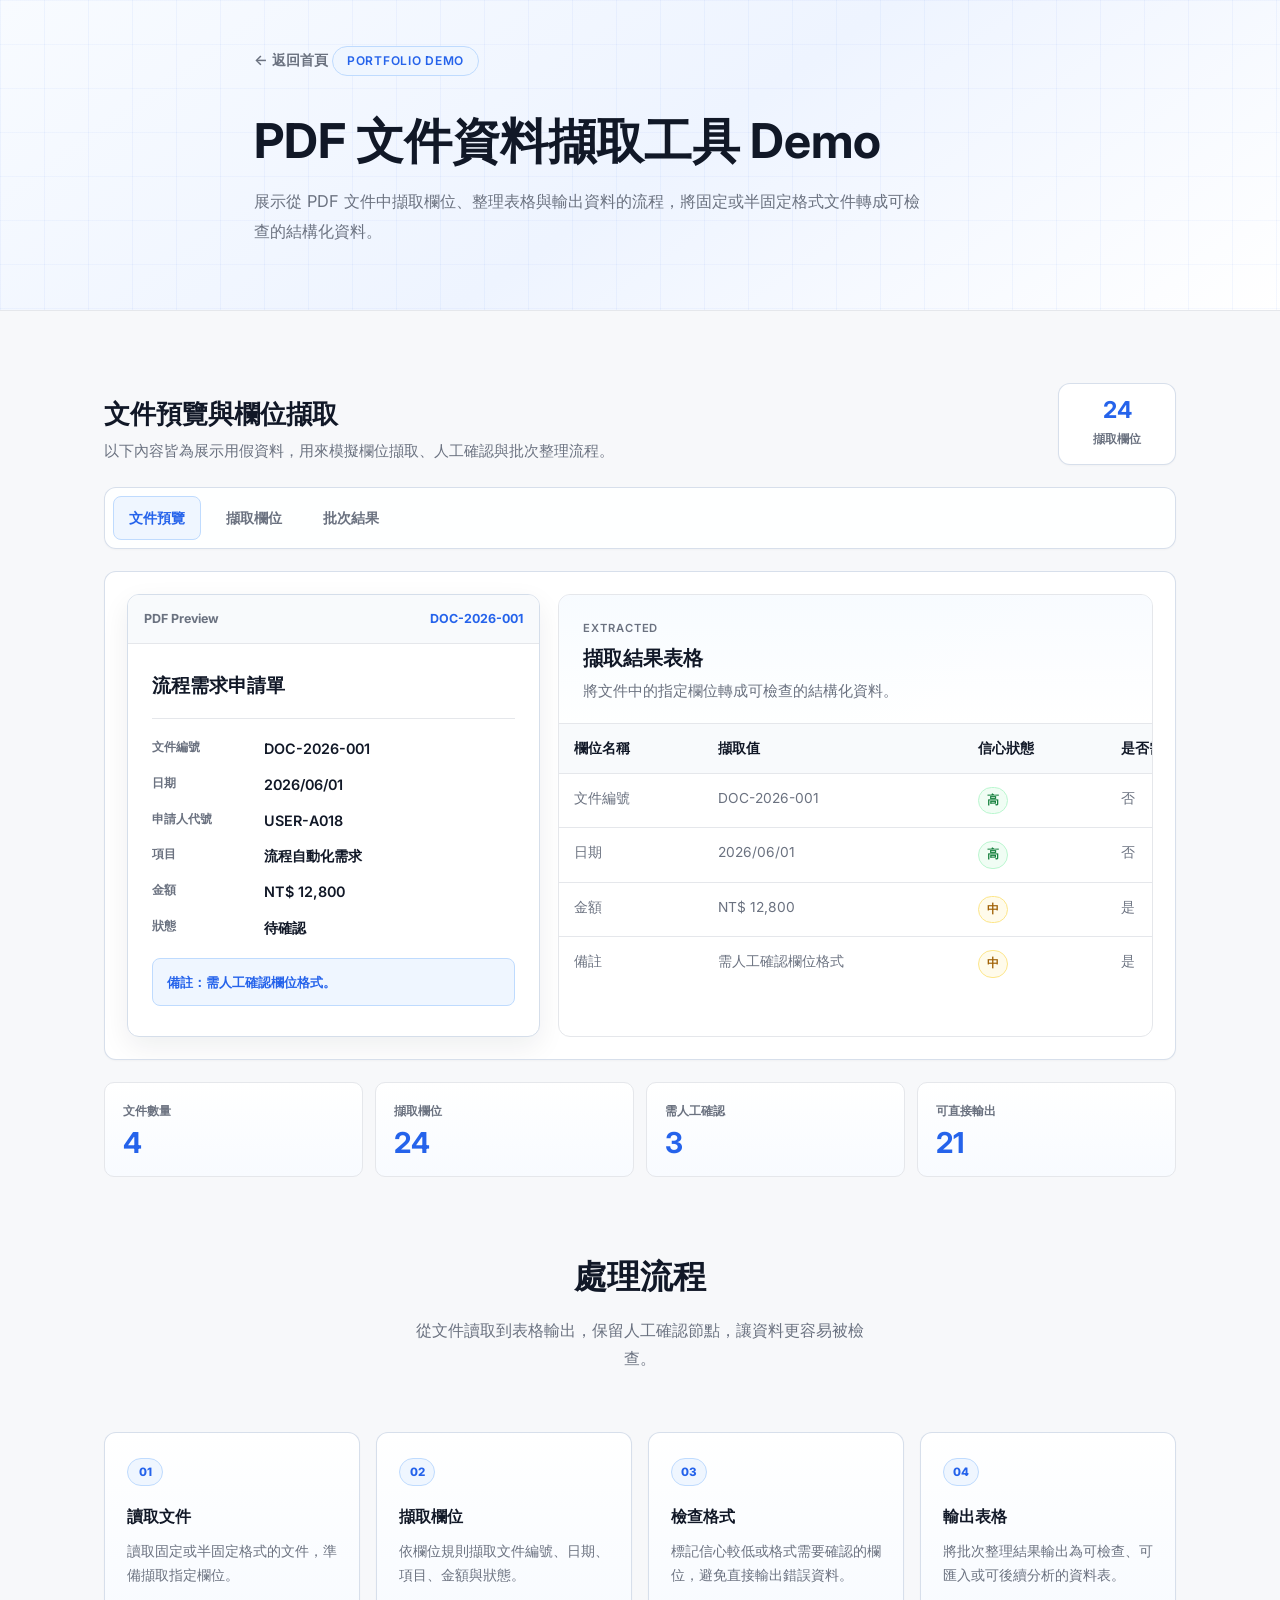
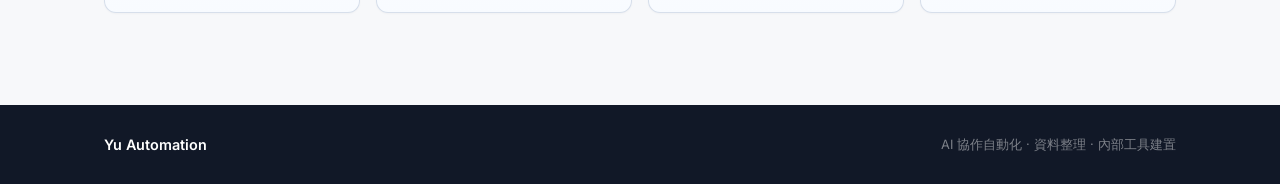
<file: projects/pdf-extractor.html>
<!DOCTYPE html>
<html lang="zh-TW">
<head>
  <meta charset="UTF-8">
  <meta name="viewport" content="width=device-width, initial-scale=1.0">
  <title>PDF 文件資料擷取工具 Demo｜Yu Automation</title>
  <meta name="description" content="PDF 文件資料擷取工具 Demo，展示從 PDF 文件中擷取欄位、整理表格與輸出資料的流程。">
  <link rel="icon" href="../assets/favicon.svg" type="image/svg+xml">
  <link rel="preconnect" href="https://fonts.googleapis.com">
  <link rel="preconnect" href="https://fonts.gstatic.com" crossorigin>
  <link href="https://fonts.googleapis.com/css2?family=Inter:wght@300;400;500;600;700&display=swap" rel="stylesheet">
  <link rel="stylesheet" href="../style.css">
</head>
<body class="demo-page">
  <header class="demo-header">
    <div class="container demo-header-inner">
      <a href="../index.html#portfolio" class="demo-back">&larr; 返回首頁</a>
      <span class="hero-badge">Portfolio Demo</span>
      <h1 class="demo-title">PDF 文件資料擷取工具 Demo</h1>
      <p class="demo-lede">
        展示從 PDF 文件中擷取欄位、整理表格與輸出資料的流程，將固定或半固定格式文件轉成可檢查的結構化資料。
      </p>
    </div>
  </header>

  <main class="demo-main" data-demo="pdf-extractor">
    <section class="container pdf-showcase" aria-labelledby="pdf-demo-title">
      <div class="demo-tool-header">
        <div>
          <h2 id="pdf-demo-title">文件預覽與欄位擷取</h2>
          <p>以下內容皆為展示用假資料，用來模擬欄位擷取、人工確認與批次整理流程。</p>
        </div>
        <div class="demo-count">
          <strong>24</strong>
          <span>擷取欄位</span>
        </div>
      </div>

      <div class="pdf-tabs" role="tablist" aria-label="PDF 擷取展示切換">
        <button type="button" class="is-active" role="tab" aria-selected="true" aria-controls="pdf-preview" data-pdf-view="preview">文件預覽</button>
        <button type="button" role="tab" aria-selected="false" aria-controls="pdf-fields" data-pdf-view="fields">擷取欄位</button>
        <button type="button" role="tab" aria-selected="false" aria-controls="pdf-batch" data-pdf-view="batch">批次結果</button>
      </div>

      <div class="pdf-panel is-active" id="pdf-preview" role="tabpanel" data-pdf-panel="preview">
        <div class="pdf-preview-layout">
          <article class="fake-pdf" aria-label="假 PDF 文件預覽">
            <div class="fake-pdf-top">
              <span>PDF Preview</span>
              <strong>DOC-2026-001</strong>
            </div>
            <div class="fake-pdf-body">
              <h3>流程需求申請單</h3>
              <dl>
                <div>
                  <dt>文件編號</dt>
                  <dd>DOC-2026-001</dd>
                </div>
                <div>
                  <dt>日期</dt>
                  <dd>2026/06/01</dd>
                </div>
                <div>
                  <dt>申請人代號</dt>
                  <dd>USER-A018</dd>
                </div>
                <div>
                  <dt>項目</dt>
                  <dd>流程自動化需求</dd>
                </div>
                <div>
                  <dt>金額</dt>
                  <dd>NT$ 12,800</dd>
                </div>
                <div>
                  <dt>狀態</dt>
                  <dd>待確認</dd>
                </div>
              </dl>
              <p>備註：需人工確認欄位格式。</p>
            </div>
          </article>

          <article class="pdf-result-card">
            <div class="cleaner-panel-head">
              <span class="block-label">Extracted</span>
              <h3>擷取結果表格</h3>
              <p>將文件中的指定欄位轉成可檢查的結構化資料。</p>
            </div>
            <div class="cleaner-table-wrap" tabindex="0">
              <table class="cleaner-table pdf-table">
                <thead>
                  <tr>
                    <th>欄位名稱</th>
                    <th>擷取值</th>
                    <th>信心狀態</th>
                    <th>是否需人工確認</th>
                  </tr>
                </thead>
                <tbody>
                  <tr>
                    <td>文件編號</td>
                    <td>DOC-2026-001</td>
                    <td><span class="status-chip status-chip--ok">高</span></td>
                    <td>否</td>
                  </tr>
                  <tr>
                    <td>日期</td>
                    <td>2026/06/01</td>
                    <td><span class="status-chip status-chip--ok">高</span></td>
                    <td>否</td>
                  </tr>
                  <tr>
                    <td>金額</td>
                    <td>NT$ 12,800</td>
                    <td><span class="status-chip status-chip--check">中</span></td>
                    <td>是</td>
                  </tr>
                  <tr>
                    <td>備註</td>
                    <td>需人工確認欄位格式</td>
                    <td><span class="status-chip status-chip--check">中</span></td>
                    <td>是</td>
                  </tr>
                </tbody>
              </table>
            </div>
          </article>
        </div>
      </div>

      <div class="pdf-panel" id="pdf-fields" role="tabpanel" data-pdf-panel="fields" hidden>
        <div class="cleaner-panel-head">
          <span class="block-label">Fields</span>
          <h3>擷取欄位</h3>
          <p>將文件中的欄位名稱、擷取值、信心狀態與人工確認需求集中檢查。</p>
        </div>
        <div class="cleaner-table-wrap" tabindex="0">
          <table class="cleaner-table">
            <thead>
              <tr>
                <th>欄位名稱</th>
                <th>擷取值</th>
                <th>信心狀態</th>
                <th>是否需人工確認</th>
              </tr>
            </thead>
            <tbody>
              <tr>
                <td>申請人代號</td>
                <td>USER-A018</td>
                <td><span class="status-chip status-chip--ok">高</span></td>
                <td>否</td>
              </tr>
              <tr>
                <td>項目</td>
                <td>流程自動化需求</td>
                <td><span class="status-chip status-chip--ok">高</span></td>
                <td>否</td>
              </tr>
              <tr>
                <td>狀態</td>
                <td>待確認</td>
                <td><span class="status-chip status-chip--check">中</span></td>
                <td>是</td>
              </tr>
            </tbody>
          </table>
        </div>
      </div>

      <div class="pdf-panel" id="pdf-batch" role="tabpanel" data-pdf-panel="batch" hidden>
        <div class="cleaner-panel-head">
          <span class="block-label">Batch</span>
          <h3>批次處理結果</h3>
          <p>使用假資料展示多份文件整理後的批次檢查表。</p>
        </div>
        <div class="cleaner-table-wrap" tabindex="0">
          <table class="cleaner-table">
            <thead>
              <tr>
                <th>文件編號</th>
                <th>日期</th>
                <th>項目</th>
                <th>金額</th>
                <th>狀態</th>
                <th>檢查結果</th>
              </tr>
            </thead>
            <tbody>
              <tr>
                <td>DOC-2026-001</td>
                <td>2026/06/01</td>
                <td>流程自動化需求</td>
                <td>12800</td>
                <td>待確認</td>
                <td><span class="status-chip status-chip--check">需確認</span></td>
              </tr>
              <tr>
                <td>DOC-2026-002</td>
                <td>2026/06/02</td>
                <td>資料整理需求</td>
                <td>9600</td>
                <td>可輸出</td>
                <td><span class="status-chip status-chip--ok">通過</span></td>
              </tr>
              <tr>
                <td>DOC-2026-003</td>
                <td>2026/06/03</td>
                <td>文件欄位擷取</td>
                <td>14200</td>
                <td>可輸出</td>
                <td><span class="status-chip status-chip--ok">通過</span></td>
              </tr>
              <tr>
                <td>DOC-2026-004</td>
                <td>2026/06/04</td>
                <td>報表整併需求</td>
                <td>11800</td>
                <td>待確認</td>
                <td><span class="status-chip status-chip--check">需確認</span></td>
              </tr>
            </tbody>
          </table>
        </div>
      </div>

      <div class="pdf-summary-grid" aria-label="PDF 擷取摘要">
        <div class="summary-card">
          <span>文件數量</span>
          <strong>4</strong>
        </div>
        <div class="summary-card">
          <span>擷取欄位</span>
          <strong>24</strong>
        </div>
        <div class="summary-card">
          <span>需人工確認</span>
          <strong>3</strong>
        </div>
        <div class="summary-card">
          <span>可直接輸出</span>
          <strong>21</strong>
        </div>
      </div>
    </section>

    <section class="container cleaner-flow" aria-labelledby="pdf-flow-title">
      <div class="section-header">
        <h2 class="section-title" id="pdf-flow-title">處理流程</h2>
        <p class="section-desc">從文件讀取到表格輸出，保留人工確認節點，讓資料更容易被檢查。</p>
      </div>
      <div class="cleaner-flow-grid">
        <article class="cleaner-flow-step">
          <span>01</span>
          <h3>讀取文件</h3>
          <p>讀取固定或半固定格式的文件，準備擷取指定欄位。</p>
        </article>
        <article class="cleaner-flow-step">
          <span>02</span>
          <h3>擷取欄位</h3>
          <p>依欄位規則擷取文件編號、日期、項目、金額與狀態。</p>
        </article>
        <article class="cleaner-flow-step">
          <span>03</span>
          <h3>檢查格式</h3>
          <p>標記信心較低或格式需要確認的欄位，避免直接輸出錯誤資料。</p>
        </article>
        <article class="cleaner-flow-step">
          <span>04</span>
          <h3>輸出表格</h3>
          <p>將批次整理結果輸出為可檢查、可匯入或可後續分析的資料表。</p>
        </article>
      </div>
    </section>
  </main>

  <footer class="footer">
    <div class="container footer-inner">
      <span class="footer-brand">Yu Automation</span>
      <span class="footer-tagline">AI 協作自動化 · 資料整理 · 內部工具建置</span>
    </div>
  </footer>

  <script src="../app.js"></script>
</body>
</html>
</file>
<file: style.css>
/* ===== Reset & Base ===== */
*, *::before, *::after {
  box-sizing: border-box;
  margin: 0;
  padding: 0;
}

:root {
  --bg: #ffffff;
  --bg-alt: #f7f8fa;
  --surface: #ffffff;
  --surface-soft: #f8fbff;
  --text: #111827;
  --text-secondary: #6b7280;
  --accent: #2563eb;
  --accent-hover: #1d4ed8;
  --accent-cyan: #0891b2;
  --accent-indigo: #4f46e5;
  --accent-light: #eff6ff;
  --accent-border: #bfdbfe;
  --border: #e5e7eb;
  --border-strong: #d5deea;
  --tag-bg: #f3f4f6;
  --tag-text: #374151;
  --nav-h: 64px;
  --radius: 8px;
  --shadow-card: 0 1px 3px rgba(15, 23, 42, 0.07), 0 12px 28px rgba(15, 23, 42, 0.06);
  --shadow-hover: 0 8px 18px rgba(15, 23, 42, 0.09), 0 18px 42px rgba(37, 99, 235, 0.08);
  --shadow-hero: 0 22px 60px rgba(15, 23, 42, 0.12);
}

html {
  scroll-behavior: smooth;
  scroll-padding-top: var(--nav-h);
}

body {
  font-family: 'Inter', -apple-system, BlinkMacSystemFont, 'Segoe UI', system-ui, sans-serif;
  color: var(--text);
  background: var(--bg);
  line-height: 1.65;
  font-size: 16px;
  -webkit-font-smoothing: antialiased;
  overflow-x: hidden;
}

a {
  color: inherit;
  text-decoration: none;
}

ul {
  list-style: none;
}

.container {
  max-width: 1120px;
  margin: 0 auto;
  padding: 0 24px;
}

/* ===== Navigation ===== */
.nav {
  position: sticky;
  top: 0;
  z-index: 200;
  height: var(--nav-h);
  background: rgba(255, 255, 255, 0.94);
  backdrop-filter: blur(10px);
  -webkit-backdrop-filter: blur(10px);
  border-bottom: 1px solid var(--border);
}

.nav-inner {
  display: flex;
  align-items: center;
  justify-content: space-between;
  height: 100%;
}

.nav-logo {
  font-size: 1.05rem;
  font-weight: 700;
  letter-spacing: 0;
  color: var(--text);
}

.nav-menu {
  display: flex;
  align-items: center;
  gap: 36px;
}

.nav-menu a {
  font-size: 0.875rem;
  font-weight: 500;
  color: var(--text-secondary);
  transition: color 0.18s;
}

.nav-menu a:hover {
  color: var(--text);
}

.nav-cta {
  border: 1px solid var(--border) !important;
  border-radius: var(--radius) !important;
  padding: 7px 18px !important;
  color: var(--text) !important;
  transition: border-color 0.18s, color 0.18s !important;
}

.nav-cta:hover {
  border-color: var(--accent) !important;
  color: var(--accent) !important;
}

.nav-toggle {
  display: none;
  flex-direction: column;
  justify-content: center;
  gap: 5px;
  width: 36px;
  height: 36px;
  background: none;
  border: none;
  cursor: pointer;
  padding: 6px;
  border-radius: 4px;
}

.nav-toggle span {
  display: block;
  width: 100%;
  height: 1.5px;
  background: var(--text);
  border-radius: 2px;
  transition: transform 0.25s, opacity 0.25s;
  transform-origin: center;
}

.nav-toggle.is-open span:nth-child(1) { transform: translateY(6.5px) rotate(45deg); }
.nav-toggle.is-open span:nth-child(2) { opacity: 0; }
.nav-toggle.is-open span:nth-child(3) { transform: translateY(-6.5px) rotate(-45deg); }

/* ===== Hero ===== */
.hero {
  position: relative;
  overflow: hidden;
  padding: 104px 0 96px;
  background:
    linear-gradient(90deg, rgba(37, 99, 235, 0.05) 1px, transparent 1px),
    linear-gradient(180deg, rgba(37, 99, 235, 0.04) 1px, transparent 1px),
    linear-gradient(145deg, #f8fbff 0%, #eef4ff 48%, #ffffff 100%);
  background-size: 44px 44px, 44px 44px, auto;
  border-bottom: 1px solid var(--border);
}

.hero-inner {
  display: grid;
  grid-template-columns: minmax(0, 1.02fr) minmax(360px, 0.98fr);
  align-items: center;
  gap: 58px;
}

.hero-copy {
  max-width: 650px;
  min-width: 0;
}

.hero-badge {
  display: inline-block;
  background: rgba(239, 246, 255, 0.88);
  color: var(--accent);
  border: 1px solid var(--accent-border);
  font-size: 0.75rem;
  font-weight: 600;
  letter-spacing: 0.06em;
  text-transform: uppercase;
  padding: 4px 14px;
  border-radius: 100px;
  margin-bottom: 28px;
}

.hero-title {
  font-size: 3.35rem;
  font-weight: 700;
  letter-spacing: 0;
  line-height: 1.1;
  color: var(--text);
  margin-bottom: 18px;
}

.hero-subtitle {
  font-size: 1.1rem;
  font-weight: 500;
  color: var(--accent);
  margin-bottom: 22px;
  letter-spacing: 0;
}

.hero-desc {
  font-size: 1rem;
  color: var(--text-secondary);
  line-height: 1.8;
  max-width: 540px;
  margin-bottom: 40px;
}

.hero-actions {
  display: flex;
  gap: 12px;
  flex-wrap: wrap;
}

.btn-primary {
  display: inline-flex;
  align-items: center;
  justify-content: center;
  background: linear-gradient(135deg, var(--accent) 0%, var(--accent-indigo) 100%);
  color: white;
  font-size: 0.9rem;
  font-weight: 600;
  padding: 12px 28px;
  border-radius: var(--radius);
  box-shadow: 0 10px 22px rgba(37, 99, 235, 0.22);
  transition: box-shadow 0.18s, transform 0.18s;
}

.btn-primary:hover {
  box-shadow: 0 14px 28px rgba(37, 99, 235, 0.28);
  transform: translateY(-1px);
}

.btn-secondary {
  display: inline-flex;
  align-items: center;
  justify-content: center;
  background: white;
  color: var(--text);
  font-size: 0.9rem;
  font-weight: 600;
  padding: 12px 28px;
  border-radius: var(--radius);
  border: 1px solid var(--border);
  transition: border-color 0.18s, color 0.18s, transform 0.12s;
}

.btn-secondary:hover {
  border-color: var(--accent);
  color: var(--accent);
  transform: translateY(-1px);
}

.hero-visual {
  min-width: 0;
  width: 100%;
}

.dashboard-card {
  width: 100%;
  max-width: 500px;
  margin-left: auto;
  padding: 18px;
  border: 1px solid rgba(148, 163, 184, 0.36);
  border-radius: 18px;
  background:
    linear-gradient(180deg, rgba(255, 255, 255, 0.96), rgba(248, 251, 255, 0.92)),
    linear-gradient(135deg, rgba(37, 99, 235, 0.12), rgba(8, 145, 178, 0.08));
  box-shadow: var(--shadow-hero);
}

.dashboard-topbar,
.preview-toolbar {
  display: flex;
  align-items: center;
  gap: 7px;
}

.dashboard-topbar {
  height: 28px;
  padding: 0 2px 12px;
}

.dashboard-topbar span,
.preview-toolbar span {
  display: block;
  width: 7px;
  height: 7px;
  border-radius: 50%;
  background: #cbd5e1;
}

.dashboard-topbar span:nth-child(2),
.preview-toolbar span:nth-child(2) {
  background: #93c5fd;
}

.dashboard-topbar span:nth-child(3),
.preview-toolbar span:nth-child(3) {
  background: #67e8f9;
}

.dashboard-grid {
  display: grid;
  grid-template-columns: minmax(0, 1.25fr) minmax(120px, 0.75fr);
  gap: 12px;
  margin-bottom: 12px;
}

.metric-card,
.code-panel,
.table-preview,
.workflow-preview {
  border: 1px solid rgba(213, 222, 234, 0.88);
  border-radius: 12px;
  background: rgba(255, 255, 255, 0.82);
  box-shadow: 0 1px 2px rgba(15, 23, 42, 0.04);
}

.metric-card {
  min-height: 102px;
  padding: 16px;
}

.metric-label {
  display: block;
  margin-bottom: 10px;
  color: var(--text-secondary);
  font-size: 0.78rem;
  font-weight: 600;
}

.metric-card strong {
  display: block;
  color: var(--text);
  font-size: 1.35rem;
  line-height: 1.1;
  margin-bottom: 12px;
}

.metric-card small {
  color: var(--text-secondary);
  font-size: 0.8rem;
}

.metric-card--primary {
  background: linear-gradient(135deg, rgba(239, 246, 255, 0.94), rgba(236, 254, 255, 0.82));
}

.metric-progress {
  overflow: hidden;
  height: 8px;
  border-radius: 999px;
  background: #e5e7eb;
}

.metric-progress span {
  display: block;
  width: 72%;
  height: 100%;
  border-radius: inherit;
  background: linear-gradient(90deg, var(--accent), var(--accent-cyan));
}

.workflow-preview {
  display: grid;
  grid-template-columns: 1fr 26px 1fr 26px 1fr;
  align-items: center;
  gap: 8px;
  padding: 14px;
  margin-bottom: 12px;
}

.workflow-node {
  display: inline-flex;
  align-items: center;
  justify-content: center;
  gap: 7px;
  min-height: 34px;
  border: 1px solid var(--border);
  border-radius: 8px;
  color: var(--text-secondary);
  background: #fff;
  font-size: 0.82rem;
  font-weight: 600;
}

.workflow-node span {
  width: 7px;
  height: 7px;
  border-radius: 50%;
  background: #94a3b8;
}

.workflow-node.is-active {
  color: var(--accent);
  border-color: var(--accent-border);
  background: var(--accent-light);
}

.workflow-node.is-active span {
  background: var(--accent);
}

.workflow-link {
  height: 2px;
  border-radius: 99px;
  background: linear-gradient(90deg, var(--border-strong), rgba(8, 145, 178, 0.5));
}

.code-panel {
  padding: 15px 16px;
  margin-bottom: 12px;
  background: #0f172a;
}

.code-line {
  height: 8px;
  width: 66%;
  border-radius: 99px;
  background: rgba(226, 232, 240, 0.36);
}

.code-line + .code-line {
  margin-top: 10px;
}

.code-line--wide {
  width: 86%;
  background: rgba(125, 211, 252, 0.56);
}

.code-line--short {
  width: 46%;
  background: rgba(191, 219, 254, 0.46);
}

.table-preview {
  overflow: hidden;
}

.table-row {
  display: grid;
  grid-template-columns: 1.2fr 1fr 0.8fr;
  gap: 10px;
  padding: 10px 14px;
  border-top: 1px solid var(--border);
  color: var(--text-secondary);
  font-size: 0.8rem;
}

.table-row:first-child {
  border-top: none;
}

.table-head {
  color: var(--text);
  font-weight: 700;
  background: rgba(248, 250, 252, 0.9);
}

/* ===== Section Base ===== */
.section {
  padding: 88px 0;
}

.section-alt {
  background: var(--bg-alt);
  border-top: 1px solid var(--border);
  border-bottom: 1px solid var(--border);
}

.section-header {
  text-align: center;
  margin-bottom: 60px;
}

.section-title {
  font-size: 2.05rem;
  font-weight: 700;
  letter-spacing: 0;
  margin-bottom: 14px;
}

.section-desc {
  color: var(--text-secondary);
  font-size: 0.975rem;
  line-height: 1.75;
  max-width: 460px;
  margin: 0 auto;
}

/* ===== Services ===== */
.services-grid {
  display: grid;
  grid-template-columns: repeat(3, 1fr);
  gap: 20px;
}

.service-card {
  position: relative;
  overflow: hidden;
  background:
    linear-gradient(180deg, rgba(255, 255, 255, 0.98), rgba(248, 251, 255, 0.92)),
    linear-gradient(135deg, rgba(37, 99, 235, 0.07), rgba(8, 145, 178, 0.04));
  border: 1px solid rgba(213, 222, 234, 0.95);
  border-radius: 12px;
  padding: 30px 26px;
  box-shadow: 0 1px 2px rgba(15, 23, 42, 0.03);
  transition: border-color 0.2s, box-shadow 0.2s, transform 0.2s;
}

.service-card::before {
  content: '';
  position: absolute;
  inset: 0 0 auto;
  height: 3px;
  background: linear-gradient(90deg, var(--accent), var(--accent-cyan));
  opacity: 0.42;
}

.service-card:hover {
  border-color: rgba(37, 99, 235, 0.28);
  box-shadow: var(--shadow-hover);
  transform: translateY(-4px);
}

.service-icon {
  width: 40px;
  height: 40px;
  display: flex;
  align-items: center;
  justify-content: center;
  background: linear-gradient(135deg, var(--accent-light), #ecfeff);
  border: 1px solid rgba(191, 219, 254, 0.8);
  border-radius: 8px;
  margin-bottom: 18px;
  color: var(--accent);
}

.service-icon svg {
  width: 20px;
  height: 20px;
}

.service-card h3 {
  font-size: 0.975rem;
  font-weight: 600;
  margin-bottom: 10px;
  letter-spacing: 0;
}

.service-card p {
  font-size: 0.875rem;
  color: var(--text-secondary);
  line-height: 1.75;
}

/* ===== Portfolio ===== */
.portfolio-grid {
  display: grid;
  grid-template-columns: repeat(3, 1fr);
  gap: 22px;
}

.portfolio-card {
  overflow: hidden;
  background: white;
  border: 1px solid rgba(213, 222, 234, 0.95);
  border-radius: 12px;
  padding: 20px 20px 26px;
  display: flex;
  flex-direction: column;
  gap: 22px;
  box-shadow: 0 1px 2px rgba(15, 23, 42, 0.03);
  transition: border-color 0.22s, box-shadow 0.22s, transform 0.22s;
}

.portfolio-card:hover {
  border-color: rgba(37, 99, 235, 0.24);
  box-shadow: var(--shadow-hover);
  transform: translateY(-3px);
}

.portfolio-preview {
  min-height: 126px;
  border: 1px solid rgba(213, 222, 234, 0.92);
  border-radius: 10px;
  background:
    linear-gradient(180deg, rgba(248, 251, 255, 0.96), rgba(255, 255, 255, 0.96)),
    linear-gradient(135deg, rgba(37, 99, 235, 0.1), rgba(8, 145, 178, 0.06));
  padding: 13px;
}

.preview-toolbar {
  padding-bottom: 12px;
  border-bottom: 1px solid rgba(226, 232, 240, 0.88);
}

.preview-table-grid {
  display: grid;
  grid-template-columns: 1fr 0.85fr 0.65fr;
  gap: 7px;
  padding-top: 14px;
}

.preview-table-grid span,
.preview-doc-layout span,
.preview-result-list span,
.preview-search-bar {
  display: block;
  border-radius: 6px;
  background: #e2e8f0;
}

.preview-table-grid span {
  height: 13px;
}

.preview-table-grid span:nth-child(3n + 1) {
  background: #bfdbfe;
}

.preview-table-grid span:nth-child(3n) {
  background: #dbeafe;
}

.preview-doc-layout {
  display: grid;
  gap: 9px;
  padding-top: 14px;
}

.preview-doc-layout span {
  height: 11px;
}

.preview-doc-layout span:first-child {
  width: 52%;
  height: 18px;
  background: #bfdbfe;
}

.preview-doc-layout span:nth-child(2) {
  width: 92%;
}

.preview-doc-layout span:nth-child(3) {
  width: 78%;
}

.preview-doc-layout span:nth-child(4) {
  width: 64%;
  background: #dbeafe;
}

.preview-search-bar {
  height: 28px;
  margin-top: 14px;
  background: linear-gradient(90deg, #dbeafe, #ecfeff);
}

.preview-result-list {
  display: grid;
  gap: 8px;
  padding-top: 12px;
}

.preview-result-list span {
  height: 12px;
}

.preview-result-list span:nth-child(1) {
  width: 82%;
}

.preview-result-list span:nth-child(2) {
  width: 66%;
  background: #bfdbfe;
}

.preview-result-list span:nth-child(3) {
  width: 74%;
}

.portfolio-card-top {
  display: flex;
  align-items: flex-start;
  gap: 14px;
}

.portfolio-number {
  flex-shrink: 0;
  font-size: 0.7rem;
  font-weight: 700;
  letter-spacing: 0.05em;
  color: var(--accent);
  background: var(--accent-light);
  border: 1px solid var(--accent-border);
  padding: 3px 9px;
  border-radius: 4px;
  margin-top: 3px;
}

.portfolio-title {
  font-size: 1rem;
  font-weight: 600;
  line-height: 1.4;
  letter-spacing: 0;
}

.portfolio-block {
  display: flex;
  flex-direction: column;
  gap: 6px;
}

.block-label {
  font-size: 0.7rem;
  font-weight: 600;
  letter-spacing: 0.08em;
  text-transform: uppercase;
  color: var(--text-secondary);
}

.portfolio-block p {
  font-size: 0.875rem;
  color: var(--text-secondary);
  line-height: 1.75;
}

.portfolio-block--result p {
  color: var(--text);
}

.portfolio-tags {
  display: flex;
  flex-wrap: wrap;
  gap: 7px;
  margin-top: auto;
  padding-top: 4px;
}

.tag {
  font-size: 0.75rem;
  font-weight: 500;
  color: var(--tag-text);
  background: var(--tag-bg);
  border: 1px solid var(--border);
  padding: 3px 10px;
  border-radius: 4px;
}

.portfolio-actions {
  padding-top: 2px;
}

.portfolio-demo-link {
  display: inline-flex;
  align-items: center;
  justify-content: center;
  min-height: 38px;
  padding: 9px 16px;
  border-radius: var(--radius);
  color: white;
  background: linear-gradient(135deg, var(--accent), var(--accent-indigo));
  font-size: 0.85rem;
  font-weight: 600;
  transition: box-shadow 0.18s, transform 0.18s;
}

.portfolio-demo-link:hover {
  box-shadow: 0 10px 22px rgba(37, 99, 235, 0.2);
  transform: translateY(-1px);
}

/* ===== Process ===== */
.process-steps {
  display: grid;
  grid-template-columns: minmax(0, 1fr) 54px minmax(0, 1fr) 54px minmax(0, 1fr) 54px minmax(0, 1fr);
  align-items: stretch;
  max-width: 1040px;
  margin: 0 auto;
}

.process-step {
  position: relative;
  min-width: 0;
  padding: 24px 18px 26px;
  border: 1px solid rgba(213, 222, 234, 0.95);
  border-radius: 12px;
  background: linear-gradient(180deg, #ffffff, #f8fbff);
  box-shadow: 0 1px 2px rgba(15, 23, 42, 0.03);
  display: flex;
  flex-direction: column;
  align-items: center;
  text-align: center;
}

.step-dot {
  width: 48px;
  height: 48px;
  border-radius: 50%;
  background: linear-gradient(135deg, var(--accent), var(--accent-cyan));
  box-shadow: 0 10px 20px rgba(37, 99, 235, 0.18);
  display: flex;
  align-items: center;
  justify-content: center;
  margin-bottom: 20px;
  flex-shrink: 0;
}

.step-number {
  font-size: 0.75rem;
  font-weight: 700;
  color: white;
  letter-spacing: 0.04em;
}

.step-body h3 {
  font-size: 0.975rem;
  font-weight: 600;
  margin-bottom: 10px;
  letter-spacing: 0;
}

.step-body p {
  font-size: 0.85rem;
  color: var(--text-secondary);
  line-height: 1.75;
  max-width: 175px;
  margin: 0 auto;
}

.process-line {
  align-self: start;
  height: 2px;
  background: linear-gradient(90deg, var(--border-strong), rgba(37, 99, 235, 0.4), var(--border-strong));
  margin-top: 48px;
  position: relative;
}

.process-line::before,
.process-line::after {
  content: '';
  position: absolute;
  top: 50%;
  width: 6px;
  height: 6px;
  border-radius: 50%;
  background: #bfdbfe;
  transform: translateY(-50%);
}

.process-line::before {
  left: 6px;
}

.process-line::after {
  right: 6px;
}

/* ===== Contact ===== */
.contact-box {
  max-width: 580px;
  margin: 0 auto;
  background: white;
  border: 1px solid var(--border);
  border-radius: var(--radius);
  padding: 44px 48px;
}

.contact-note {
  font-size: 0.95rem;
  color: var(--text-secondary);
  line-height: 1.8;
  margin-bottom: 32px;
}

.contact-checklist h4 {
  font-size: 0.875rem;
  font-weight: 600;
  margin-bottom: 14px;
  color: var(--text);
}

.contact-checklist ul {
  display: flex;
  flex-direction: column;
  gap: 10px;
  padding-left: 0;
}

.contact-checklist li {
  display: flex;
  align-items: flex-start;
  gap: 10px;
  font-size: 0.875rem;
  color: var(--text-secondary);
  line-height: 1.6;
}

.contact-checklist li::before {
  content: '';
  display: block;
  width: 6px;
  height: 6px;
  border-radius: 50%;
  background: var(--accent);
  flex-shrink: 0;
  margin-top: 7px;
}

/* ===== Footer ===== */
.footer {
  background: var(--text);
  padding: 28px 0;
}

.footer-inner {
  display: flex;
  align-items: center;
  justify-content: space-between;
  flex-wrap: wrap;
  gap: 8px;
}

.footer-brand {
  font-size: 0.9rem;
  font-weight: 600;
  color: white;
  letter-spacing: 0;
}

.footer-tagline {
  font-size: 0.8rem;
  color: rgba(255, 255, 255, 0.45);
}

/* ===== Scroll Animation ===== */
.reveal {
  opacity: 0;
  transform: translateY(18px);
  transition: opacity 0.5s ease, transform 0.5s ease;
}

.reveal.visible {
  opacity: 1;
  transform: translateY(0);
}

/* ===== Demo Page ===== */
.demo-page {
  background: var(--bg-alt);
}

.demo-header {
  padding: 42px 0 64px;
  background:
    linear-gradient(90deg, rgba(37, 99, 235, 0.05) 1px, transparent 1px),
    linear-gradient(180deg, rgba(37, 99, 235, 0.04) 1px, transparent 1px),
    linear-gradient(145deg, #f8fbff 0%, #eef4ff 52%, #ffffff 100%);
  background-size: 44px 44px, 44px 44px, auto;
  border-bottom: 1px solid var(--border);
}

.demo-header-inner {
  max-width: 820px;
}

.demo-back {
  display: inline-flex;
  align-items: center;
  min-height: 36px;
  margin-bottom: 36px;
  color: var(--text-secondary);
  font-size: 0.9rem;
  font-weight: 600;
  transition: color 0.18s;
}

.demo-back:hover {
  color: var(--accent);
}

.demo-title {
  margin: 0 0 18px;
  color: var(--text);
  font-size: 3rem;
  font-weight: 700;
  line-height: 1.12;
  letter-spacing: 0;
}

.demo-lede {
  max-width: 680px;
  color: var(--text-secondary);
  font-size: 1.02rem;
  line-height: 1.85;
}

.demo-boundary-note {
  display: inline-flex;
  align-items: center;
  margin-top: 18px;
  padding: 9px 12px;
  border: 1px solid #fde68a;
  border-radius: 8px;
  background: #fffbeb;
  color: #92400e;
  font-size: 0.88rem;
  font-weight: 700;
}

.demo-hero-actions {
  display: flex;
  flex-wrap: wrap;
  gap: 12px;
  margin-top: 28px;
}

.demo-main {
  padding: 72px 0 92px;
}

.demo-tool {
  display: grid;
  gap: 22px;
}

.demo-tool-header {
  display: flex;
  align-items: flex-end;
  justify-content: space-between;
  gap: 24px;
}

.demo-tool-header h2 {
  margin-bottom: 8px;
  font-size: 1.65rem;
  line-height: 1.25;
}

.demo-tool-header p {
  max-width: 620px;
  color: var(--text-secondary);
  font-size: 0.95rem;
  line-height: 1.75;
}

.demo-count {
  min-width: 118px;
  padding: 14px 16px;
  border: 1px solid rgba(213, 222, 234, 0.95);
  border-radius: 12px;
  background: white;
  text-align: center;
  box-shadow: 0 1px 2px rgba(15, 23, 42, 0.03);
}

.demo-count strong {
  display: block;
  color: var(--accent);
  font-size: 1.45rem;
  line-height: 1.1;
}

.demo-count span {
  color: var(--text-secondary);
  font-size: 0.78rem;
  font-weight: 600;
}

.demo-controls {
  display: grid;
  grid-template-columns: minmax(220px, 1.2fr) minmax(320px, 2fr) minmax(150px, 0.65fr) auto;
  align-items: end;
  gap: 14px;
  padding: 18px;
  border: 1px solid rgba(213, 222, 234, 0.95);
  border-radius: 12px;
  background: rgba(255, 255, 255, 0.9);
  box-shadow: 0 1px 2px rgba(15, 23, 42, 0.03);
}

.demo-search-field,
.demo-select-field,
.demo-filter-block {
  display: grid;
  gap: 8px;
}

.demo-search-field span,
.demo-select-field span,
.demo-filter-label {
  color: var(--text-secondary);
  font-size: 0.76rem;
  font-weight: 700;
}

.demo-search-field input,
.demo-select-field select {
  width: 100%;
  min-height: 42px;
  border: 1px solid var(--border-strong);
  border-radius: var(--radius);
  background: white;
  color: var(--text);
  font: inherit;
  font-size: 0.92rem;
  padding: 9px 12px;
  outline: none;
  transition: border-color 0.18s, box-shadow 0.18s;
}

.demo-search-field input:focus,
.demo-select-field select:focus {
  border-color: var(--accent);
  box-shadow: 0 0 0 3px rgba(37, 99, 235, 0.12);
}

.demo-segments {
  display: flex;
  flex-wrap: wrap;
  gap: 7px;
}

.demo-segments button,
.demo-clear {
  min-height: 42px;
  border: 1px solid var(--border-strong);
  border-radius: var(--radius);
  background: white;
  color: var(--text-secondary);
  font: inherit;
  font-size: 0.86rem;
  font-weight: 600;
  cursor: pointer;
  transition: border-color 0.18s, background 0.18s, color 0.18s, transform 0.18s;
}

.demo-segments button {
  padding: 8px 12px;
}

.demo-segments button:hover,
.demo-clear:hover {
  border-color: var(--accent-border);
  color: var(--accent);
}

.demo-segments button.is-active {
  border-color: var(--accent-border);
  background: var(--accent-light);
  color: var(--accent);
}

.demo-clear {
  padding: 8px 15px;
}

.demo-results {
  display: grid;
  grid-template-columns: repeat(2, minmax(0, 1fr));
  gap: 18px;
}

.demo-result-card {
  display: flex;
  flex-direction: column;
  gap: 16px;
  min-width: 0;
  padding: 24px;
  border: 1px solid rgba(213, 222, 234, 0.95);
  border-radius: 12px;
  background:
    linear-gradient(180deg, rgba(255, 255, 255, 0.98), rgba(248, 251, 255, 0.92)),
    linear-gradient(135deg, rgba(37, 99, 235, 0.06), rgba(8, 145, 178, 0.04));
  box-shadow: 0 1px 2px rgba(15, 23, 42, 0.03);
  transition: border-color 0.2s, box-shadow 0.2s, transform 0.2s;
}

.demo-result-card:hover {
  border-color: rgba(37, 99, 235, 0.26);
  box-shadow: var(--shadow-card);
  transform: translateY(-2px);
}

.demo-card-top {
  display: flex;
  align-items: flex-start;
  justify-content: space-between;
  gap: 16px;
}

.demo-card-top h3 {
  font-size: 1.05rem;
  line-height: 1.4;
}

.demo-category {
  flex-shrink: 0;
  padding: 4px 9px;
  border: 1px solid var(--accent-border);
  border-radius: 999px;
  background: var(--accent-light);
  color: var(--accent);
  font-size: 0.72rem;
  font-weight: 700;
}

.demo-card-desc,
.demo-card-result {
  color: var(--text-secondary);
  font-size: 0.9rem;
  line-height: 1.75;
}

.demo-card-result {
  color: var(--text);
}

.demo-card-meta {
  display: grid;
  grid-template-columns: repeat(3, minmax(0, 1fr));
  gap: 10px;
}

.demo-card-meta span {
  display: grid;
  gap: 3px;
  min-width: 0;
  padding: 9px 10px;
  border: 1px solid var(--border);
  border-radius: 8px;
  background: rgba(255, 255, 255, 0.72);
  color: var(--text);
  font-size: 0.82rem;
  font-weight: 600;
}

.demo-card-meta small {
  color: var(--text-secondary);
  font-size: 0.68rem;
  font-weight: 700;
}

.demo-card-tags {
  display: flex;
  flex-wrap: wrap;
  gap: 7px;
}

.demo-empty {
  padding: 28px;
  border: 1px dashed var(--border-strong);
  border-radius: 12px;
  background: white;
  color: var(--text-secondary);
  text-align: center;
}

.cleaner-problems {
  padding-bottom: 72px;
}

.cleaner-problem-grid {
  display: grid;
  grid-template-columns: repeat(5, minmax(0, 1fr));
  gap: 14px;
}

.cleaner-problem-card {
  min-width: 0;
  padding: 20px 18px;
  border: 1px solid rgba(213, 222, 234, 0.95);
  border-radius: 12px;
  background: white;
  box-shadow: 0 1px 2px rgba(15, 23, 42, 0.03);
}

.cleaner-problem-card span {
  display: inline-flex;
  align-items: center;
  justify-content: center;
  min-width: 34px;
  height: 26px;
  margin-bottom: 16px;
  border: 1px solid var(--accent-border);
  border-radius: 999px;
  background: var(--accent-light);
  color: var(--accent);
  font-size: 0.72rem;
  font-weight: 800;
}

.cleaner-problem-card h3 {
  margin-bottom: 9px;
  font-size: 0.98rem;
  line-height: 1.35;
}

.cleaner-problem-card p {
  color: var(--text-secondary);
  font-size: 0.84rem;
  line-height: 1.68;
}

.cleaner-showcase {
  display: grid;
  gap: 22px;
}

.cleaner-steps {
  display: grid;
  grid-template-columns: repeat(3, minmax(0, 1fr));
  gap: 12px;
}

.cleaner-step-card {
  min-width: 0;
  padding: 18px;
  border: 1px solid rgba(213, 222, 234, 0.95);
  border-radius: 12px;
  background: white;
  box-shadow: 0 1px 2px rgba(15, 23, 42, 0.03);
}

.cleaner-step-card span {
  display: inline-flex;
  align-items: center;
  justify-content: center;
  width: 30px;
  height: 30px;
  margin-bottom: 12px;
  border-radius: 999px;
  background: var(--accent);
  color: white;
  font-size: 0.82rem;
  font-weight: 800;
}

.cleaner-step-card h3 {
  margin-bottom: 7px;
  font-size: 0.98rem;
  line-height: 1.35;
}

.cleaner-step-card p {
  color: var(--text-secondary);
  font-size: 0.84rem;
  line-height: 1.65;
}

.cleaner-demo-actions {
  display: flex;
  flex-wrap: wrap;
  gap: 10px;
}

.cleaner-action-button {
  min-height: 42px;
  border: 1px solid var(--accent-border);
  border-radius: var(--radius);
  background: var(--accent);
  color: white;
  font: inherit;
  font-size: 0.88rem;
  font-weight: 700;
  padding: 10px 16px;
  cursor: pointer;
  transition: background 0.18s, border-color 0.18s, transform 0.18s;
}

.cleaner-action-button:hover {
  background: var(--accent-indigo);
  transform: translateY(-1px);
}

.cleaner-action-button--secondary {
  border-color: var(--border);
  background: white;
  color: var(--text);
}

.cleaner-action-button--secondary:hover {
  border-color: var(--accent);
  background: var(--accent-light);
  color: var(--accent);
}

.cleaner-status {
  padding: 11px 13px;
  border: 1px solid #bfdbfe;
  border-radius: 8px;
  background: #eff6ff;
  color: #1e40af;
  font-size: 0.86rem;
  font-weight: 700;
}

.cleaner-sample-card {
  overflow: hidden;
  border: 1px solid rgba(213, 222, 234, 0.95);
  border-radius: 12px;
  background: white;
  box-shadow: 0 1px 2px rgba(15, 23, 42, 0.03);
}

.cleaner-sample-source {
  overflow-x: auto;
  margin: 0;
  padding: 20px 24px;
  background: #0f172a;
  color: #dbeafe;
  font-family: "SFMono-Regular", Consolas, "Liberation Mono", monospace;
  font-size: 0.84rem;
  line-height: 1.75;
  white-space: pre;
}

.cleaner-tabs {
  display: flex;
  flex-wrap: wrap;
  gap: 9px;
  padding: 8px;
  border: 1px solid rgba(213, 222, 234, 0.95);
  border-radius: 12px;
  background: rgba(255, 255, 255, 0.88);
  box-shadow: 0 1px 2px rgba(15, 23, 42, 0.03);
}

.cleaner-tabs button {
  min-height: 42px;
  border: 1px solid transparent;
  border-radius: var(--radius);
  background: transparent;
  color: var(--text-secondary);
  font: inherit;
  font-size: 0.9rem;
  font-weight: 700;
  padding: 9px 15px;
  cursor: pointer;
  transition: background 0.18s, border-color 0.18s, color 0.18s, transform 0.18s;
}

.cleaner-tabs button:hover {
  color: var(--accent);
}

.cleaner-tabs button.is-active {
  border-color: var(--accent-border);
  background: var(--accent-light);
  color: var(--accent);
}

.cleaner-comparison-grid {
  display: grid;
  grid-template-columns: repeat(2, minmax(0, 1fr));
  gap: 18px;
  align-items: start;
}

.cleaner-panel {
  overflow: hidden;
  border: 1px solid rgba(213, 222, 234, 0.95);
  border-radius: 12px;
  background: white;
  box-shadow: 0 1px 2px rgba(15, 23, 42, 0.03);
}

.cleaner-panel[hidden] {
  display: none;
}

.cleaner-panel-head {
  display: grid;
  gap: 8px;
  padding: 24px 24px 18px;
  border-bottom: 1px solid var(--border);
  background:
    linear-gradient(180deg, rgba(248, 251, 255, 0.96), rgba(255, 255, 255, 0.96)),
    linear-gradient(135deg, rgba(37, 99, 235, 0.08), rgba(8, 145, 178, 0.04));
}

.cleaner-panel-head h3 {
  font-size: 1.25rem;
  line-height: 1.3;
}

.cleaner-panel-head p {
  max-width: 720px;
  color: var(--text-secondary);
  font-size: 0.92rem;
  line-height: 1.75;
}

.cleaner-table-wrap {
  overflow-x: auto;
  -webkit-overflow-scrolling: touch;
}

.cleaner-table-empty {
  padding: 22px;
  color: var(--text-secondary);
}

.cleaner-table {
  width: 100%;
  min-width: 760px;
  border-collapse: collapse;
}

.cleaner-table th,
.cleaner-table td {
  padding: 13px 15px;
  border-bottom: 1px solid var(--border);
  text-align: left;
  vertical-align: top;
  font-size: 0.86rem;
}

.cleaner-table th {
  color: var(--text);
  background: #f8fafc;
  font-weight: 700;
}

.cleaner-table td {
  color: var(--text-secondary);
}

.cleaner-table tbody tr:last-child td {
  border-bottom: none;
}

.cleaner-table tr.is-empty-row td {
  background: #fff7ed;
}

.cleaner-table tr.is-duplicate-row td {
  background: #fffbeb;
}

.cleaner-table td.is-trimmed-cell {
  background: #eff6ff;
}

.issue-chip {
  display: inline-flex;
  align-items: center;
  min-height: 24px;
  padding: 3px 8px;
  border: 1px solid #fecaca;
  border-radius: 999px;
  background: #fff7ed;
  color: #9f1239;
  font-size: 0.74rem;
  font-weight: 700;
}

.issue-chip + .issue-chip {
  margin-left: 5px;
}

.cleaner-summary-grid {
  display: grid;
  grid-template-columns: repeat(4, minmax(0, 1fr));
  gap: 12px;
  padding: 24px;
}

.summary-card {
  display: grid;
  gap: 8px;
  min-width: 0;
  padding: 18px;
  border: 1px solid var(--border);
  border-radius: 10px;
  background:
    linear-gradient(180deg, #ffffff, #f8fbff),
    linear-gradient(135deg, rgba(37, 99, 235, 0.06), rgba(8, 145, 178, 0.04));
}

.summary-card span {
  color: var(--text-secondary);
  font-size: 0.78rem;
  font-weight: 700;
}

.summary-card strong {
  color: var(--accent);
  font-size: 1.8rem;
  line-height: 1;
}

.summary-card strong b {
  font: inherit;
}

.cleaner-boundary {
  padding-top: 72px;
}

.boundary-card {
  padding: 26px;
  border: 1px solid #fde68a;
  border-radius: 12px;
  background: #fffbeb;
}

.boundary-list {
  display: grid;
  gap: 12px;
  margin: 0;
  padding-left: 20px;
  color: #78350f;
  font-size: 0.92rem;
  line-height: 1.7;
}

.cleaner-cta-panel {
  padding: 30px;
  border: 1px solid rgba(213, 222, 234, 0.95);
  border-radius: 12px;
  background:
    linear-gradient(180deg, #ffffff, #f8fbff),
    linear-gradient(135deg, rgba(37, 99, 235, 0.06), rgba(8, 145, 178, 0.04));
  box-shadow: 0 1px 2px rgba(15, 23, 42, 0.03);
}

.cleaner-cta-panel h2 {
  margin: 10px 0 10px;
  font-size: 1.45rem;
  line-height: 1.3;
}

.cleaner-cta-panel p {
  max-width: 720px;
  color: var(--text-secondary);
  font-size: 0.94rem;
  line-height: 1.78;
}

.cleaner-flow {
  padding-top: 72px;
}

.cleaner-flow-grid {
  display: grid;
  grid-template-columns: repeat(4, minmax(0, 1fr));
  gap: 16px;
}

.cleaner-flow-step {
  min-width: 0;
  padding: 24px 22px;
  border: 1px solid rgba(213, 222, 234, 0.95);
  border-radius: 12px;
  background: linear-gradient(180deg, #ffffff, #f8fbff);
  box-shadow: 0 1px 2px rgba(15, 23, 42, 0.03);
}

.cleaner-flow-step span {
  display: inline-flex;
  align-items: center;
  justify-content: center;
  min-width: 36px;
  height: 28px;
  margin-bottom: 18px;
  border: 1px solid var(--accent-border);
  border-radius: 999px;
  background: var(--accent-light);
  color: var(--accent);
  font-size: 0.72rem;
  font-weight: 800;
}

.cleaner-flow-step h3 {
  margin-bottom: 10px;
  font-size: 0.98rem;
}

.cleaner-flow-step p {
  color: var(--text-secondary);
  font-size: 0.86rem;
  line-height: 1.72;
}

.pdf-showcase {
  display: grid;
  gap: 22px;
}

.pdf-tabs {
  display: flex;
  flex-wrap: wrap;
  gap: 9px;
  padding: 8px;
  border: 1px solid rgba(213, 222, 234, 0.95);
  border-radius: 12px;
  background: rgba(255, 255, 255, 0.88);
  box-shadow: 0 1px 2px rgba(15, 23, 42, 0.03);
}

.pdf-tabs button {
  min-height: 42px;
  border: 1px solid transparent;
  border-radius: var(--radius);
  background: transparent;
  color: var(--text-secondary);
  font: inherit;
  font-size: 0.9rem;
  font-weight: 700;
  padding: 9px 15px;
  cursor: pointer;
  transition: background 0.18s, border-color 0.18s, color 0.18s, transform 0.18s;
}

.pdf-tabs button:hover {
  color: var(--accent);
}

.pdf-tabs button.is-active {
  border-color: var(--accent-border);
  background: var(--accent-light);
  color: var(--accent);
}

.pdf-panel {
  overflow: hidden;
  border: 1px solid rgba(213, 222, 234, 0.95);
  border-radius: 12px;
  background: white;
  box-shadow: 0 1px 2px rgba(15, 23, 42, 0.03);
}

.pdf-panel[hidden] {
  display: none;
}

.pdf-preview-layout {
  display: grid;
  grid-template-columns: minmax(280px, 0.82fr) minmax(0, 1.18fr);
  gap: 18px;
  padding: 22px;
}

.fake-pdf {
  overflow: hidden;
  min-width: 0;
  border: 1px solid var(--border-strong);
  border-radius: 12px;
  background: #ffffff;
  box-shadow: 0 10px 28px rgba(15, 23, 42, 0.07);
}

.fake-pdf-top {
  display: flex;
  justify-content: space-between;
  gap: 14px;
  padding: 14px 16px;
  border-bottom: 1px solid var(--border);
  background: #f8fafc;
  color: var(--text-secondary);
  font-size: 0.78rem;
  font-weight: 700;
}

.fake-pdf-top strong {
  color: var(--accent);
}

.fake-pdf-body {
  display: grid;
  gap: 18px;
  padding: 26px 24px 30px;
}

.fake-pdf-body h3 {
  padding-bottom: 16px;
  border-bottom: 1px solid var(--border);
  font-size: 1.2rem;
}

.fake-pdf-body dl {
  display: grid;
  gap: 12px;
}

.fake-pdf-body dl div {
  display: grid;
  grid-template-columns: 100px minmax(0, 1fr);
  gap: 12px;
  align-items: start;
}

.fake-pdf-body dt {
  color: var(--text-secondary);
  font-size: 0.78rem;
  font-weight: 700;
}

.fake-pdf-body dd {
  color: var(--text);
  font-size: 0.9rem;
  font-weight: 600;
}

.fake-pdf-body p {
  padding: 12px 14px;
  border: 1px solid var(--accent-border);
  border-radius: 8px;
  background: var(--accent-light);
  color: var(--accent);
  font-size: 0.84rem;
  font-weight: 600;
}

.pdf-result-card {
  overflow: hidden;
  min-width: 0;
  border: 1px solid var(--border);
  border-radius: 12px;
  background: white;
}

.status-chip {
  display: inline-flex;
  align-items: center;
  min-height: 24px;
  padding: 3px 8px;
  border-radius: 999px;
  font-size: 0.74rem;
  font-weight: 800;
}

.status-chip--ok {
  border: 1px solid #bbf7d0;
  background: #f0fdf4;
  color: #15803d;
}

.status-chip--check {
  border: 1px solid #fde68a;
  background: #fffbeb;
  color: #a16207;
}

.pdf-summary-grid {
  display: grid;
  grid-template-columns: repeat(4, minmax(0, 1fr));
  gap: 12px;
}

/* ===== Responsive ===== */
@media (max-width: 1020px) {
  .hero {
    padding: 84px 0 78px;
  }

  .hero-inner {
    grid-template-columns: 1fr;
    gap: 44px;
  }

  .dashboard-card {
    margin: 0;
    max-width: 620px;
  }
}

@media (max-width: 900px) {
  .services-grid {
    grid-template-columns: repeat(2, 1fr);
  }

  .portfolio-grid {
    grid-template-columns: repeat(2, 1fr);
  }

  .demo-controls {
    grid-template-columns: 1fr 1fr;
  }

  .demo-filter-block {
    grid-column: 1 / -1;
  }

  .cleaner-problem-grid {
    grid-template-columns: repeat(2, minmax(0, 1fr));
  }

  .cleaner-steps,
  .cleaner-comparison-grid {
    grid-template-columns: 1fr;
  }

  .cleaner-summary-grid {
    grid-template-columns: repeat(2, minmax(0, 1fr));
  }

  .cleaner-flow-grid {
    grid-template-columns: repeat(2, minmax(0, 1fr));
  }

  .pdf-preview-layout {
    grid-template-columns: 1fr;
  }

  .process-steps {
    display: flex;
    flex-direction: column;
    gap: 0;
    align-items: flex-start;
    max-width: 520px;
  }

  .process-step {
    width: 100%;
    flex-direction: row;
    text-align: left;
    align-items: flex-start;
    gap: 18px;
    padding: 22px;
  }

  .step-dot {
    margin-bottom: 0;
  }

  .step-body p {
    max-width: none;
    margin: 0;
  }

  .process-line {
    width: 2px;
    height: 34px;
    margin: 0 0 0 45px;
    flex: none;
    background: linear-gradient(180deg, var(--border-strong), rgba(37, 99, 235, 0.42), var(--border-strong));
  }

  .process-line::before,
  .process-line::after {
    left: 50%;
    right: auto;
    transform: translateX(-50%);
  }

  .process-line::before {
    top: 6px;
  }

  .process-line::after {
    top: auto;
    bottom: 6px;
  }
}

@media (max-width: 680px) {
  .nav-toggle {
    display: flex;
  }

  .nav-menu {
    display: none;
    position: absolute;
    top: var(--nav-h);
    left: 0;
    right: 0;
    background: white;
    border-bottom: 1px solid var(--border);
    flex-direction: column;
    align-items: stretch;
    gap: 0;
    padding: 8px 0 12px;
    box-shadow: 0 8px 24px rgba(0,0,0,0.08);
  }

  .nav-menu.is-open {
    display: flex;
  }

  .nav-menu a {
    display: block;
    padding: 11px 24px;
    font-size: 0.95rem;
    border: none !important;
    border-radius: 0 !important;
  }

  .nav-cta {
    margin: 4px 16px 0 !important;
    padding: 10px 16px !important;
    text-align: center;
    border-radius: var(--radius) !important;
    border: 1px solid var(--border) !important;
  }

  .hero {
    padding: 64px 0 60px;
  }

  .hero-title {
    font-size: 2.35rem;
  }

  .hero-subtitle {
    font-size: 1.02rem;
  }

  .hero-desc {
    font-size: 0.98rem;
  }

  .dashboard-card {
    padding: 14px;
    border-radius: 14px;
  }

  .dashboard-grid {
    grid-template-columns: 1fr;
  }

  .workflow-preview {
    grid-template-columns: 1fr;
    gap: 8px;
  }

  .workflow-link {
    width: 2px;
    height: 16px;
    justify-self: center;
    background: linear-gradient(180deg, var(--border-strong), rgba(8, 145, 178, 0.55));
  }

  .table-row {
    grid-template-columns: 1fr 0.9fr 0.75fr;
    gap: 8px;
    padding: 10px 11px;
  }

  .section {
    padding: 64px 0;
  }

  .section-title {
    font-size: 1.78rem;
  }

  .services-grid {
    grid-template-columns: 1fr;
  }

  .portfolio-grid {
    grid-template-columns: 1fr;
  }

  .demo-header {
    padding: 34px 0 54px;
  }

  .demo-title {
    font-size: 2.25rem;
  }

  .demo-tool-header {
    align-items: stretch;
    flex-direction: column;
  }

  .demo-count {
    width: 100%;
    text-align: left;
  }

  .demo-controls {
    grid-template-columns: 1fr;
    padding: 16px;
  }

  .demo-segments {
    display: grid;
    grid-template-columns: repeat(2, minmax(0, 1fr));
  }

  .demo-results {
    grid-template-columns: 1fr;
  }

  .demo-card-meta {
    grid-template-columns: 1fr;
  }

  .cleaner-tabs {
    display: grid;
    grid-template-columns: 1fr;
  }

  .cleaner-demo-actions {
    display: grid;
    grid-template-columns: 1fr;
  }

  .cleaner-panel-head {
    padding: 22px 20px 16px;
  }

  .cleaner-summary-grid {
    grid-template-columns: 1fr;
    padding: 20px;
  }

  .cleaner-problem-grid {
    grid-template-columns: 1fr;
  }

  .cleaner-sample-source {
    padding: 18px 20px;
  }

  .cleaner-flow {
    padding-top: 58px;
  }

  .cleaner-flow-grid {
    grid-template-columns: 1fr;
  }

  .pdf-tabs {
    display: grid;
    grid-template-columns: 1fr;
  }

  .pdf-preview-layout {
    padding: 16px;
  }

  .fake-pdf-body {
    padding: 22px 18px 24px;
  }

  .fake-pdf-body dl div {
    grid-template-columns: 1fr;
    gap: 4px;
  }

  .pdf-summary-grid {
    grid-template-columns: 1fr;
  }

  .contact-box {
    padding: 32px 28px;
  }

  .footer-inner {
    flex-direction: column;
    text-align: center;
  }
}

@media (max-width: 440px) {
  .container {
    padding: 0 18px;
  }

  .hero-actions {
    flex-direction: column;
  }

  .btn-primary,
  .btn-secondary {
    width: 100%;
  }

  .portfolio-card,
  .service-card,
  .process-step {
    padding-left: 20px;
    padding-right: 20px;
  }

  .demo-segments {
    grid-template-columns: 1fr;
  }

  .process-line {
    margin-left: 43px;
  }
}
</file>
